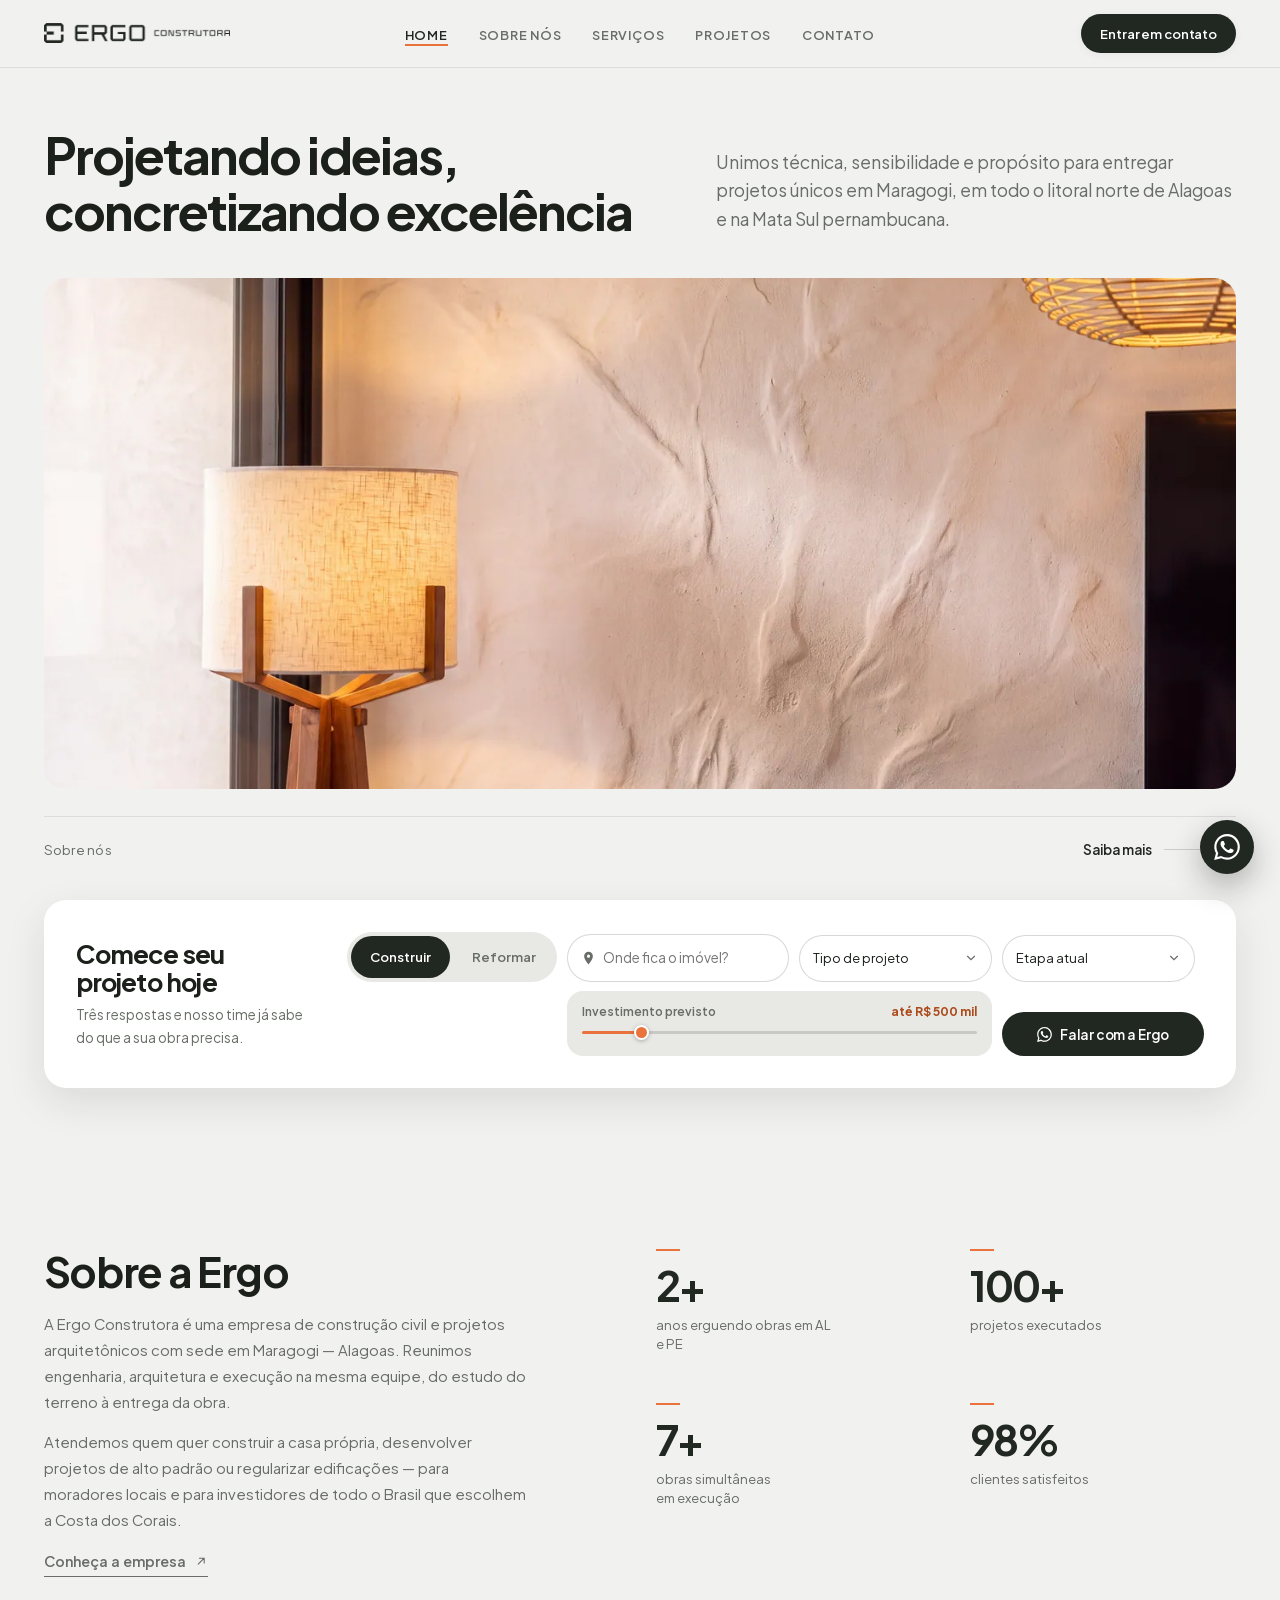
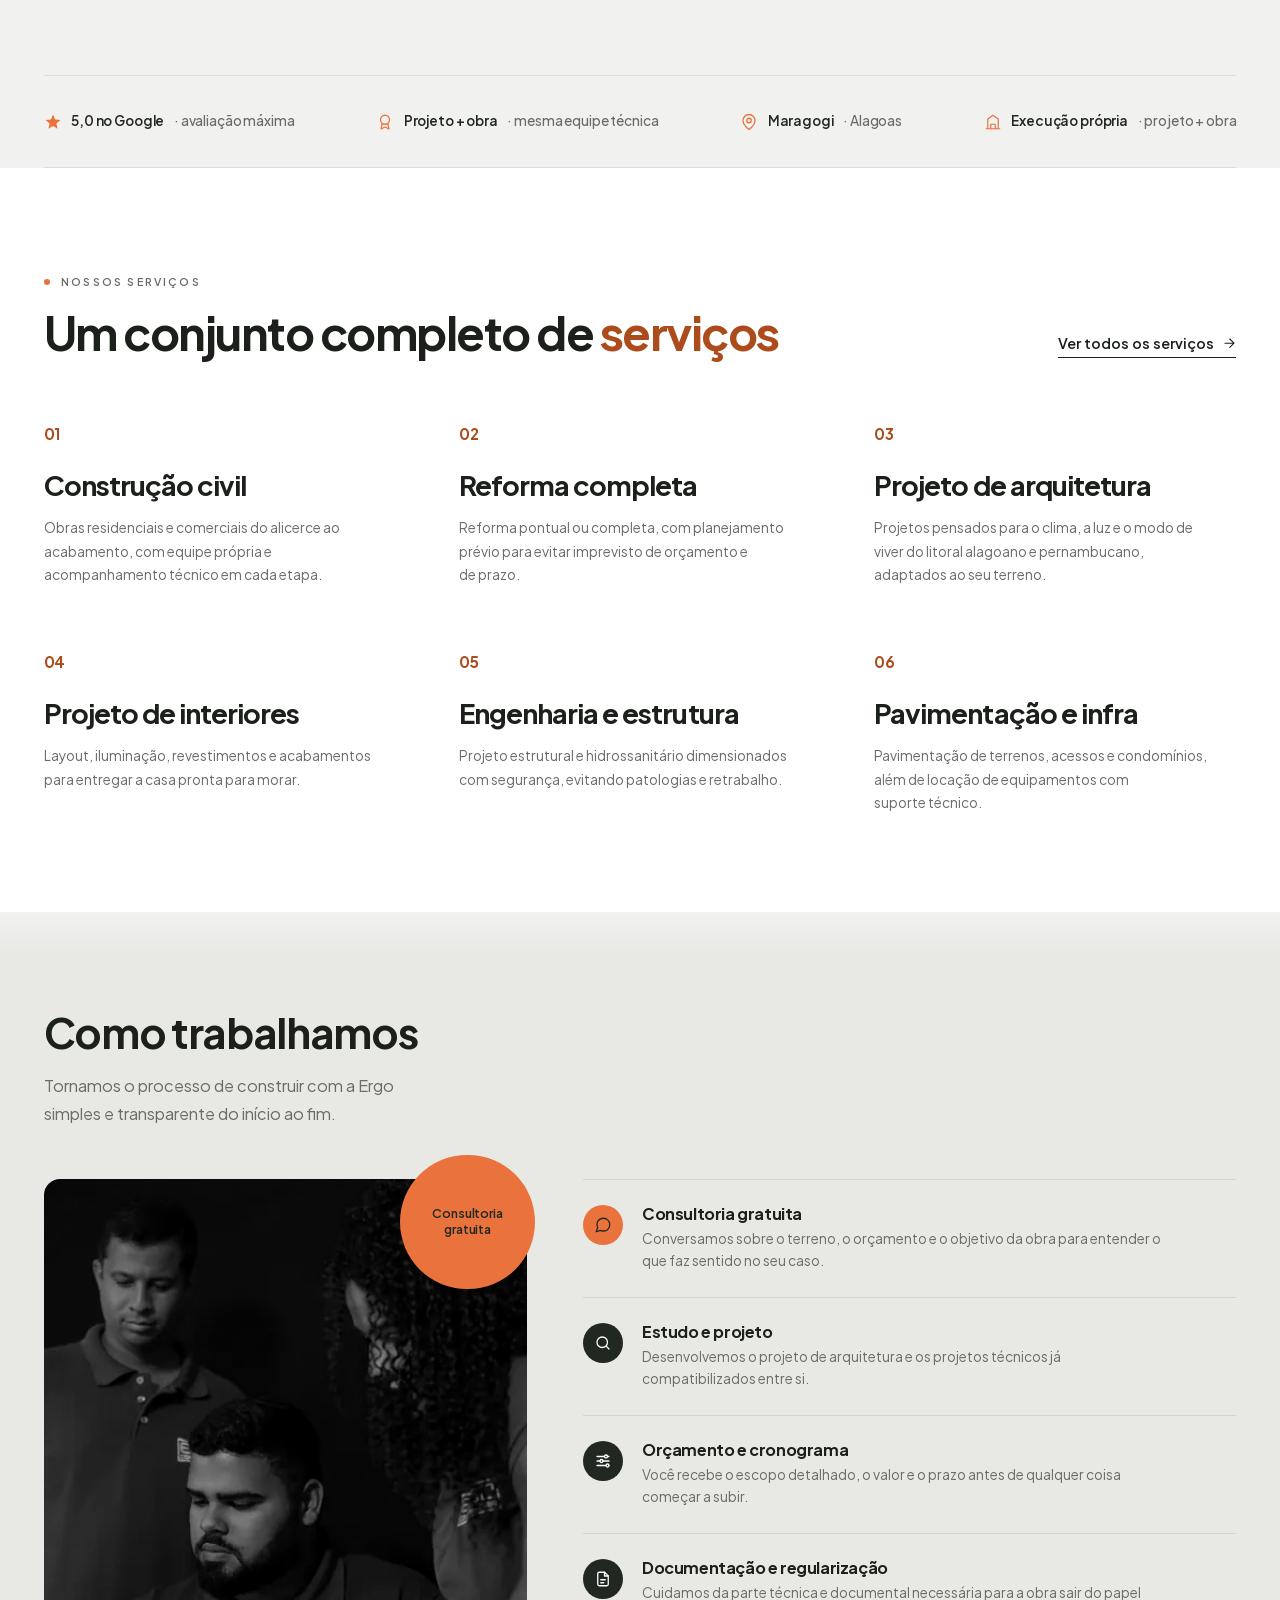
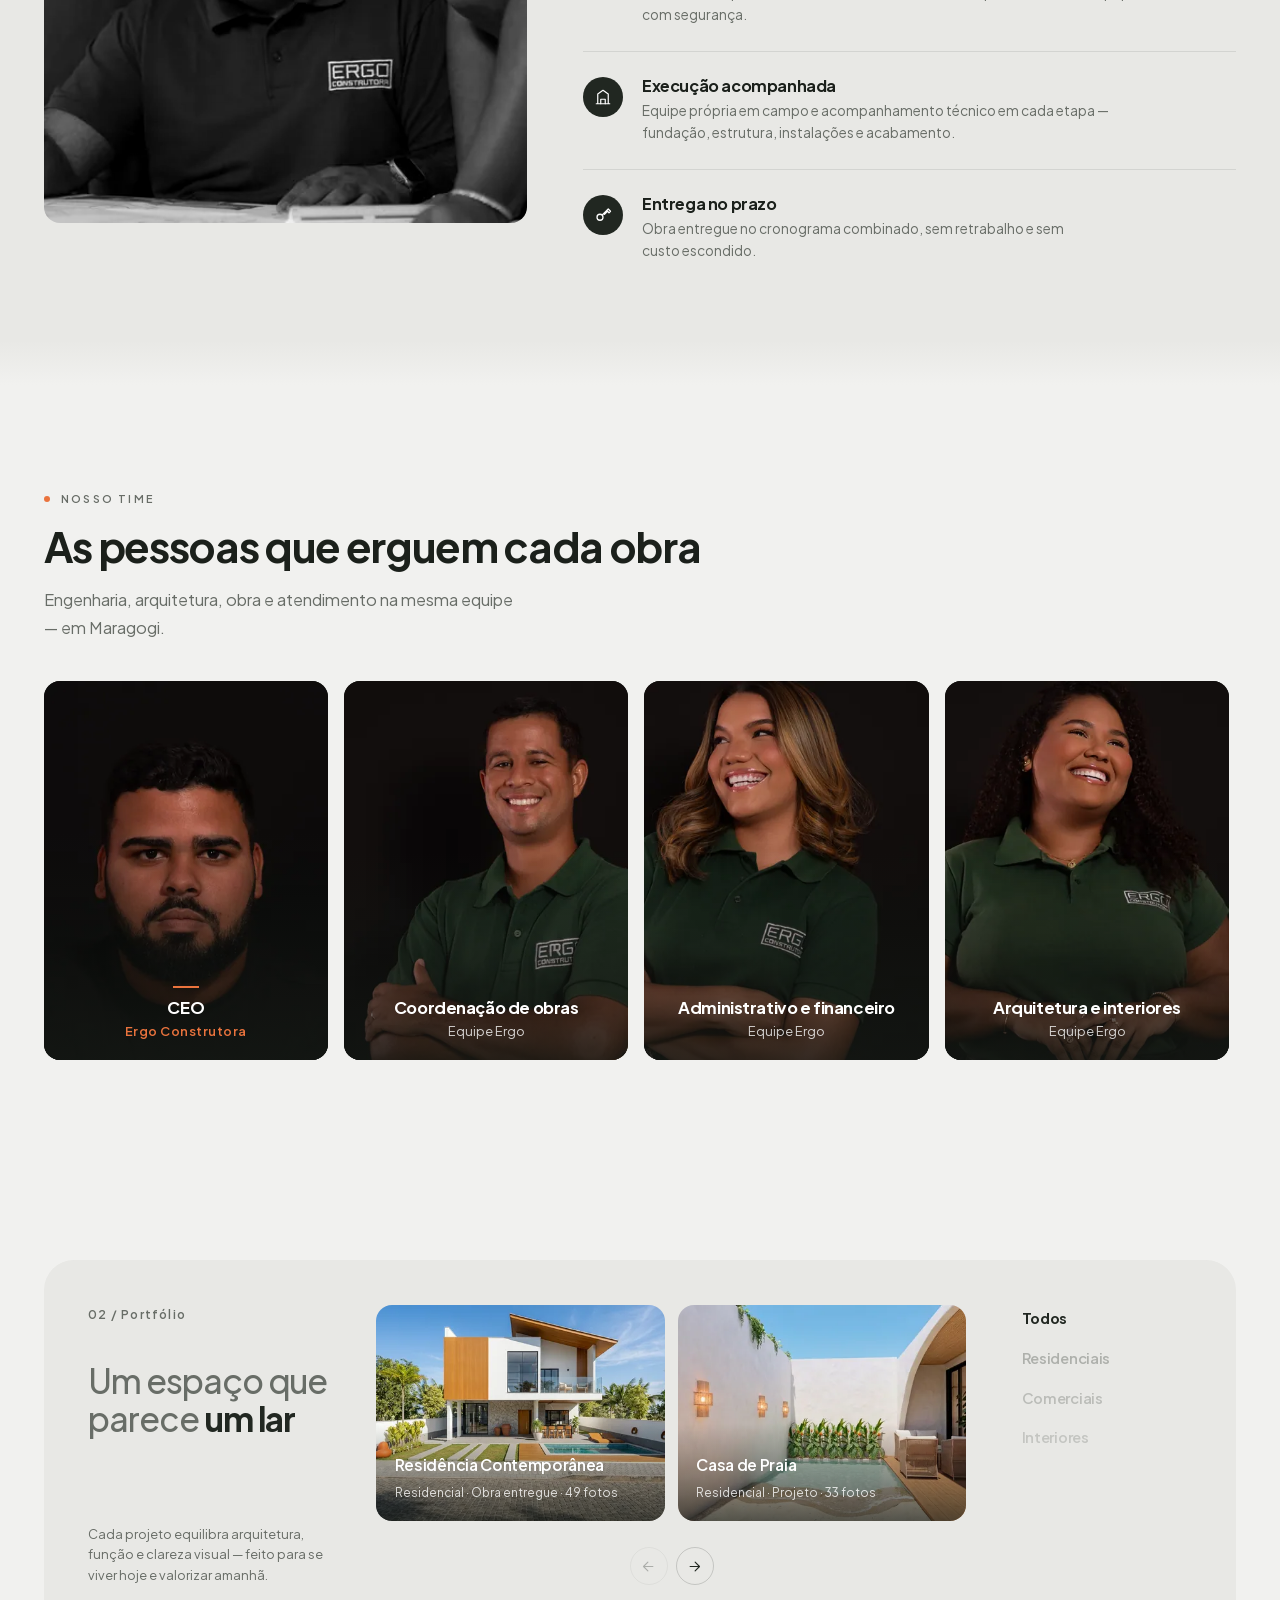
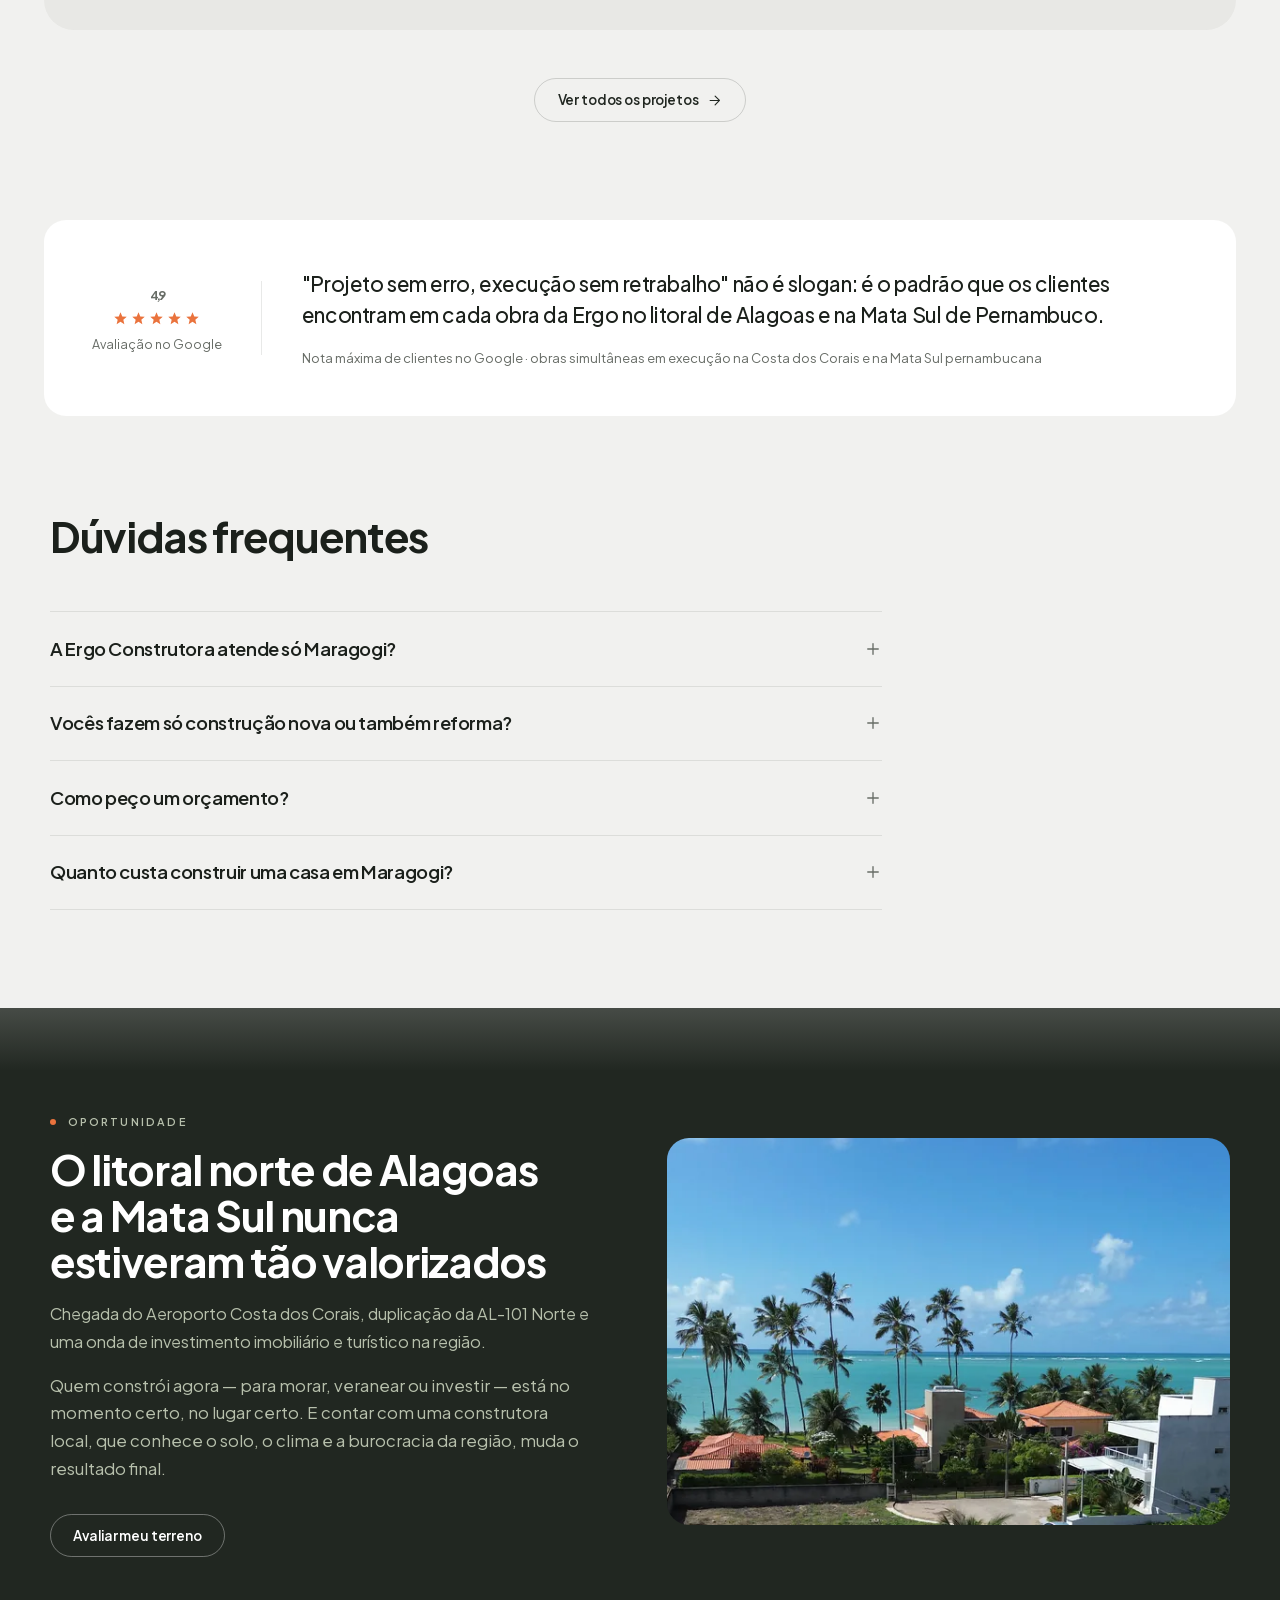
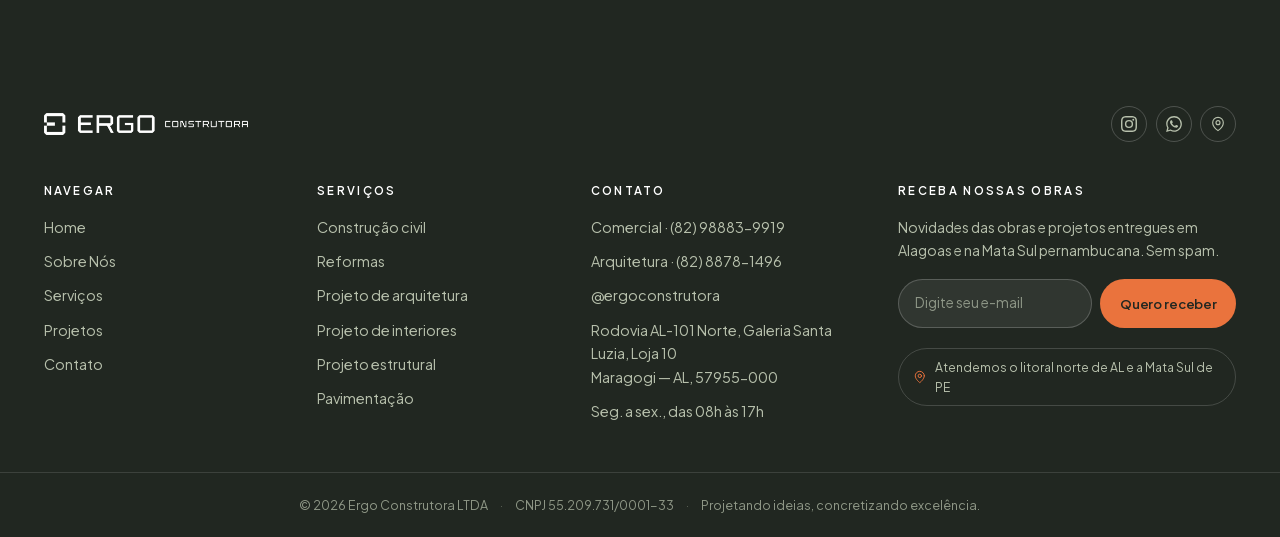
<file: site/index.html>
<!DOCTYPE html>
<html lang="pt-BR">
<head>
  <meta charset="utf-8">
  <meta name="viewport" content="width=device-width, initial-scale=1">
  <meta name="theme-color" content="#212721">
  <meta name="author" content="Ergo Construtora LTDA">
  <meta name="robots" content="index, follow, max-image-preview:large">
  <link rel="icon" href="assets/favicon/favicon.ico" sizes="any">
  <link rel="icon" href="assets/favicon/favicon.svg" type="image/svg+xml">
  <link rel="apple-touch-icon" href="assets/favicon/icon-180.png">
  <link rel="manifest" href="site.webmanifest">
  <link rel="preload" href="assets/fonts/jakarta-latin.woff2" as="font" type="font/woff2" crossorigin>
  <link rel="stylesheet" href="assets/css/style.css">
  <title>Ergo Construtora | Construção Civil e Reformas em Maragogi - AL</title>
  <meta name="description" content="Construtora em Maragogi: construção civil, reformas e projetos arquitetônicos no litoral norte de Alagoas e na Mata Sul pernambucana. Peça seu orçamento.">
  <link rel="canonical" href="https://www.ergoconstrutora.com.br/">

  <meta property="og:type" content="website">
  <meta property="og:locale" content="pt_BR">
  <meta property="og:site_name" content="Ergo Construtora">
  <meta property="og:title" content="Ergo Construtora | Construção Civil e Reformas em Maragogi - AL">
  <meta property="og:description" content="Construção civil, reformas e projetos arquitetônicos em Maragogi, na Costa dos Corais e na Mata Sul pernambucana.">
  <meta property="og:url" content="https://www.ergoconstrutora.com.br/">
  <meta property="og:image" content="https://www.ergoconstrutora.com.br/assets/img/og-ergo-construtora.jpg">
  <meta property="og:image:width" content="1200">
  <meta property="og:image:height" content="630">
  <meta name="twitter:card" content="summary_large_image">
  <meta name="twitter:title" content="Ergo Construtora | Construção Civil e Reformas em Maragogi - AL">
  <meta name="twitter:description" content="Construção civil, reformas e projetos em Maragogi, no litoral norte de Alagoas e na Mata Sul pernambucana.">
  <meta name="twitter:image" content="https://www.ergoconstrutora.com.br/assets/img/og-ergo-construtora.jpg">

  <link rel="preload" as="image" fetchpriority="high"
        href="assets/img/hero/hero-principal-2000.webp"
        imagesrcset="assets/img/hero/hero-principal-2000.webp 2000w, assets/img/hero/hero-principal-1400.webp 1400w, assets/img/hero/hero-principal-900.webp 900w"
        imagesizes="100vw">

  <script type="application/ld+json">
  {
    "@context": "https://schema.org",
    "@graph": [
      {
        "@type": "GeneralContractor",
        "@id": "https://www.ergoconstrutora.com.br/#organizacao",
        "name": "Ergo Construtora",
        "legalName": "Ergo Construtora LTDA",
        "alternateName": "Ergo Construtora Maragogi",
        "description": "Construtora em Maragogi/AL especializada em construção civil, reformas, pavimentação e projetos de arquitetura, interiores, estrutural e hidrossanitário no litoral norte de Alagoas e na Mata Sul pernambucana.",
        "url": "https://www.ergoconstrutora.com.br/",
        "logo": "https://www.ergoconstrutora.com.br/assets/img/logo-ergo-verde.png",
        "image": "https://www.ergoconstrutora.com.br/assets/img/og-ergo-construtora.jpg",
        "telephone": "+5582988839919",
        "slogan": "Projetando ideias, concretizando excelência.",
        "priceRange": "$$",
        "currenciesAccepted": "BRL",
        "address": {
          "@type": "PostalAddress",
          "streetAddress": "Rodovia AL-101 Norte, Galeria Santa Luzia, Loja 10",
          "addressLocality": "Maragogi",
          "addressRegion": "AL",
          "postalCode": "57955-000",
          "addressCountry": "BR"
        },
        "hasMap": "https://www.google.com/maps/search/?api=1&query=Galeria+Santa+Luzia%2C+Rodovia+AL-101+Norte%2C+Maragogi+-+AL",
        "openingHoursSpecification": [{
          "@type": "OpeningHoursSpecification",
          "dayOfWeek": ["Monday", "Tuesday", "Wednesday", "Thursday", "Friday"],
          "opens": "08:00", "closes": "17:00"
        }],
        "sameAs": ["https://www.instagram.com/ergoconstrutora/"],
        "areaServed": [
          { "@type": "City", "name": "Maragogi" },
          { "@type": "City", "name": "São Miguel dos Milagres" },
          { "@type": "City", "name": "Japaratinga" },
          { "@type": "City", "name": "Barreiros" },
          { "@type": "City", "name": "São José da Coroa Grande" },
          { "@type": "City", "name": "Tamandaré" },
          { "@type": "AdministrativeArea", "name": "Litoral Norte de Alagoas — Costa dos Corais" },
          { "@type": "AdministrativeArea", "name": "Mata Sul de Pernambuco" }
        ],
        "aggregateRating": { "@type": "AggregateRating", "ratingValue": "5", "reviewCount": "1", "bestRating": "5" },
        "hasOfferCatalog": {
          "@type": "OfferCatalog",
          "name": "Serviços da Ergo Construtora",
          "itemListElement": [
            { "@type": "Offer", "itemOffered": { "@type": "Service", "name": "Construção civil em Maragogi" } },
            { "@type": "Offer", "itemOffered": { "@type": "Service", "name": "Reforma residencial e comercial" } },
            { "@type": "Offer", "itemOffered": { "@type": "Service", "name": "Projeto de arquitetura" } },
            { "@type": "Offer", "itemOffered": { "@type": "Service", "name": "Projeto de interiores" } },
            { "@type": "Offer", "itemOffered": { "@type": "Service", "name": "Projeto estrutural" } },
            { "@type": "Offer", "itemOffered": { "@type": "Service", "name": "Projeto hidrossanitário" } },
            { "@type": "Offer", "itemOffered": { "@type": "Service", "name": "Pavimentação" } },
            { "@type": "Offer", "itemOffered": { "@type": "Service", "name": "Locação de equipamentos" } }
          ]
        }
      },
      {
        "@type": "WebSite",
        "@id": "https://www.ergoconstrutora.com.br/#site",
        "url": "https://www.ergoconstrutora.com.br/",
        "name": "Ergo Construtora",
        "inLanguage": "pt-BR",
        "publisher": { "@id": "https://www.ergoconstrutora.com.br/#organizacao" }
      },
      {
        "@type": "FAQPage",
        "mainEntity": [
          {
            "@type": "Question",
            "name": "A Ergo Construtora atende só Maragogi?",
            "acceptedAnswer": { "@type": "Answer", "text": "Nossa sede fica em Maragogi - AL, na Rodovia AL-101 Norte, e atuamos em toda a região do litoral norte de Alagoas e da Mata Sul pernambucana / Costa dos Corais, atendendo moradores locais e investidores de fora do estado." }
          },
          {
            "@type": "Question",
            "name": "Vocês fazem só construção nova ou também reforma?",
            "acceptedAnswer": { "@type": "Answer", "text": "Fazemos os dois: construção civil do zero e reforma (pontual ou completa), além de projetos de arquitetura, interiores, estrutural e hidrossanitário." }
          },
          {
            "@type": "Question",
            "name": "Como peço um orçamento para construir em Maragogi?",
            "acceptedAnswer": { "@type": "Answer", "text": "É só chamar no WhatsApp pelo botão do site ou no Instagram @ergoconstrutora que nosso time comercial atende diretamente, sem intermediários." }
          }
        ]
      }
    ]
  }
  </script>
</head>

<body>
  <svg xmlns="http://www.w3.org/2000/svg" style="display:none" aria-hidden="true" focusable="false">
  <symbol id="i-wa" viewBox="0 0 24 24"><path fill="currentColor" d="M17.47 14.38c-.3-.15-1.75-.86-2.02-.96-.27-.1-.47-.15-.67.15-.2.3-.77.96-.94 1.16-.17.2-.35.22-.64.07-.3-.15-1.25-.46-2.39-1.47-.88-.79-1.48-1.76-1.65-2.06-.17-.3-.02-.46.13-.61.13-.13.3-.35.45-.52.15-.17.2-.3.3-.5.1-.2.05-.37-.02-.52-.08-.15-.67-1.6-.92-2.2-.24-.58-.49-.5-.67-.51h-.57c-.2 0-.52.07-.79.37-.27.3-1.04 1.01-1.04 2.47s1.06 2.86 1.21 3.06c.15.2 2.1 3.2 5.08 4.49.71.3 1.26.49 1.69.63.71.22 1.36.19 1.87.12.57-.09 1.75-.72 2-1.41.25-.69.25-1.28.17-1.41-.07-.13-.27-.2-.57-.35M12.05 21.8h-.02a9.8 9.8 0 0 1-4.99-1.37l-.36-.21-3.71.97.99-3.62-.23-.37a9.79 9.79 0 0 1-1.5-5.22c0-5.4 4.4-9.8 9.82-9.8 2.62 0 5.08 1.03 6.93 2.88a9.74 9.74 0 0 1 2.87 6.93c0 5.41-4.4 9.81-9.8 9.81M20.52 3.45A11.68 11.68 0 0 0 12.05 0C5.55 0 .27 5.28.26 11.77c0 2.07.54 4.1 1.57 5.88L.16 24l6.5-1.7a11.74 11.74 0 0 0 5.39 1.37h.01c6.5 0 11.78-5.28 11.79-11.77 0-3.15-1.22-6.1-3.44-8.33"/></symbol>
  <symbol id="i-ig" viewBox="0 0 24 24"><path fill="currentColor" d="M12 2.16c3.2 0 3.58.01 4.85.07 1.17.05 1.8.25 2.23.41.56.22.96.48 1.38.9.42.42.68.82.9 1.38.16.42.36 1.06.41 2.23.06 1.27.07 1.65.07 4.85s-.01 3.58-.07 4.85c-.05 1.17-.25 1.8-.41 2.23-.22.56-.48.96-.9 1.38-.42.42-.82.68-1.38.9-.42.16-1.06.36-2.23.41-1.27.06-1.65.07-4.85.07s-3.58-.01-4.85-.07c-1.17-.05-1.8-.25-2.23-.41-.56-.22-.96-.48-1.38-.9-.42-.42-.68-.82-.9-1.38-.16-.42-.36-1.06-.41-2.23-.06-1.27-.07-1.65-.07-4.85s.01-3.58.07-4.85c.05-1.17.25-1.8.41-2.23.22-.56.48-.96.9-1.38.42-.42.82-.68 1.38-.9.42-.16 1.06-.36 2.23-.41 1.27-.06 1.65-.07 4.85-.07M12 0C8.74 0 8.33.01 7.05.07c-1.28.06-2.15.26-2.91.56-.79.3-1.46.72-2.13 1.38A5.9 5.9 0 0 0 .63 4.14c-.3.76-.5 1.63-.56 2.91C.01 8.33 0 8.74 0 12s.01 3.67.07 4.95c.06 1.28.26 2.15.56 2.91.3.79.72 1.46 1.38 2.13a5.9 5.9 0 0 0 2.13 1.38c.76.3 1.63.5 2.91.56C8.33 23.99 8.74 24 12 24s3.67-.01 4.95-.07c1.28-.06 2.15-.26 2.91-.56.79-.3 1.46-.72 2.13-1.38a5.9 5.9 0 0 0 1.38-2.13c.3-.76.5-1.63.56-2.91.06-1.28.07-1.69.07-4.95s-.01-3.67-.07-4.95c-.06-1.28-.26-2.15-.56-2.91a5.9 5.9 0 0 0-1.38-2.13A5.9 5.9 0 0 0 19.86.63c-.76-.3-1.63-.5-2.91-.56C15.67.01 15.26 0 12 0m0 5.84a6.16 6.16 0 1 0 0 12.32 6.16 6.16 0 0 0 0-12.32m0 10.16a4 4 0 1 1 0-8 4 4 0 0 1 0 8m7.85-10.4a1.44 1.44 0 1 1-2.88 0 1.44 1.44 0 0 1 2.88 0"/></symbol>
  <symbol id="i-pin" viewBox="0 0 24 24" fill="none" stroke="currentColor" stroke-width="1.7" stroke-linecap="round" stroke-linejoin="round"><path d="M20 10c0 6-8 12-8 12s-8-6-8-12a8 8 0 0 1 16 0Z"/><circle cx="12" cy="10" r="3"/></symbol>
  <symbol id="i-fone" viewBox="0 0 24 24" fill="none" stroke="currentColor" stroke-width="1.7" stroke-linecap="round" stroke-linejoin="round"><path d="M22 16.9v3a2 2 0 0 1-2.2 2 19.8 19.8 0 0 1-8.6-3.1 19.5 19.5 0 0 1-6-6A19.8 19.8 0 0 1 2.1 4.2 2 2 0 0 1 4.1 2h3a2 2 0 0 1 2 1.7c.1 1 .4 1.9.7 2.8a2 2 0 0 1-.5 2.1L8.1 9.9a16 16 0 0 0 6 6l1.3-1.3a2 2 0 0 1 2.1-.4c.9.3 1.8.6 2.8.7a2 2 0 0 1 1.7 2Z"/></symbol>
  <symbol id="i-clock" viewBox="0 0 24 24" fill="none" stroke="currentColor" stroke-width="1.7" stroke-linecap="round" stroke-linejoin="round"><circle cx="12" cy="12" r="9"/><path d="M12 7v5l3 2"/></symbol>
  <symbol id="i-star" viewBox="0 0 24 24"><path fill="currentColor" d="m12 17.3-6.16 3.7 1.64-7L2 9.24l7.19-.61L12 2l2.81 6.63 7.19.61-5.48 4.76 1.64 7z"/></symbol>
  <symbol id="i-check" viewBox="0 0 24 24" fill="none" stroke="currentColor" stroke-width="2" stroke-linecap="round" stroke-linejoin="round"><path d="M20 6 9 17l-5-5"/></symbol>
  <symbol id="i-arrow" viewBox="0 0 24 24" fill="none" stroke="currentColor" stroke-width="1.8" stroke-linecap="round" stroke-linejoin="round"><path d="M5 12h14m-6-7 7 7-7 7"/></symbol>
  <symbol id="i-arrow-up" viewBox="0 0 24 24" fill="none" stroke="currentColor" stroke-width="1.8" stroke-linecap="round" stroke-linejoin="round"><path d="M7 17 17 7M9 7h8v8"/></symbol>
  <symbol id="i-left" viewBox="0 0 24 24" fill="none" stroke="currentColor" stroke-width="1.8" stroke-linecap="round" stroke-linejoin="round"><path d="M19 12H5m6-7-7 7 7 7"/></symbol>
  <symbol id="i-right" viewBox="0 0 24 24" fill="none" stroke="currentColor" stroke-width="1.8" stroke-linecap="round" stroke-linejoin="round"><path d="M5 12h14m-6-7 7 7-7 7"/></symbol>
  <symbol id="i-close" viewBox="0 0 24 24" fill="none" stroke="currentColor" stroke-width="1.8" stroke-linecap="round"><path d="M18 6 6 18M6 6l12 12"/></symbol>
  <symbol id="i-plus" viewBox="0 0 24 24" fill="none" stroke="currentColor" stroke-width="1.8" stroke-linecap="round"><path d="M12 5v14M5 12h14"/></symbol>
  <symbol id="i-obra" viewBox="0 0 24 24" fill="none" stroke="currentColor" stroke-width="1.6" stroke-linecap="round" stroke-linejoin="round"><path d="M3 21h18M5 21V8l7-5 7 5v13"/><path d="M9 21v-6h6v6"/></symbol>
  <symbol id="i-reforma" viewBox="0 0 24 24" fill="none" stroke="currentColor" stroke-width="1.6" stroke-linecap="round" stroke-linejoin="round"><path d="M14.7 6.3a4 4 0 0 1 5.3 5.3l-8.4 8.4-4-4Z"/><path d="m3 21 3-1-2-2Z"/><path d="m15 9 1.5 1.5"/></symbol>
  <symbol id="i-arq" viewBox="0 0 24 24" fill="none" stroke="currentColor" stroke-width="1.6" stroke-linecap="round" stroke-linejoin="round"><path d="M3 20h18M6 20V9l6-5 6 5v11"/><path d="M10 20v-5h4v5M9 12h6"/></symbol>
  <symbol id="i-interior" viewBox="0 0 24 24" fill="none" stroke="currentColor" stroke-width="1.6" stroke-linecap="round" stroke-linejoin="round"><path d="M4 18v-6a2 2 0 0 1 2-2h12a2 2 0 0 1 2 2v6"/><path d="M2 18h20M6 10V7a2 2 0 0 1 2-2h8a2 2 0 0 1 2 2v3M6 18v2M18 18v2"/></symbol>
  <symbol id="i-estrutura" viewBox="0 0 24 24" fill="none" stroke="currentColor" stroke-width="1.6" stroke-linecap="round" stroke-linejoin="round"><path d="M4 21V6l8-3 8 3v15"/><path d="M4 11h16M4 16h16M12 3v18"/></symbol>
  <symbol id="i-agua" viewBox="0 0 24 24" fill="none" stroke="currentColor" stroke-width="1.6" stroke-linecap="round" stroke-linejoin="round"><path d="M12 2.7s6 6.3 6 10.3a6 6 0 0 1-12 0c0-4 6-10.3 6-10.3Z"/></symbol>
  <symbol id="i-pav" viewBox="0 0 24 24" fill="none" stroke="currentColor" stroke-width="1.6" stroke-linecap="round" stroke-linejoin="round"><path d="M3 8h18M3 16h18M3 4v16M21 4v16M9 8v8M15 8v8"/></symbol>
  <symbol id="i-maq" viewBox="0 0 24 24" fill="none" stroke="currentColor" stroke-width="1.6" stroke-linecap="round" stroke-linejoin="round"><circle cx="6" cy="18" r="2.5"/><circle cx="17" cy="18" r="2.5"/><path d="M4 15V9h6l3 6M10 9l4-5 4 3-3 4"/></symbol>
  <symbol id="i-mail" viewBox="0 0 24 24" fill="none" stroke="currentColor" stroke-width="1.7" stroke-linecap="round" stroke-linejoin="round"><rect x="3" y="5" width="18" height="14" rx="2"/><path d="m3 7 9 6 9-6"/></symbol>
  <symbol id="i-award" viewBox="0 0 24 24" fill="none" stroke="currentColor" stroke-width="1.7" stroke-linecap="round" stroke-linejoin="round"><circle cx="12" cy="9" r="6"/><path d="m8.2 14.3-1.4 7 5.2-2.6 5.2 2.6-1.4-7"/></symbol>
  <symbol id="i-pin-solid" viewBox="0 0 24 24"><path fill="currentColor" d="M12 2a7 7 0 0 0-7 7c0 5.25 7 13 7 13s7-7.75 7-13a7 7 0 0 0-7-7Zm0 9.5A2.5 2.5 0 1 1 12 6.5a2.5 2.5 0 0 1 0 5Z"/></symbol>
  <symbol id="i-chat" viewBox="0 0 24 24" fill="none" stroke="currentColor" stroke-width="1.7" stroke-linecap="round" stroke-linejoin="round"><path d="M21 11.5a8.4 8.4 0 0 1-.9 3.8 8.5 8.5 0 0 1-7.6 4.7 8.4 8.4 0 0 1-3.8-.9L3 21l1.9-5.7a8.4 8.4 0 0 1-.9-3.8 8.5 8.5 0 0 1 4.7-7.6 8.4 8.4 0 0 1 3.8-.9h.5a8.5 8.5 0 0 1 8 8v.5Z"/></symbol>
  <symbol id="i-search" viewBox="0 0 24 24" fill="none" stroke="currentColor" stroke-width="1.7" stroke-linecap="round"><circle cx="11" cy="11" r="7"/><path d="m20 20-3.5-3.5"/></symbol>
  <symbol id="i-sliders" viewBox="0 0 24 24" fill="none" stroke="currentColor" stroke-width="1.7" stroke-linecap="round"><path d="M4 6h10M18 6h2M4 12h4M12 12h8M4 18h12M20 18h0"/><circle cx="16" cy="6" r="2"/><circle cx="10" cy="12" r="2"/><circle cx="18" cy="18" r="2"/></symbol>
  <symbol id="i-doc" viewBox="0 0 24 24" fill="none" stroke="currentColor" stroke-width="1.7" stroke-linecap="round" stroke-linejoin="round"><path d="M14 3H7a2 2 0 0 0-2 2v14a2 2 0 0 0 2 2h10a2 2 0 0 0 2-2V8Z"/><path d="M14 3v5h5M9 13h6M9 17h4"/></symbol>
  <symbol id="i-key" viewBox="0 0 24 24" fill="none" stroke="currentColor" stroke-width="1.7" stroke-linecap="round" stroke-linejoin="round"><circle cx="8" cy="15" r="4"/><path d="m11 12 8-8 3 3-2 2-2-2-4 4"/></symbol>
  <symbol id="i-tools" viewBox="0 0 24 24" fill="none" stroke="currentColor" stroke-width="1.7" stroke-linecap="round" stroke-linejoin="round"><path d="M14.7 6.3a4 4 0 1 0 5 5L21 9l-2-6-3 3Z"/><path d="m13 10-8 8a2 2 0 1 0 3 3l8-8"/></symbol>
</svg>
  <a class="skip" href="#conteudo">Ir para o conteúdo</a>

  <div class="shell">
    <header class="header">
    <div class="wrap-wide header__inner">
      <a class="header__logo" href="index.html" aria-label="Ergo Construtora — página inicial">
        <img class="logo-dark" src="assets/img/logo-ergo-verde.webp" alt="Ergo Construtora" width="800" height="86">
        <img class="logo-light" src="assets/img/logo-ergo-branco.webp" alt="" aria-hidden="true" width="800" height="86">
      </a>
      <nav class="nav" aria-label="Navegação principal">
        <ul style="display:contents">
          <li><a href="index.html" aria-current="page">Home</a></li>
          <li><a href="sobre-nos.html">Sobre Nós</a></li>
          <li><a href="servicos.html">Serviços</a></li>
          <li><a href="projetos.html">Projetos</a></li>
          <li><a href="contato.html">Contato</a></li>
        </ul>
      </nav>
      <div class="header__actions">
        <a class="btn btn--light btn--sm" href="https://wa.me/5582988839919?text=Ol%C3%A1!%20Vim%20pelo%20site%20da%20Ergo%20Construtora%20e%20quero%20falar%20sobre%20um%20projeto." target="_blank" rel="noopener">Entrar em contato</a>
        <button class="burger" type="button" aria-expanded="false" aria-controls="menu-mobile" aria-label="Abrir menu">
          <span></span><span></span><span></span>
        </button>
      </div>
    </div>
  </header>

  <div class="mobile-menu" id="menu-mobile">
    <button class="mobile-menu__close" type="button" aria-label="Fechar menu"><svg aria-hidden="true"><use href="#i-close"></use></svg></button>
    <nav aria-label="Navegação mobile">
      <ul>
        <li><a href="index.html" aria-current="page">Home</a></li>
        <li><a href="sobre-nos.html">Sobre Nós</a></li>
        <li><a href="servicos.html">Serviços</a></li>
        <li><a href="projetos.html">Projetos</a></li>
        <li><a href="contato.html">Contato</a></li>
        <li><a class="btn btn--light" href="https://wa.me/5582988839919" target="_blank" rel="noopener"><svg aria-hidden="true"><use href="#i-wa"></use></svg> Falar no WhatsApp</a></li>
      </ul>
    </nav>
    <div class="mobile-menu__meta">
      <a href="tel:+5582988839919">(82) 98883-9919</a>
      <span>Rod. AL-101 Norte, Galeria Santa Luzia, Loja 10 — Maragogi/AL</span>
      <span>Seg. a sex., 08h às 17h</span>
    </div>
  </div>

    <main id="conteudo">

      <!-- ============ HERO (formato do mockup) ============ -->
      <section class="hero4">
        <div class="wrap-wide">
          <div class="hero4__top">
            <h1>Projetando ideias,<br>concretizando excelência</h1>
            <p>Unimos técnica, sensibilidade e propósito para entregar projetos únicos em Maragogi, em todo o litoral norte de Alagoas e na Mata Sul pernambucana.</p>
          </div>

          <div class="hero4__media">
            <img src="assets/img/hero/hero-principal-2000.webp" srcset="assets/img/hero/hero-principal-2000.webp 2000w, assets/img/hero/hero-principal-1400.webp 1400w, assets/img/hero/hero-principal-900.webp 900w" sizes="100vw" width="2000" height="1116" alt="Ambiente de alto padrão executado pela Ergo Construtora em Maragogi, litoral norte de Alagoas" fetchpriority="high" decoding="async">
          </div>

          <div class="hero4__foot">
            <span>Sobre nós</span>
            <a class="hero4__more" href="sobre-nos.html">Saiba mais <i aria-hidden="true"></i></a>
          </div>
        </div>
      </section>

      <!-- ============ BRIEFING RÁPIDO ============ -->
      <section class="section--sm" style="padding-top:0">
        <div class="wrap-wide">
          <div class="brief" data-reveal>
            <div class="brief__head">
              <h2>Comece seu projeto hoje</h2>
              <p>Três respostas e nosso time já sabe do que a sua obra precisa.</p>
            </div>

            <form class="brief__form" id="briefing">
              <div class="brief__tabs" role="group" aria-label="Tipo de obra">
                <button type="button" data-tab="Construir" aria-pressed="true">Construir</button>
                <button type="button" data-tab="Reformar" aria-pressed="false">Reformar</button>
              </div>

              <div class="sfield sfield--pin">
                <svg aria-hidden="true"><use href="#i-pin-solid"></use></svg>
                <label class="sr-only" for="b-local">Onde fica o imóvel</label>
                <input type="text" id="b-local" name="local" placeholder="Onde fica o imóvel?" autocomplete="off">
              </div>

              <div class="sfield">
                <label class="sr-only" for="b-tipo">Tipo de projeto</label>
                <select id="b-tipo" name="tipo">
                  <option value="">Tipo de projeto</option>
                  <option>Casa residencial</option>
                  <option>Casa de praia / veraneio</option>
                  <option>Imóvel para investimento</option>
                  <option>Projeto comercial</option>
                  <option>Projeto de interiores</option>
                  <option>Pavimentação / infra</option>
                </select>
              </div>

              <div class="sfield">
                <label class="sr-only" for="b-etapa">Etapa atual</label>
                <select id="b-etapa" name="etapa">
                  <option value="">Etapa atual</option>
                  <option>Só tenho o terreno</option>
                  <option>Projeto pronto</option>
                  <option>Obra em andamento</option>
                  <option>Ainda estou avaliando</option>
                </select>
              </div>

              <div class="range">
                <div class="range__labels">
                  <span>Investimento previsto</span>
                  <b id="b-valor-label">até R$ 500 mil</b>
                </div>
                <input type="range" id="b-valor" name="valor" min="100" max="3000" step="100" value="500"
                       aria-label="Investimento previsto, em milhares de reais">
              </div>

              <button class="btn btn--dark" type="submit">
                <svg aria-hidden="true"><use href="#i-wa"></use></svg> Falar com a Ergo
              </button>
            </form>
          </div>
        </div>
      </section>

      <!-- ============ SOBRE NÓS + NÚMEROS ============ -->
      <section class="section">
        <div class="wrap-wide">
          <div class="about">
            <div class="about__text" data-reveal>
              <h2>Sobre a Ergo</h2>
              <p class="mt-1">A Ergo Construtora é uma empresa de construção civil e projetos arquitetônicos com sede em Maragogi — Alagoas. Reunimos engenharia, arquitetura e execução na mesma equipe, do estudo do terreno à entrega da obra.</p>
              <p>Atendemos quem quer construir a casa própria, desenvolver projetos de alto padrão ou regularizar edificações — para moradores locais e para investidores de todo o Brasil que escolhem a Costa dos Corais.</p>
              <p class="mt-1"><a class="link-u" href="sobre-nos.html">Conheça a empresa <svg aria-hidden="true"><use href="#i-arrow-up"></use></svg></a></p>
            </div>

            <div class="numbers" data-stagger>
              <div>
                <p class="numbers__n"><span data-count="2" data-suffix="+">2+</span></p>
                <p class="numbers__l">anos erguendo obras em AL e PE</p>
              </div>
              <div>
                <p class="numbers__n"><span data-count="100" data-suffix="+">100+</span></p>
                <p class="numbers__l">projetos executados</p>
              </div>
              <div>
                <p class="numbers__n"><span data-count="7" data-suffix="+">7+</span></p>
                <p class="numbers__l">obras simultâneas em execução</p>
              </div>
              <div>
                <p class="numbers__n"><span data-count="98" data-suffix="%">98%</span></p>
                <p class="numbers__l">clientes satisfeitos</p>
              </div>
            </div>
          </div>
        </div>
      </section>

      <!-- ============ CREDENCIAIS ============ -->
      <section class="section--sm" style="padding-block:0">
        <div class="wrap-wide">
          <div class="creds" data-stagger>
            <p class="cred"><svg aria-hidden="true"><use href="#i-star"></use></svg> 5,0 no Google <span>· avaliação máxima</span></p>
            <p class="cred"><svg aria-hidden="true"><use href="#i-award"></use></svg> Projeto + obra <span>· mesma equipe técnica</span></p>
            <p class="cred"><svg aria-hidden="true"><use href="#i-pin"></use></svg> Maragogi <span>· Alagoas</span></p>
            <p class="cred"><svg aria-hidden="true"><use href="#i-obra"></use></svg> Execução própria <span>· projeto + obra</span></p>
          </div>
        </div>
      </section>

      <!-- ============ SERVIÇOS (GRADE NUMERADA) ============ -->
      <section class="section section--white">
        <div class="wrap-wide">
          <div class="svc-head" data-reveal>
            <div>
              <p class="eyebrow">Nossos serviços</p>
              <h2>Um conjunto completo de <em>serviços</em></h2>
            </div>
            <a class="link-u" href="servicos.html">Ver todos os serviços <svg aria-hidden="true"><use href="#i-arrow"></use></svg></a>
          </div>

          <div class="svc-grid" data-stagger>
            <a class="svc-item" href="servicos.html#construcao-civil">
              <span class="svc-item__num">01</span>
              <h3>Construção civil</h3>
              <p>Obras residenciais e comerciais do alicerce ao acabamento, com equipe própria e acompanhamento técnico em cada etapa.</p>
            </a>
            <a class="svc-item" href="servicos.html#reforma">
              <span class="svc-item__num">02</span>
              <h3>Reforma completa</h3>
              <p>Reforma pontual ou completa, com planejamento prévio para evitar imprevisto de orçamento e de prazo.</p>
            </a>
            <a class="svc-item" href="servicos.html#projeto-arquitetura">
              <span class="svc-item__num">03</span>
              <h3>Projeto de arquitetura</h3>
              <p>Projetos pensados para o clima, a luz e o modo de viver do litoral alagoano e pernambucano, adaptados ao seu terreno.</p>
            </a>
            <a class="svc-item" href="servicos.html#projeto-interiores">
              <span class="svc-item__num">04</span>
              <h3>Projeto de interiores</h3>
              <p>Layout, iluminação, revestimentos e acabamentos para entregar a casa pronta para morar.</p>
            </a>
            <a class="svc-item" href="servicos.html#projeto-estrutural">
              <span class="svc-item__num">05</span>
              <h3>Engenharia e estrutura</h3>
              <p>Projeto estrutural e hidrossanitário dimensionados com segurança, evitando patologias e retrabalho.</p>
            </a>
            <a class="svc-item" href="servicos.html#pavimentacao">
              <span class="svc-item__num">06</span>
              <h3>Pavimentação e infra</h3>
              <p>Pavimentação de terrenos, acessos e condomínios, além de locação de equipamentos com suporte técnico.</p>
            </a>
          </div>
        </div>
      </section>

      <!-- ============ COMO TRABALHAMOS ============ -->
      <section class="section section--soft">
        <div class="wrap-wide">
          <div class="sec-head" data-reveal>
            <h2>Como trabalhamos</h2>
            <p class="lead mt-1" style="max-width:34ch">Tornamos o processo de construir com a Ergo simples e transparente do início ao fim.</p>
          </div>

          <div class="how">
            <div class="how__figure bw" data-reveal>
              <div class="how__media">
                <img src="assets/img/equipe/equipe-processo-1000.webp" srcset="assets/img/equipe/equipe-processo-1000.webp 1000w, assets/img/equipe/equipe-processo-700.webp 700w, assets/img/equipe/equipe-processo-450.webp 450w" sizes="(min-width: 64rem) 32vw, 92vw" width="1000" height="1333" alt="Equipe da Ergo Construtora analisando o projeto de uma obra em Maragogi" loading="lazy" decoding="async">
              </div>
              <p class="how__seal">Consultoria<br>gratuita</p>
            </div>

            <ul class="steps-list" data-stagger>
              <li>
                <span class="steps-list__ic"><svg aria-hidden="true"><use href="#i-chat"></use></svg></span>
                <div>
                  <h3>Consultoria gratuita</h3>
                  <p>Conversamos sobre o terreno, o orçamento e o objetivo da obra para entender o que faz sentido no seu caso.</p>
                </div>
              </li>
              <li>
                <span class="steps-list__ic"><svg aria-hidden="true"><use href="#i-search"></use></svg></span>
                <div>
                  <h3>Estudo e projeto</h3>
                  <p>Desenvolvemos o projeto de arquitetura e os projetos técnicos já compatibilizados entre si.</p>
                </div>
              </li>
              <li>
                <span class="steps-list__ic"><svg aria-hidden="true"><use href="#i-sliders"></use></svg></span>
                <div>
                  <h3>Orçamento e cronograma</h3>
                  <p>Você recebe o escopo detalhado, o valor e o prazo antes de qualquer coisa começar a subir.</p>
                </div>
              </li>
              <li>
                <span class="steps-list__ic"><svg aria-hidden="true"><use href="#i-doc"></use></svg></span>
                <div>
                  <h3>Documentação e regularização</h3>
                  <p>Cuidamos da parte técnica e documental necessária para a obra sair do papel com segurança.</p>
                </div>
              </li>
              <li>
                <span class="steps-list__ic"><svg aria-hidden="true"><use href="#i-obra"></use></svg></span>
                <div>
                  <h3>Execução acompanhada</h3>
                  <p>Equipe própria em campo e acompanhamento técnico em cada etapa — fundação, estrutura, instalações e acabamento.</p>
                </div>
              </li>
              <li style="border-bottom:0">
                <span class="steps-list__ic"><svg aria-hidden="true"><use href="#i-key"></use></svg></span>
                <div>
                  <h3>Entrega no prazo</h3>
                  <p>Obra entregue no cronograma combinado, sem retrabalho e sem custo escondido.</p>
                </div>
              </li>
            </ul>
          </div>
        </div>
      </section>


      <!-- ============ EQUIPE ============ -->
      <section class="section">
        <div class="wrap-wide">
          <div class="team">
            <div class="team__head" data-reveal>
              <div>
                <p class="eyebrow">Nosso time</p>
                <h2 class="mw-46">As pessoas que erguem cada obra</h2>
                <p class="lead mt-1" style="max-width:44ch">Engenharia, arquitetura, obra e atendimento na mesma equipe — em Maragogi.</p>
              </div>
              <div class="cat__nav" style="margin-top:0">
                <button type="button" data-carousel-prev aria-label="Ver integrantes anteriores"><svg aria-hidden="true"><use href="#i-left"></use></svg></button>
                <button type="button" class="is-primary" data-carousel-next aria-label="Ver próximos integrantes"><svg aria-hidden="true"><use href="#i-right"></use></svg></button>
              </div>
            </div>

            <div class="team__track" data-carousel data-stagger>
              <article class="team-card team-card--ceo">
            <img src="assets/img/equipe/equipe-ceo-900.webp" srcset="assets/img/equipe/equipe-ceo-900.webp 900w, assets/img/equipe/equipe-ceo-600.webp 600w, assets/img/equipe/equipe-ceo-400.webp 400w" sizes="(min-width: 64rem) 24vw, (min-width: 48rem) 45vw, 74vw" width="900" height="1200" alt="CEO — CEO da Ergo Construtora em Maragogi, Alagoas" loading="lazy" decoding="async">
            <div class="team-card__body">
              <h3>CEO</h3>
              <p>Ergo Construtora</p>
            </div>
          </article>
          <article class="team-card">
            <img src="assets/img/equipe/equipe-membro-01-900.webp" srcset="assets/img/equipe/equipe-membro-01-900.webp 900w, assets/img/equipe/equipe-membro-01-600.webp 600w, assets/img/equipe/equipe-membro-01-400.webp 400w" sizes="(min-width: 64rem) 24vw, (min-width: 48rem) 45vw, 74vw" width="900" height="1200" alt="Coordenação de obras — Coordenação de obras da Ergo Construtora em Maragogi, Alagoas" loading="lazy" decoding="async">
            <div class="team-card__body">
              <h3>Coordenação de obras</h3>
              <p>Equipe Ergo</p>
            </div>
          </article>
          <article class="team-card">
            <img src="assets/img/equipe/equipe-membro-03-900.webp" srcset="assets/img/equipe/equipe-membro-03-900.webp 900w, assets/img/equipe/equipe-membro-03-600.webp 600w, assets/img/equipe/equipe-membro-03-400.webp 400w" sizes="(min-width: 64rem) 24vw, (min-width: 48rem) 45vw, 74vw" width="900" height="1200" alt="Administrativo e financeiro — Administrativo e financeiro da Ergo Construtora em Maragogi, Alagoas" loading="lazy" decoding="async">
            <div class="team-card__body">
              <h3>Administrativo e financeiro</h3>
              <p>Equipe Ergo</p>
            </div>
          </article>
          <article class="team-card">
            <img src="assets/img/equipe/equipe-membro-04-900.webp" srcset="assets/img/equipe/equipe-membro-04-900.webp 900w, assets/img/equipe/equipe-membro-04-600.webp 600w, assets/img/equipe/equipe-membro-04-400.webp 400w" sizes="(min-width: 64rem) 24vw, (min-width: 48rem) 45vw, 74vw" width="900" height="1200" alt="Arquitetura e interiores — Arquitetura e interiores da Ergo Construtora em Maragogi, Alagoas" loading="lazy" decoding="async">
            <div class="team-card__body">
              <h3>Arquitetura e interiores</h3>
              <p>Equipe Ergo</p>
            </div>
          </article>
            </div>
          </div>
        </div>
      </section>

      <!-- ============ CATÁLOGO DE PROJETOS ============ -->
      <section class="section" id="projetos">
        <div class="wrap-wide">
          <div class="catalog" data-reveal>
            <div class="catalog__left">
              <span class="catalog__num">02 / Portfólio</span>
              <h2>Um espaço que parece <b>um lar</b></h2>
              <p class="catalog__desc">Cada projeto equilibra arquitetura, função e clareza visual — feito para se viver hoje e valorizar amanhã.</p>
            </div>

            <div class="catalog__slider">
              <div class="catalog__track" data-catalog-track>
                <a class="catalog__slide" href="projetos.html#residencia-contemporanea" data-cats="residencial,entregues" aria-label="Ver Residência Contemporânea — 49 imagens">
              <img src="assets/img/residencia-contemporanea/residencia-contemporanea-01-1000.webp" srcset="assets/img/residencia-contemporanea/residencia-contemporanea-01-1600.webp 1376w, assets/img/residencia-contemporanea/residencia-contemporanea-01-1000.webp 1000w, assets/img/residencia-contemporanea/residencia-contemporanea-01-600.webp 600w" sizes="(min-width: 64rem) 28vw, (min-width: 44rem) 44vw, 84vw" width="1376" height="768" alt="Residência Contemporânea — projeto da Ergo Construtora em Maragogi, Alagoas" loading="lazy" decoding="async">
              <span class="catalog__cap"><b>Residência Contemporânea</b><span>Residencial · Obra entregue · 49 fotos</span></span>
            </a>
                <a class="catalog__slide" href="projetos.html#casa-de-praia" data-cats="residencial,praia" aria-label="Ver Casa de Praia — 33 imagens">
              <img src="assets/img/casa-de-praia/casa-de-praia-18-1000.webp" srcset="assets/img/casa-de-praia/casa-de-praia-18-1600.webp 1376w, assets/img/casa-de-praia/casa-de-praia-18-1000.webp 1000w, assets/img/casa-de-praia/casa-de-praia-18-600.webp 600w" sizes="(min-width: 64rem) 28vw, (min-width: 44rem) 44vw, 84vw" width="1376" height="768" alt="Casa de Praia — projeto da Ergo Construtora em Maragogi, Alagoas" loading="lazy" decoding="async">
              <span class="catalog__cap"><b>Casa de Praia</b><span>Residencial · Projeto · 33 fotos</span></span>
            </a>
                <a class="catalog__slide" href="projetos.html#delicatessen" data-cats="comercial" aria-label="Ver Delicatessen — 16 imagens">
              <img src="assets/img/delicatessen/delicatessen-05-1000.webp" srcset="assets/img/delicatessen/delicatessen-05-1600.webp 1600w, assets/img/delicatessen/delicatessen-05-1000.webp 1000w, assets/img/delicatessen/delicatessen-05-600.webp 600w" sizes="(min-width: 64rem) 28vw, (min-width: 44rem) 44vw, 84vw" width="1600" height="899" alt="Delicatessen — projeto da Ergo Construtora em Maragogi, Alagoas" loading="lazy" decoding="async">
              <span class="catalog__cap"><b>Delicatessen</b><span>Comercial · Projeto · 16 fotos</span></span>
            </a>
                <a class="catalog__slide" href="projetos.html#dolce-by-dulce" data-cats="comercial,interiores" aria-label="Ver Dolce by Dulce — 6 imagens">
              <img src="assets/img/dolce-by-dulce/dolce-by-dulce-01-1000.webp" srcset="assets/img/dolce-by-dulce/dolce-by-dulce-01-1600.webp 1600w, assets/img/dolce-by-dulce/dolce-by-dulce-01-1000.webp 1000w, assets/img/dolce-by-dulce/dolce-by-dulce-01-600.webp 600w" sizes="(min-width: 64rem) 28vw, (min-width: 44rem) 44vw, 84vw" width="1600" height="1073" alt="Dolce by Dulce — projeto da Ergo Construtora em Maragogi, Alagoas" loading="lazy" decoding="async">
              <span class="catalog__cap"><b>Dolce by Dulce</b><span>Comercial · Interiores · 6 fotos</span></span>
            </a>
                <a class="catalog__slide" href="projetos.html#escritorio-ergo" data-cats="interiores,entregues" aria-label="Ver Escritório Ergo — 6 imagens">
              <img src="assets/img/escritorio-ergo/escritorio-ergo-01-1000.webp" srcset="assets/img/escritorio-ergo/escritorio-ergo-01-1600.webp 1600w, assets/img/escritorio-ergo/escritorio-ergo-01-1000.webp 1000w, assets/img/escritorio-ergo/escritorio-ergo-01-600.webp 600w" sizes="(min-width: 64rem) 28vw, (min-width: 44rem) 44vw, 84vw" width="1600" height="1073" alt="Escritório Ergo — projeto da Ergo Construtora em Maragogi, Alagoas" loading="lazy" decoding="async">
              <span class="catalog__cap"><b>Escritório Ergo</b><span>Sede da Ergo · Interiores · 6 fotos</span></span>
            </a>
              </div>
              <div class="catalog__nav">
                <button type="button" data-catalog-prev aria-label="Projetos anteriores"><svg aria-hidden="true"><use href="#i-left"></use></svg></button>
                <button type="button" data-catalog-next aria-label="Próximos projetos"><svg aria-hidden="true"><use href="#i-right"></use></svg></button>
              </div>
            </div>

            <div class="catalog__cats" role="group" aria-label="Filtrar projetos por tipo">
              <button type="button" data-cat="todos" aria-pressed="true">Todos</button>
              <button type="button" data-cat="residencial" aria-pressed="false">Residenciais</button>
              <button type="button" data-cat="comercial" aria-pressed="false">Comerciais</button>
              <button type="button" data-cat="interiores" aria-pressed="false">Interiores</button>
            </div>
          </div>

          <p class="mt-3 center" data-reveal><a class="btn btn--outline" href="projetos.html">Ver todos os projetos <svg aria-hidden="true"><use href="#i-arrow"></use></svg></a></p>
        </div>
      </section>

      <!-- ============ AVALIAÇÃO ============ -->
      <section class="section" style="padding-top:0">
        <div class="wrap-wide">
          <div class="review" data-reveal>
            <div class="review__score">
              <b><span data-count="5.0">5,0</span></b>
              <div class="review__stars" aria-hidden="true">
                <svg><use href="#i-star"></use></svg><svg><use href="#i-star"></use></svg><svg><use href="#i-star"></use></svg><svg><use href="#i-star"></use></svg><svg><use href="#i-star"></use></svg>
              </div>
              <span>Avaliação no Google</span>
            </div>
            <div>
              <p class="review__text">"Projeto sem erro, execução sem retrabalho" não é slogan: é o padrão que os clientes encontram em cada obra da Ergo no litoral de Alagoas e na Mata Sul de Pernambuco.</p>
              <p class="review__meta">Nota máxima de clientes no Google · obras simultâneas em execução na Costa dos Corais e na Mata Sul pernambucana</p>
            </div>
          </div>
        </div>
      </section>

      <!-- ============ FAQ ============ -->
      <section class="section" style="padding-top:0">
        <div class="wrap">
          <div class="sec-head" data-reveal>
            <h2>Dúvidas frequentes</h2>
          </div>
          <div class="faq" data-reveal data-reveal-delay="1">
            <div class="faq__item">
              <button class="faq__q" type="button" aria-expanded="false" aria-controls="faq-1" id="faq-b1">
                A Ergo Construtora atende só Maragogi?
                <svg aria-hidden="true"><use href="#i-plus"></use></svg>
              </button>
              <div class="faq__a" id="faq-1" role="region" aria-labelledby="faq-b1">
                <div><p>Nossa sede fica em Maragogi - AL, na Rodovia AL-101 Norte, e atuamos em toda a região do litoral norte de Alagoas e da Mata Sul pernambucana / Costa dos Corais, atendendo moradores locais e investidores de fora do estado.</p></div>
              </div>
            </div>
            <div class="faq__item">
              <button class="faq__q" type="button" aria-expanded="false" aria-controls="faq-2" id="faq-b2">
                Vocês fazem só construção nova ou também reforma?
                <svg aria-hidden="true"><use href="#i-plus"></use></svg>
              </button>
              <div class="faq__a" id="faq-2" role="region" aria-labelledby="faq-b2">
                <div><p>Fazemos os dois: construção civil do zero e reforma (pontual ou completa), além de projetos de arquitetura, interiores, estrutural e hidrossanitário.</p></div>
              </div>
            </div>
            <div class="faq__item">
              <button class="faq__q" type="button" aria-expanded="false" aria-controls="faq-3" id="faq-b3">
                Como peço um orçamento?
                <svg aria-hidden="true"><use href="#i-plus"></use></svg>
              </button>
              <div class="faq__a" id="faq-3" role="region" aria-labelledby="faq-b3">
                <div><p>É só chamar no WhatsApp pelo botão do site ou no Instagram <a href="https://www.instagram.com/ergoconstrutora/" target="_blank" rel="noopener" style="text-decoration:underline">@ergoconstrutora</a> que nosso time comercial te atende diretamente.</p></div>
              </div>
            </div>
            <div class="faq__item">
              <button class="faq__q" type="button" aria-expanded="false" aria-controls="faq-4" id="faq-b4">
                Quanto custa construir uma casa em Maragogi?
                <svg aria-hidden="true"><use href="#i-plus"></use></svg>
              </button>
              <div class="faq__a" id="faq-4" role="region" aria-labelledby="faq-b4">
                <div><p>O valor depende do tamanho do terreno, do padrão de acabamento e da complexidade do projeto. Por isso trabalhamos com orçamento personalizado: você conta o que pretende construir e enviamos uma proposta com escopo, prazo e valores.</p></div>
              </div>
            </div>
          </div>
        </div>
      </section>

      <!-- ============ POR QUE MARAGOGI ============ -->
      <section class="section section--dark section--to-footer">
        <div class="wrap">
          <div class="split split--flip">
            <div class="media media--wide" data-reveal>
              <img src="assets/img/hero/praia-costa-dos-corais-1600.webp" srcset="assets/img/hero/praia-costa-dos-corais-1600.webp 1600w, assets/img/hero/praia-costa-dos-corais-1000.webp 1000w, assets/img/hero/praia-costa-dos-corais-600.webp 600w" sizes="(min-width: 62rem) 46vw, 92vw" width="1600" height="1100" alt="Praia da Costa dos Corais em Maragogi, litoral norte de Alagoas, onde a Ergo Construtora atua" loading="lazy" decoding="async">
            </div>
            <div data-reveal data-reveal-delay="1">
              <p class="eyebrow">Oportunidade</p>
              <h2>O litoral norte de Alagoas e a Mata Sul nunca estiveram tão valorizados</h2>
              <p class="lead mt-1">Chegada do Aeroporto Costa dos Corais, duplicação da AL-101 Norte e uma onda de investimento imobiliário e turístico na região.</p>
              <p class="mt-1" style="color:#b7c0ac">Quem constrói agora — para morar, veranear ou investir — está no momento certo, no lugar certo. E contar com uma construtora local, que conhece o solo, o clima e a burocracia da região, muda o resultado final.</p>
              <p class="mt-2"><a class="btn btn--ghost-light" href="https://wa.me/5582988839919?text=Ol%C3%A1!%20Tenho%20um%20terreno%20e%20quero%20avaliar%20uma%20constru%C3%A7%C3%A3o%20em%20Maragogi." target="_blank" rel="noopener">Avaliar meu terreno</a></p>
            </div>
          </div>
        </div>
      </section>

    </main>

    <footer class="footer">
    <div class="footer__top">
      <div class="wrap-wide">
        <div class="footer__bar">
          <a class="footer__logo" href="index.html" aria-label="Ergo Construtora — página inicial">
            <img src="assets/img/logo-ergo-branco.webp" alt="Ergo Construtora" width="800" height="86" loading="lazy">
          </a>
          <div class="footer__social">
            <a href="https://www.instagram.com/ergoconstrutora/" target="_blank" rel="noopener" aria-label="Instagram da Ergo Construtora"><svg aria-hidden="true"><use href="#i-ig"></use></svg></a>
            <a href="https://wa.me/5582988839919" target="_blank" rel="noopener" aria-label="WhatsApp da Ergo Construtora"><svg aria-hidden="true"><use href="#i-wa"></use></svg></a>
            <a href="https://www.google.com/maps/search/?api=1&amp;query=Galeria+Santa+Luzia%2C+Rodovia+AL-101+Norte%2C+Maragogi+-+AL" target="_blank" rel="noopener" aria-label="Ergo Construtora no Google Maps"><svg aria-hidden="true"><use href="#i-pin"></use></svg></a>
          </div>
        </div>

        <div class="footer__grid">
          <div>
            <h4>Navegar</h4>
            <ul>
              <li><a href="index.html">Home</a></li>
              <li><a href="sobre-nos.html">Sobre Nós</a></li>
              <li><a href="servicos.html">Serviços</a></li>
              <li><a href="projetos.html">Projetos</a></li>
              <li><a href="contato.html">Contato</a></li>
            </ul>
          </div>
          <div>
            <h4>Serviços</h4>
            <ul>
              <li><a href="servicos.html#construcao-civil">Construção civil</a></li>
              <li><a href="servicos.html#reforma">Reformas</a></li>
              <li><a href="servicos.html#projeto-arquitetura">Projeto de arquitetura</a></li>
              <li><a href="servicos.html#projeto-interiores">Projeto de interiores</a></li>
              <li><a href="servicos.html#projeto-estrutural">Projeto estrutural</a></li>
              <li><a href="servicos.html#pavimentacao">Pavimentação</a></li>
            </ul>
          </div>
          <div>
            <h4>Contato</h4>
            <ul>
              <li><a href="https://wa.me/5582988839919" target="_blank" rel="noopener">Comercial · (82) 98883-9919</a></li>
              <li><a href="https://wa.me/558288781496" target="_blank" rel="noopener">Arquitetura · (82) 8878-1496</a></li>
              <li><a href="https://www.instagram.com/ergoconstrutora/" target="_blank" rel="noopener">@ergoconstrutora</a></li>
              <li><a href="https://www.google.com/maps/search/?api=1&amp;query=Galeria+Santa+Luzia%2C+Rodovia+AL-101+Norte%2C+Maragogi+-+AL" target="_blank" rel="noopener">Rodovia AL-101 Norte, Galeria Santa Luzia, Loja 10<br>Maragogi — AL, 57955-000</a></li>
              <li>Seg. a sex., das 08h às 17h</li>
            </ul>
          </div>

          <div class="footer__news">
            <h4>Receba nossas obras</h4>
            <p>Novidades das obras e projetos entregues em Alagoas e na Mata Sul pernambucana. Sem spam.</p>
            <form class="news" id="newsletter">
              <label class="sr-only" for="news-email">Seu e-mail</label>
              <input type="email" id="news-email" name="email" placeholder="Digite seu e-mail" required>
              <button class="btn btn--sm" type="submit">Quero receber</button>
            </form>
            <span class="footer__badge"><svg aria-hidden="true"><use href="#i-pin"></use></svg> Atendemos o litoral norte de AL e a Mata Sul de PE</span>
          </div>
        </div>
      </div>
    </div>

    <div class="footer__bottom">
      <div class="wrap-wide footer__bottom-inner">
        <span>© <span id="ano-atual">2026</span> Ergo Construtora LTDA</span>
        <span class="footer__dot">·</span>
        <span>CNPJ 55.209.731/0001-33</span>
        <span class="footer__dot">·</span>
        <span>Projetando ideias, concretizando excelência.</span>
      </div>
    </div>
  </footer>
  </div>

  <a class="wa" href="https://wa.me/5582988839919?text=Ol%C3%A1!%20Vim%20pelo%20site%20da%20Ergo%20Construtora%20e%20quero%20um%20or%C3%A7amento." target="_blank" rel="noopener" aria-label="Falar com a Ergo Construtora no WhatsApp">
    <span>Fale com a Ergo</span>
    <svg aria-hidden="true"><use href="#i-wa"></use></svg>
  </a>
  <script src="assets/js/dados.js"></script>
  <script src="assets/js/main.js" defer></script>
</body>
</html>
</file>
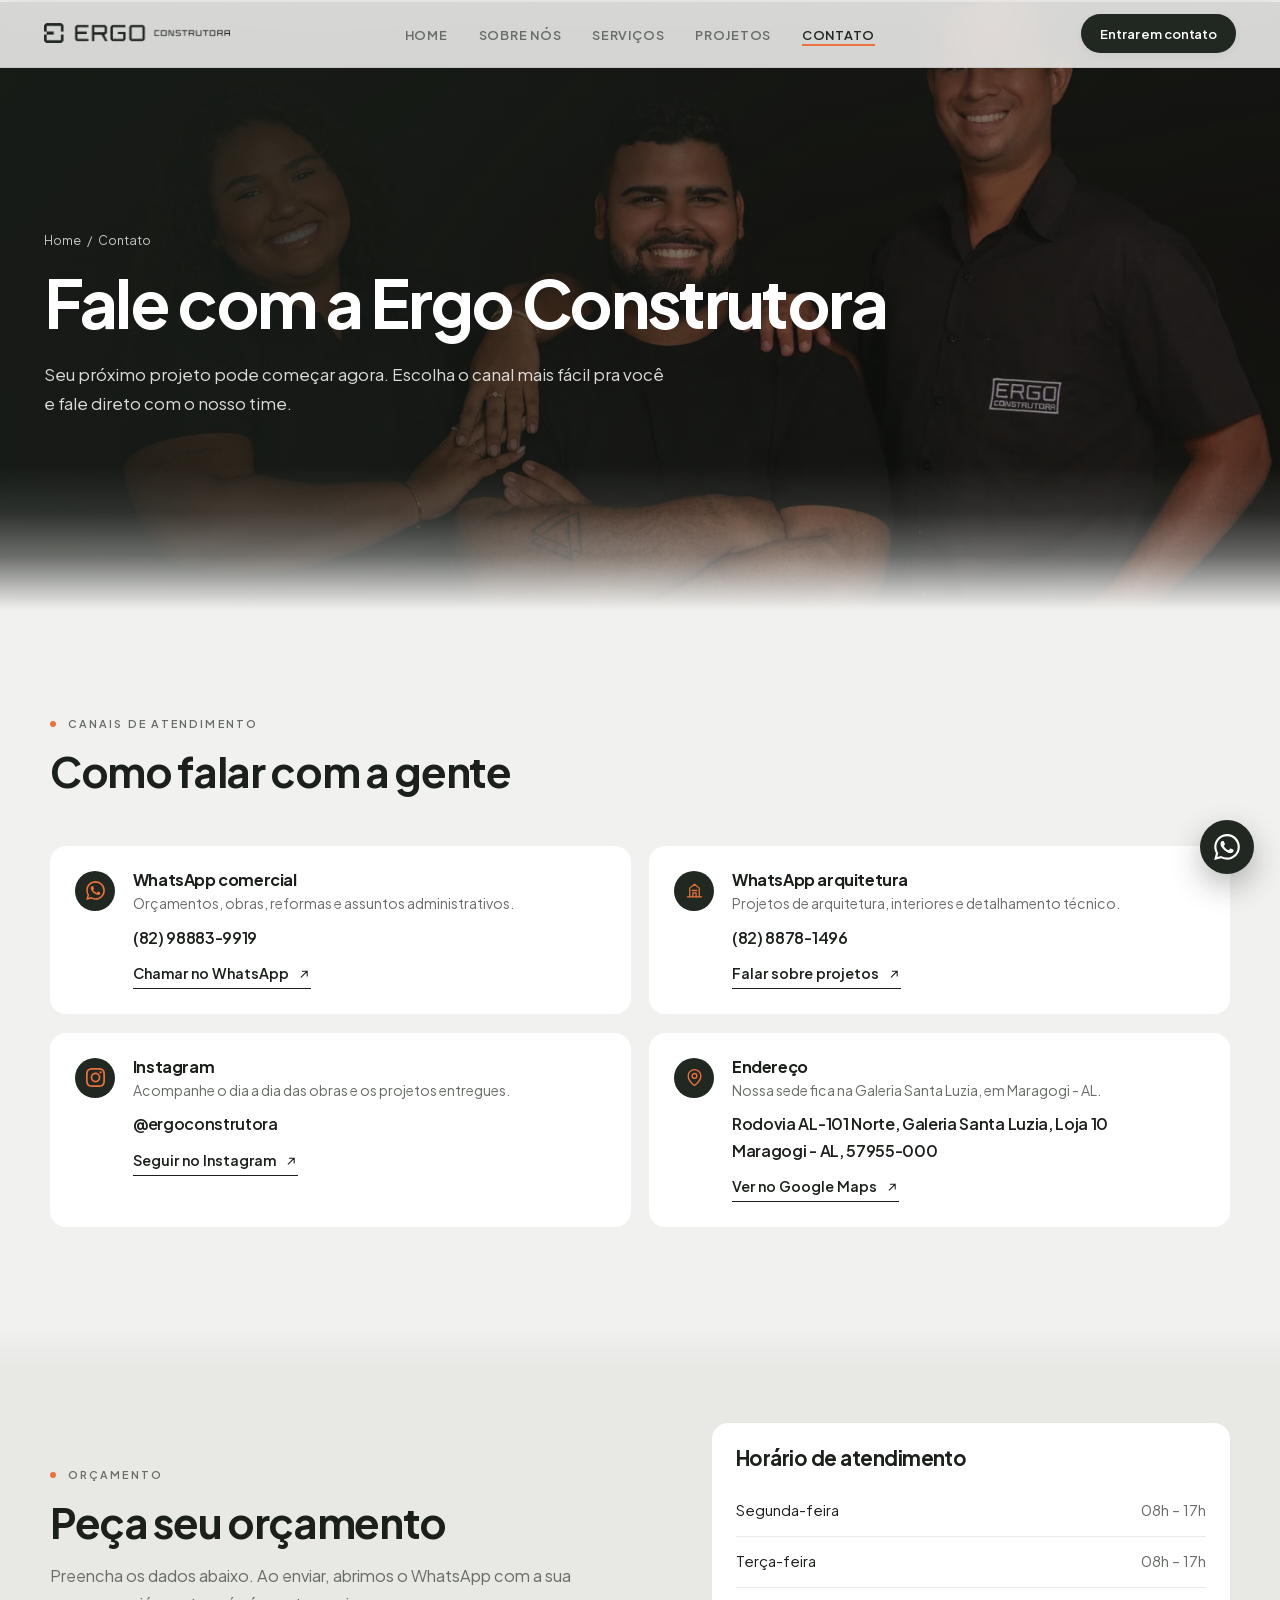
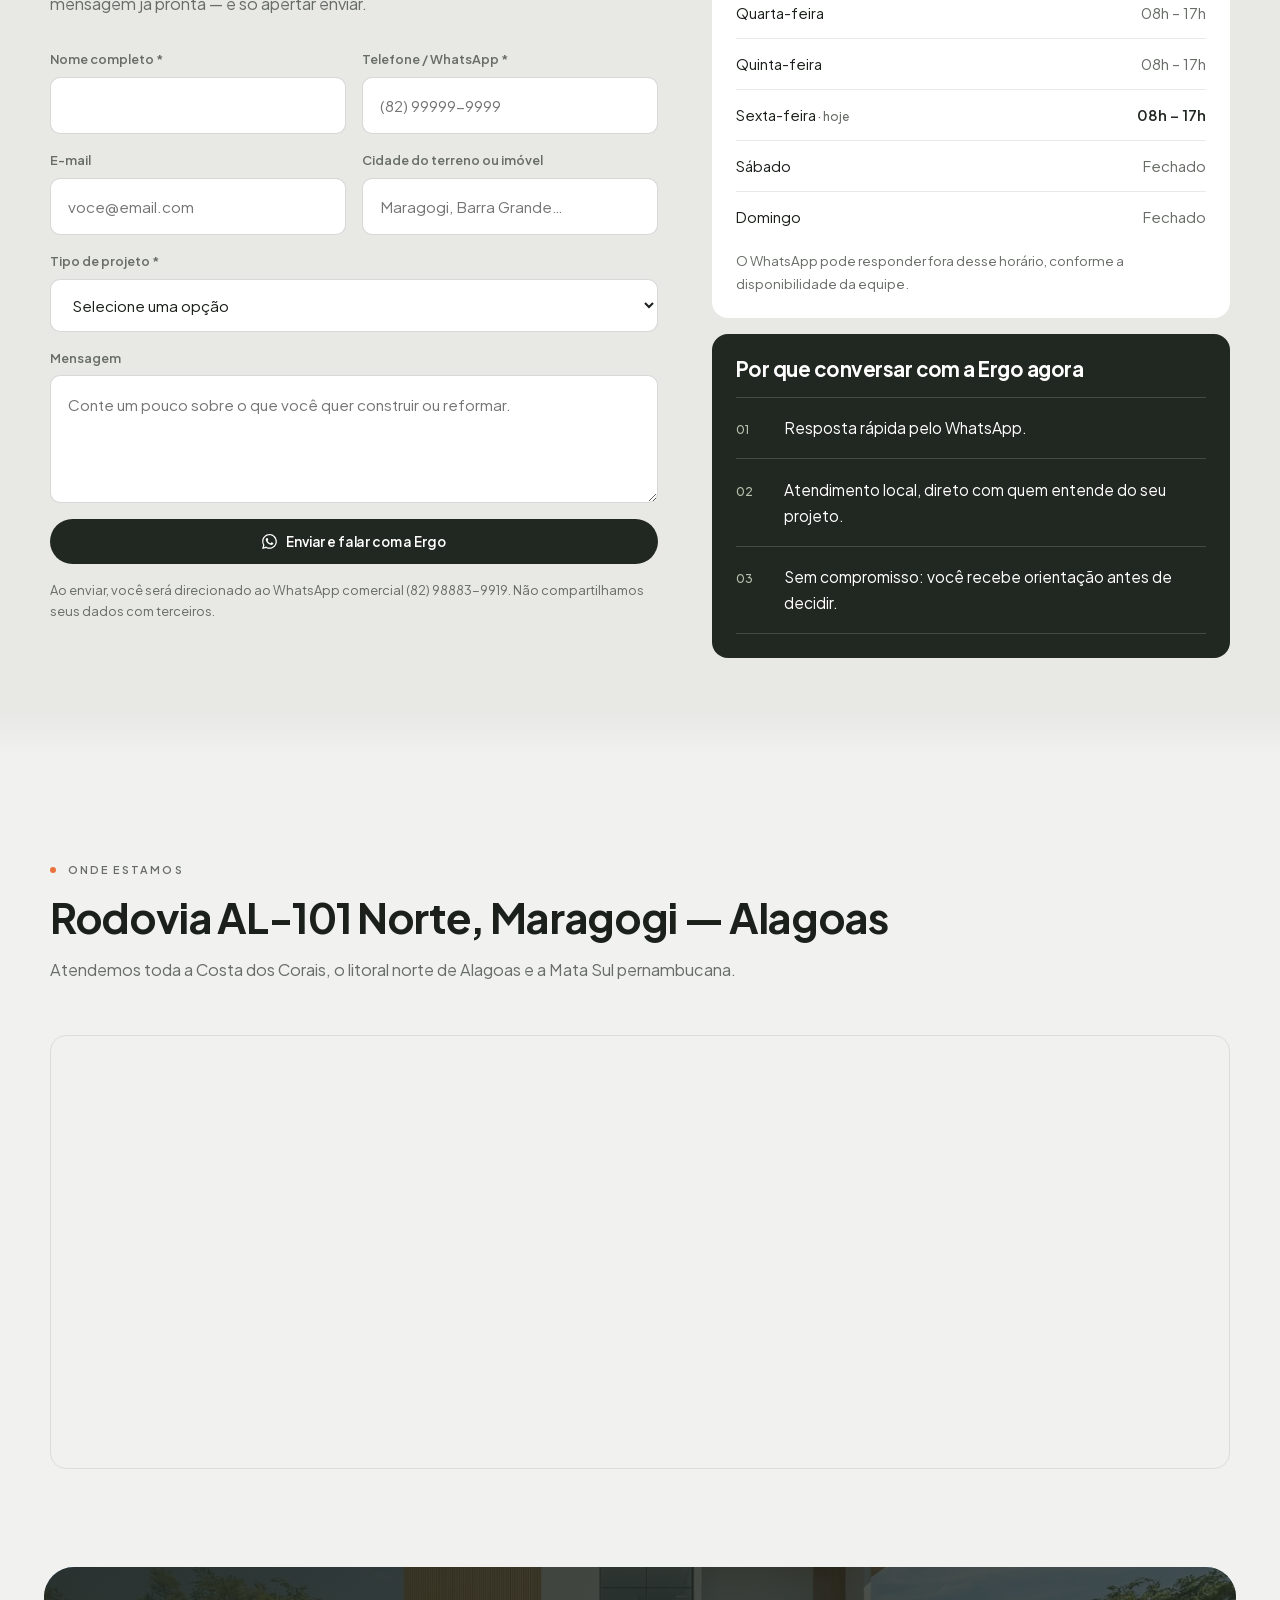
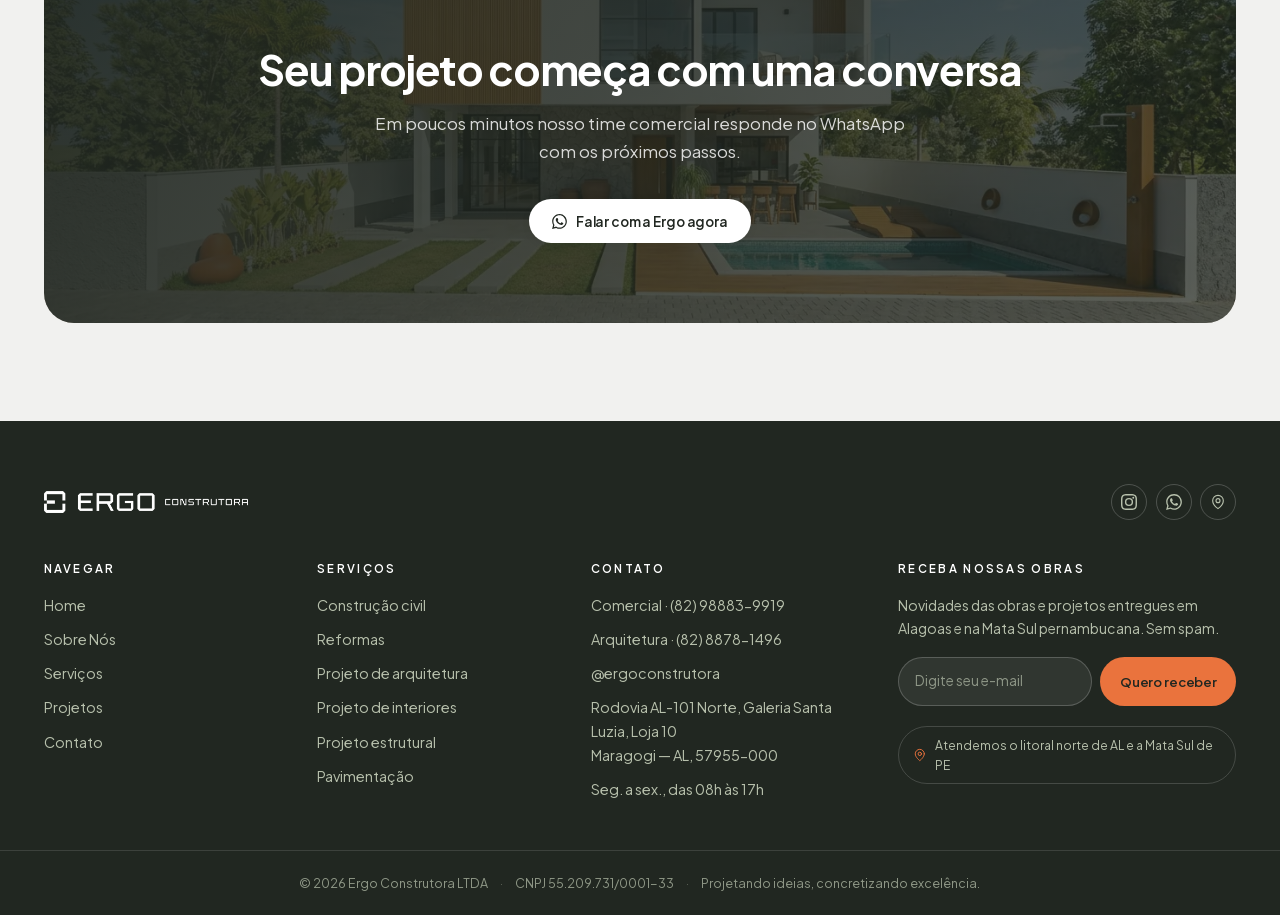
<file: site/contato.html>
<!DOCTYPE html>
<html lang="pt-BR">
<head>
  <meta charset="utf-8">
  <meta name="viewport" content="width=device-width, initial-scale=1">
  <meta name="theme-color" content="#212721">
  <meta name="author" content="Ergo Construtora LTDA">
  <meta name="robots" content="index, follow, max-image-preview:large">
  <link rel="icon" href="assets/favicon/favicon.ico" sizes="any">
  <link rel="icon" href="assets/favicon/favicon.svg" type="image/svg+xml">
  <link rel="apple-touch-icon" href="assets/favicon/icon-180.png">
  <link rel="manifest" href="site.webmanifest">
  <link rel="preload" href="assets/fonts/jakarta-latin.woff2" as="font" type="font/woff2" crossorigin>
  <link rel="stylesheet" href="assets/css/style.css">
  <title>Contato | Ergo Construtora em Maragogi - AL</title>
  <meta name="description" content="Fale com a Ergo Construtora em Maragogi - AL. WhatsApp, Instagram e endereço para orçamento de construção civil, reforma e projetos.">
  <link rel="canonical" href="https://www.ergoconstrutora.com.br/contato.html">

  <meta property="og:type" content="website">
  <meta property="og:locale" content="pt_BR">
  <meta property="og:site_name" content="Ergo Construtora">
  <meta property="og:title" content="Contato | Ergo Construtora em Maragogi - AL">
  <meta property="og:description" content="WhatsApp, Instagram e endereço da Ergo Construtora em Maragogi - Alagoas.">
  <meta property="og:url" content="https://www.ergoconstrutora.com.br/contato.html">
  <meta property="og:image" content="https://www.ergoconstrutora.com.br/assets/img/og-ergo-construtora.jpg">
  <meta name="twitter:card" content="summary_large_image">
  <meta name="twitter:image" content="https://www.ergoconstrutora.com.br/assets/img/og-ergo-construtora.jpg">

  <script type="application/ld+json">
  {
    "@context": "https://schema.org",
    "@type": "ContactPage",
    "name": "Contato — Ergo Construtora",
    "url": "https://www.ergoconstrutora.com.br/contato.html",
    "mainEntity": { "@type": "GeneralContractor", "@id": "https://www.ergoconstrutora.com.br/#organizacao" },
    "breadcrumb": {
      "@type": "BreadcrumbList",
      "itemListElement": [
        { "@type": "ListItem", "position": 1, "name": "Home", "item": "https://www.ergoconstrutora.com.br/" },
        { "@type": "ListItem", "position": 2, "name": "Contato", "item": "https://www.ergoconstrutora.com.br/contato.html" }
      ]
    }
  }
  </script>
</head>

<body>
  <svg xmlns="http://www.w3.org/2000/svg" style="display:none" aria-hidden="true" focusable="false">
  <symbol id="i-wa" viewBox="0 0 24 24"><path fill="currentColor" d="M17.47 14.38c-.3-.15-1.75-.86-2.02-.96-.27-.1-.47-.15-.67.15-.2.3-.77.96-.94 1.16-.17.2-.35.22-.64.07-.3-.15-1.25-.46-2.39-1.47-.88-.79-1.48-1.76-1.65-2.06-.17-.3-.02-.46.13-.61.13-.13.3-.35.45-.52.15-.17.2-.3.3-.5.1-.2.05-.37-.02-.52-.08-.15-.67-1.6-.92-2.2-.24-.58-.49-.5-.67-.51h-.57c-.2 0-.52.07-.79.37-.27.3-1.04 1.01-1.04 2.47s1.06 2.86 1.21 3.06c.15.2 2.1 3.2 5.08 4.49.71.3 1.26.49 1.69.63.71.22 1.36.19 1.87.12.57-.09 1.75-.72 2-1.41.25-.69.25-1.28.17-1.41-.07-.13-.27-.2-.57-.35M12.05 21.8h-.02a9.8 9.8 0 0 1-4.99-1.37l-.36-.21-3.71.97.99-3.62-.23-.37a9.79 9.79 0 0 1-1.5-5.22c0-5.4 4.4-9.8 9.82-9.8 2.62 0 5.08 1.03 6.93 2.88a9.74 9.74 0 0 1 2.87 6.93c0 5.41-4.4 9.81-9.8 9.81M20.52 3.45A11.68 11.68 0 0 0 12.05 0C5.55 0 .27 5.28.26 11.77c0 2.07.54 4.1 1.57 5.88L.16 24l6.5-1.7a11.74 11.74 0 0 0 5.39 1.37h.01c6.5 0 11.78-5.28 11.79-11.77 0-3.15-1.22-6.1-3.44-8.33"/></symbol>
  <symbol id="i-ig" viewBox="0 0 24 24"><path fill="currentColor" d="M12 2.16c3.2 0 3.58.01 4.85.07 1.17.05 1.8.25 2.23.41.56.22.96.48 1.38.9.42.42.68.82.9 1.38.16.42.36 1.06.41 2.23.06 1.27.07 1.65.07 4.85s-.01 3.58-.07 4.85c-.05 1.17-.25 1.8-.41 2.23-.22.56-.48.96-.9 1.38-.42.42-.82.68-1.38.9-.42.16-1.06.36-2.23.41-1.27.06-1.65.07-4.85.07s-3.58-.01-4.85-.07c-1.17-.05-1.8-.25-2.23-.41-.56-.22-.96-.48-1.38-.9-.42-.42-.68-.82-.9-1.38-.16-.42-.36-1.06-.41-2.23-.06-1.27-.07-1.65-.07-4.85s.01-3.58.07-4.85c.05-1.17.25-1.8.41-2.23.22-.56.48-.96.9-1.38.42-.42.82-.68 1.38-.9.42-.16 1.06-.36 2.23-.41 1.27-.06 1.65-.07 4.85-.07M12 0C8.74 0 8.33.01 7.05.07c-1.28.06-2.15.26-2.91.56-.79.3-1.46.72-2.13 1.38A5.9 5.9 0 0 0 .63 4.14c-.3.76-.5 1.63-.56 2.91C.01 8.33 0 8.74 0 12s.01 3.67.07 4.95c.06 1.28.26 2.15.56 2.91.3.79.72 1.46 1.38 2.13a5.9 5.9 0 0 0 2.13 1.38c.76.3 1.63.5 2.91.56C8.33 23.99 8.74 24 12 24s3.67-.01 4.95-.07c1.28-.06 2.15-.26 2.91-.56.79-.3 1.46-.72 2.13-1.38a5.9 5.9 0 0 0 1.38-2.13c.3-.76.5-1.63.56-2.91.06-1.28.07-1.69.07-4.95s-.01-3.67-.07-4.95c-.06-1.28-.26-2.15-.56-2.91a5.9 5.9 0 0 0-1.38-2.13A5.9 5.9 0 0 0 19.86.63c-.76-.3-1.63-.5-2.91-.56C15.67.01 15.26 0 12 0m0 5.84a6.16 6.16 0 1 0 0 12.32 6.16 6.16 0 0 0 0-12.32m0 10.16a4 4 0 1 1 0-8 4 4 0 0 1 0 8m7.85-10.4a1.44 1.44 0 1 1-2.88 0 1.44 1.44 0 0 1 2.88 0"/></symbol>
  <symbol id="i-pin" viewBox="0 0 24 24" fill="none" stroke="currentColor" stroke-width="1.7" stroke-linecap="round" stroke-linejoin="round"><path d="M20 10c0 6-8 12-8 12s-8-6-8-12a8 8 0 0 1 16 0Z"/><circle cx="12" cy="10" r="3"/></symbol>
  <symbol id="i-fone" viewBox="0 0 24 24" fill="none" stroke="currentColor" stroke-width="1.7" stroke-linecap="round" stroke-linejoin="round"><path d="M22 16.9v3a2 2 0 0 1-2.2 2 19.8 19.8 0 0 1-8.6-3.1 19.5 19.5 0 0 1-6-6A19.8 19.8 0 0 1 2.1 4.2 2 2 0 0 1 4.1 2h3a2 2 0 0 1 2 1.7c.1 1 .4 1.9.7 2.8a2 2 0 0 1-.5 2.1L8.1 9.9a16 16 0 0 0 6 6l1.3-1.3a2 2 0 0 1 2.1-.4c.9.3 1.8.6 2.8.7a2 2 0 0 1 1.7 2Z"/></symbol>
  <symbol id="i-clock" viewBox="0 0 24 24" fill="none" stroke="currentColor" stroke-width="1.7" stroke-linecap="round" stroke-linejoin="round"><circle cx="12" cy="12" r="9"/><path d="M12 7v5l3 2"/></symbol>
  <symbol id="i-star" viewBox="0 0 24 24"><path fill="currentColor" d="m12 17.3-6.16 3.7 1.64-7L2 9.24l7.19-.61L12 2l2.81 6.63 7.19.61-5.48 4.76 1.64 7z"/></symbol>
  <symbol id="i-check" viewBox="0 0 24 24" fill="none" stroke="currentColor" stroke-width="2" stroke-linecap="round" stroke-linejoin="round"><path d="M20 6 9 17l-5-5"/></symbol>
  <symbol id="i-arrow" viewBox="0 0 24 24" fill="none" stroke="currentColor" stroke-width="1.8" stroke-linecap="round" stroke-linejoin="round"><path d="M5 12h14m-6-7 7 7-7 7"/></symbol>
  <symbol id="i-arrow-up" viewBox="0 0 24 24" fill="none" stroke="currentColor" stroke-width="1.8" stroke-linecap="round" stroke-linejoin="round"><path d="M7 17 17 7M9 7h8v8"/></symbol>
  <symbol id="i-left" viewBox="0 0 24 24" fill="none" stroke="currentColor" stroke-width="1.8" stroke-linecap="round" stroke-linejoin="round"><path d="M19 12H5m6-7-7 7 7 7"/></symbol>
  <symbol id="i-right" viewBox="0 0 24 24" fill="none" stroke="currentColor" stroke-width="1.8" stroke-linecap="round" stroke-linejoin="round"><path d="M5 12h14m-6-7 7 7-7 7"/></symbol>
  <symbol id="i-close" viewBox="0 0 24 24" fill="none" stroke="currentColor" stroke-width="1.8" stroke-linecap="round"><path d="M18 6 6 18M6 6l12 12"/></symbol>
  <symbol id="i-plus" viewBox="0 0 24 24" fill="none" stroke="currentColor" stroke-width="1.8" stroke-linecap="round"><path d="M12 5v14M5 12h14"/></symbol>
  <symbol id="i-obra" viewBox="0 0 24 24" fill="none" stroke="currentColor" stroke-width="1.6" stroke-linecap="round" stroke-linejoin="round"><path d="M3 21h18M5 21V8l7-5 7 5v13"/><path d="M9 21v-6h6v6"/></symbol>
  <symbol id="i-reforma" viewBox="0 0 24 24" fill="none" stroke="currentColor" stroke-width="1.6" stroke-linecap="round" stroke-linejoin="round"><path d="M14.7 6.3a4 4 0 0 1 5.3 5.3l-8.4 8.4-4-4Z"/><path d="m3 21 3-1-2-2Z"/><path d="m15 9 1.5 1.5"/></symbol>
  <symbol id="i-arq" viewBox="0 0 24 24" fill="none" stroke="currentColor" stroke-width="1.6" stroke-linecap="round" stroke-linejoin="round"><path d="M3 20h18M6 20V9l6-5 6 5v11"/><path d="M10 20v-5h4v5M9 12h6"/></symbol>
  <symbol id="i-interior" viewBox="0 0 24 24" fill="none" stroke="currentColor" stroke-width="1.6" stroke-linecap="round" stroke-linejoin="round"><path d="M4 18v-6a2 2 0 0 1 2-2h12a2 2 0 0 1 2 2v6"/><path d="M2 18h20M6 10V7a2 2 0 0 1 2-2h8a2 2 0 0 1 2 2v3M6 18v2M18 18v2"/></symbol>
  <symbol id="i-estrutura" viewBox="0 0 24 24" fill="none" stroke="currentColor" stroke-width="1.6" stroke-linecap="round" stroke-linejoin="round"><path d="M4 21V6l8-3 8 3v15"/><path d="M4 11h16M4 16h16M12 3v18"/></symbol>
  <symbol id="i-agua" viewBox="0 0 24 24" fill="none" stroke="currentColor" stroke-width="1.6" stroke-linecap="round" stroke-linejoin="round"><path d="M12 2.7s6 6.3 6 10.3a6 6 0 0 1-12 0c0-4 6-10.3 6-10.3Z"/></symbol>
  <symbol id="i-pav" viewBox="0 0 24 24" fill="none" stroke="currentColor" stroke-width="1.6" stroke-linecap="round" stroke-linejoin="round"><path d="M3 8h18M3 16h18M3 4v16M21 4v16M9 8v8M15 8v8"/></symbol>
  <symbol id="i-maq" viewBox="0 0 24 24" fill="none" stroke="currentColor" stroke-width="1.6" stroke-linecap="round" stroke-linejoin="round"><circle cx="6" cy="18" r="2.5"/><circle cx="17" cy="18" r="2.5"/><path d="M4 15V9h6l3 6M10 9l4-5 4 3-3 4"/></symbol>
  <symbol id="i-mail" viewBox="0 0 24 24" fill="none" stroke="currentColor" stroke-width="1.7" stroke-linecap="round" stroke-linejoin="round"><rect x="3" y="5" width="18" height="14" rx="2"/><path d="m3 7 9 6 9-6"/></symbol>
  <symbol id="i-award" viewBox="0 0 24 24" fill="none" stroke="currentColor" stroke-width="1.7" stroke-linecap="round" stroke-linejoin="round"><circle cx="12" cy="9" r="6"/><path d="m8.2 14.3-1.4 7 5.2-2.6 5.2 2.6-1.4-7"/></symbol>
  <symbol id="i-pin-solid" viewBox="0 0 24 24"><path fill="currentColor" d="M12 2a7 7 0 0 0-7 7c0 5.25 7 13 7 13s7-7.75 7-13a7 7 0 0 0-7-7Zm0 9.5A2.5 2.5 0 1 1 12 6.5a2.5 2.5 0 0 1 0 5Z"/></symbol>
  <symbol id="i-chat" viewBox="0 0 24 24" fill="none" stroke="currentColor" stroke-width="1.7" stroke-linecap="round" stroke-linejoin="round"><path d="M21 11.5a8.4 8.4 0 0 1-.9 3.8 8.5 8.5 0 0 1-7.6 4.7 8.4 8.4 0 0 1-3.8-.9L3 21l1.9-5.7a8.4 8.4 0 0 1-.9-3.8 8.5 8.5 0 0 1 4.7-7.6 8.4 8.4 0 0 1 3.8-.9h.5a8.5 8.5 0 0 1 8 8v.5Z"/></symbol>
  <symbol id="i-search" viewBox="0 0 24 24" fill="none" stroke="currentColor" stroke-width="1.7" stroke-linecap="round"><circle cx="11" cy="11" r="7"/><path d="m20 20-3.5-3.5"/></symbol>
  <symbol id="i-sliders" viewBox="0 0 24 24" fill="none" stroke="currentColor" stroke-width="1.7" stroke-linecap="round"><path d="M4 6h10M18 6h2M4 12h4M12 12h8M4 18h12M20 18h0"/><circle cx="16" cy="6" r="2"/><circle cx="10" cy="12" r="2"/><circle cx="18" cy="18" r="2"/></symbol>
  <symbol id="i-doc" viewBox="0 0 24 24" fill="none" stroke="currentColor" stroke-width="1.7" stroke-linecap="round" stroke-linejoin="round"><path d="M14 3H7a2 2 0 0 0-2 2v14a2 2 0 0 0 2 2h10a2 2 0 0 0 2-2V8Z"/><path d="M14 3v5h5M9 13h6M9 17h4"/></symbol>
  <symbol id="i-key" viewBox="0 0 24 24" fill="none" stroke="currentColor" stroke-width="1.7" stroke-linecap="round" stroke-linejoin="round"><circle cx="8" cy="15" r="4"/><path d="m11 12 8-8 3 3-2 2-2-2-4 4"/></symbol>
  <symbol id="i-tools" viewBox="0 0 24 24" fill="none" stroke="currentColor" stroke-width="1.7" stroke-linecap="round" stroke-linejoin="round"><path d="M14.7 6.3a4 4 0 1 0 5 5L21 9l-2-6-3 3Z"/><path d="m13 10-8 8a2 2 0 1 0 3 3l8-8"/></symbol>
</svg>
  <a class="skip" href="#conteudo">Ir para o conteúdo</a>

  <div class="shell">
    <header class="header">
    <div class="wrap-wide header__inner">
      <a class="header__logo" href="index.html" aria-label="Ergo Construtora — página inicial">
        <img class="logo-dark" src="assets/img/logo-ergo-verde.webp" alt="Ergo Construtora" width="800" height="86">
        <img class="logo-light" src="assets/img/logo-ergo-branco.webp" alt="" aria-hidden="true" width="800" height="86">
      </a>
      <nav class="nav" aria-label="Navegação principal">
        <ul style="display:contents">
          <li><a href="index.html">Home</a></li>
          <li><a href="sobre-nos.html">Sobre Nós</a></li>
          <li><a href="servicos.html">Serviços</a></li>
          <li><a href="projetos.html">Projetos</a></li>
          <li><a href="contato.html" aria-current="page">Contato</a></li>
        </ul>
      </nav>
      <div class="header__actions">
        <a class="btn btn--light btn--sm" href="https://wa.me/5582988839919?text=Ol%C3%A1!%20Vim%20pelo%20site%20da%20Ergo%20Construtora%20e%20quero%20falar%20sobre%20um%20projeto." target="_blank" rel="noopener">Entrar em contato</a>
        <button class="burger" type="button" aria-expanded="false" aria-controls="menu-mobile" aria-label="Abrir menu">
          <span></span><span></span><span></span>
        </button>
      </div>
    </div>
  </header>

  <div class="mobile-menu" id="menu-mobile">
    <button class="mobile-menu__close" type="button" aria-label="Fechar menu"><svg aria-hidden="true"><use href="#i-close"></use></svg></button>
    <nav aria-label="Navegação mobile">
      <ul>
        <li><a href="index.html">Home</a></li>
        <li><a href="sobre-nos.html">Sobre Nós</a></li>
        <li><a href="servicos.html">Serviços</a></li>
        <li><a href="projetos.html">Projetos</a></li>
        <li><a href="contato.html" aria-current="page">Contato</a></li>
        <li><a class="btn btn--light" href="https://wa.me/5582988839919" target="_blank" rel="noopener"><svg aria-hidden="true"><use href="#i-wa"></use></svg> Falar no WhatsApp</a></li>
      </ul>
    </nav>
    <div class="mobile-menu__meta">
      <a href="tel:+5582988839919">(82) 98883-9919</a>
      <span>Rod. AL-101 Norte, Galeria Santa Luzia, Loja 10 — Maragogi/AL</span>
      <span>Seg. a sex., 08h às 17h</span>
    </div>
  </div>

    <main id="conteudo">

      <section class="hero3 hero3--inner hero3--pessoas">
          <img src="assets/img/equipe/equipe-contato-1600.webp" srcset="assets/img/equipe/equipe-contato-1600.webp 1600w, assets/img/equipe/equipe-contato-1000.webp 1000w, assets/img/equipe/equipe-contato-600.webp 600w" sizes="100vw" width="1600" height="1067" alt="Time comercial da Ergo Construtora pronto para atender em Maragogi, Alagoas" fetchpriority="high" decoding="async" class="hero3__bg">

          <div class="wrap-wide">
            <nav class="crumbs" aria-label="Você está aqui">
              <a href="index.html">Home</a> <span>/</span> <span>Contato</span>
            </nav>
            <h1>Fale com a Ergo Construtora</h1>
            <p class="hero3__sub">Seu próximo projeto pode começar agora. Escolha o canal mais fácil pra você e fale direto com o nosso time.</p>
          </div>
        </section>

      <!-- ============ CANAIS ============ -->
      <section class="section">
        <div class="wrap">
          <div class="sec-head" data-reveal>
            <p class="eyebrow">Canais de atendimento</p>
            <h2 class="mw-46">Como falar com a gente</h2>
          </div>

          <div class="cards cards--2" data-stagger>
            <article class="ccard">
              <span class="ccard__ic"><svg aria-hidden="true"><use href="#i-wa"></use></svg></span>
              <div>
                <h3>WhatsApp comercial</h3>
                <p>Orçamentos, obras, reformas e assuntos administrativos.</p>
                <strong>(82) 98883-9919</strong>
                <a class="link-u" href="https://wa.me/5582988839919?text=Ol%C3%A1!%20Vim%20pelo%20site%20e%20quero%20um%20or%C3%A7amento." target="_blank" rel="noopener">Chamar no WhatsApp <svg aria-hidden="true"><use href="#i-arrow-up"></use></svg></a>
              </div>
            </article>

            <article class="ccard">
              <span class="ccard__ic"><svg aria-hidden="true"><use href="#i-arq"></use></svg></span>
              <div>
                <h3>WhatsApp arquitetura</h3>
                <p>Projetos de arquitetura, interiores e detalhamento técnico.</p>
                <strong>(82) 8878-1496</strong>
                <a class="link-u" href="https://wa.me/558288781496?text=Ol%C3%A1!%20Quero%20falar%20sobre%20projetos%20de%20arquitetura." target="_blank" rel="noopener">Falar sobre projetos <svg aria-hidden="true"><use href="#i-arrow-up"></use></svg></a>
              </div>
            </article>

            <article class="ccard">
              <span class="ccard__ic"><svg aria-hidden="true"><use href="#i-ig"></use></svg></span>
              <div>
                <h3>Instagram</h3>
                <p>Acompanhe o dia a dia das obras e os projetos entregues.</p>
                <strong>@ergoconstrutora</strong>
                <a class="link-u" href="https://www.instagram.com/ergoconstrutora/" target="_blank" rel="noopener">Seguir no Instagram <svg aria-hidden="true"><use href="#i-arrow-up"></use></svg></a>
              </div>
            </article>

            <article class="ccard">
              <span class="ccard__ic"><svg aria-hidden="true"><use href="#i-pin"></use></svg></span>
              <div>
                <h3>Endereço</h3>
                <p>Nossa sede fica na Galeria Santa Luzia, em Maragogi - AL.</p>
                <strong>Rodovia AL-101 Norte, Galeria Santa Luzia, Loja 10<br>Maragogi - AL, 57955-000</strong>
                <a class="link-u" href="https://www.google.com/maps/search/?api=1&amp;query=Galeria+Santa+Luzia%2C+Rodovia+AL-101+Norte%2C+Maragogi+-+AL" target="_blank" rel="noopener">Ver no Google Maps <svg aria-hidden="true"><use href="#i-arrow-up"></use></svg></a>
              </div>
            </article>
          </div>
        </div>
      </section>

      <!-- ============ FORMULÁRIO ============ -->
      <section class="section section--soft">
        <div class="wrap">
          <div class="split split--wide">
            <div data-reveal>
              <p class="eyebrow">Orçamento</p>
              <h2>Peça seu orçamento</h2>
              <p class="lead mt-1">Preencha os dados abaixo. Ao enviar, abrimos o WhatsApp com a sua mensagem já pronta — é só apertar enviar.</p>

              <form class="form mt-2" id="form-orcamento" novalidate>
                <div class="form__row">
                  <div class="field">
                    <label for="nome">Nome completo *</label>
                    <input type="text" id="nome" name="nome" autocomplete="name" required>
                    <span class="error">Informe o seu nome.</span>
                  </div>
                  <div class="field">
                    <label for="telefone">Telefone / WhatsApp *</label>
                    <input type="tel" id="telefone" name="telefone" inputmode="tel" autocomplete="tel" placeholder="(82) 99999-9999" required>
                    <span class="error">Informe um telefone válido com DDD.</span>
                  </div>
                </div>

                <div class="form__row">
                  <div class="field">
                    <label for="email">E-mail</label>
                    <input type="email" id="email" name="email" autocomplete="email" placeholder="voce@email.com">
                    <span class="error">Informe um e-mail válido.</span>
                  </div>
                  <div class="field">
                    <label for="cidade">Cidade do terreno ou imóvel</label>
                    <input type="text" id="cidade" name="cidade" placeholder="Maragogi, Barra Grande…">
                  </div>
                </div>

                <div class="field">
                  <label for="tipo">Tipo de projeto *</label>
                  <select id="tipo" name="tipo" required>
                    <option value="">Selecione uma opção</option>
                    <option>Construção nova</option>
                    <option>Reforma</option>
                    <option>Projeto de arquitetura</option>
                    <option>Projeto de interiores</option>
                    <option>Projeto estrutural / hidrossanitário</option>
                    <option>Pavimentação</option>
                    <option>Locação de equipamentos</option>
                    <option>Outro</option>
                  </select>
                  <span class="error">Escolha o tipo de projeto.</span>
                </div>

                <div class="field">
                  <label for="mensagem">Mensagem</label>
                  <textarea id="mensagem" name="mensagem" placeholder="Conte um pouco sobre o que você quer construir ou reformar."></textarea>
                </div>

                <div class="form__ok">
                  <svg aria-hidden="true"><use href="#i-check"></use></svg>
                  <span>Tudo certo! Abrimos o WhatsApp com a sua mensagem. Se a janela não abrir, verifique o bloqueador de pop-ups.</span>
                </div>

                <button class="btn btn--dark btn--block" type="submit">
                  <svg aria-hidden="true"><use href="#i-wa"></use></svg> Enviar e falar com a Ergo
                </button>
                <p class="form__note">Ao enviar, você será direcionado ao WhatsApp comercial (82) 98883-9919. Não compartilhamos seus dados com terceiros.</p>
              </form>
            </div>

            <div data-reveal data-reveal-delay="1">
              <div class="mcard" style="background:#fff">
                <div class="mcard__body">
                  <h3>Horário de atendimento</h3>
                  <ul class="hours mt-1">
                    <li data-dia="1"><span>Segunda-feira</span><span>08h – 17h</span></li>
                    <li data-dia="2"><span>Terça-feira</span><span>08h – 17h</span></li>
                    <li data-dia="3"><span>Quarta-feira</span><span>08h – 17h</span></li>
                    <li data-dia="4"><span>Quinta-feira</span><span>08h – 17h</span></li>
                    <li data-dia="5"><span>Sexta-feira</span><span>08h – 17h</span></li>
                    <li data-dia="6"><span>Sábado</span><span>Fechado</span></li>
                    <li data-dia="0"><span>Domingo</span><span>Fechado</span></li>
                  </ul>
                  <p class="muted mt-1" style="font-size:.84rem">O WhatsApp pode responder fora desse horário, conforme a disponibilidade da equipe.</p>
                </div>
              </div>

              <div class="mcard mt-1" style="background:var(--ink);color:#fff">
                <div class="mcard__body">
                  <h3 style="color:#fff">Por que conversar com a Ergo agora</h3>
                  <ul class="facts mt-1" style="border-top-color:rgba(255,255,255,.16)">
                    <li style="border-bottom-color:rgba(255,255,255,.16)"><span class="facts__i" style="color:#b7c0ac">01</span><span>Resposta rápida pelo WhatsApp.</span></li>
                    <li style="border-bottom-color:rgba(255,255,255,.16)"><span class="facts__i" style="color:#b7c0ac">02</span><span>Atendimento local, direto com quem entende do seu projeto.</span></li>
                    <li style="border-bottom-color:rgba(255,255,255,.16)"><span class="facts__i" style="color:#b7c0ac">03</span><span>Sem compromisso: você recebe orientação antes de decidir.</span></li>
                  </ul>
                </div>
              </div>
            </div>
          </div>
        </div>
      </section>

      <!-- ============ MAPA ============ -->
      <section class="section">
        <div class="wrap">
          <div class="sec-head" data-reveal>
            <p class="eyebrow">Onde estamos</p>
            <h2 class="mw-46">Rodovia AL-101 Norte, Maragogi — Alagoas</h2>
            <p class="lead mt-1">Atendemos toda a Costa dos Corais, o litoral norte de Alagoas e a Mata Sul pernambucana.</p>
          </div>
          <div class="map" data-reveal data-reveal-delay="1">
            <iframe
              src="https://www.google.com/maps?q=Galeria%20Santa%20Luzia%2C%20Rodovia%20AL-101%20Norte%2C%20Maragogi%20AL&amp;output=embed"
              loading="lazy" referrerpolicy="no-referrer-when-downgrade"
              title="Mapa com a localização da Ergo Construtora na Rodovia AL-101 Norte, Maragogi - AL"></iframe>
          </div>
        </div>
      </section>

      <!-- ============ CTA ============ -->
      <section class="section" style="padding-top:0">
        <div class="wrap-wide">
          <div class="cta" data-reveal>
            <img src="assets/img/residencia-contemporanea/residencia-contemporanea-01-1600.webp" srcset="assets/img/residencia-contemporanea/residencia-contemporanea-01-1600.webp 1376w, assets/img/residencia-contemporanea/residencia-contemporanea-01-1000.webp 1000w, assets/img/residencia-contemporanea/residencia-contemporanea-01-600.webp 600w" sizes="100vw" width="1376" height="768" alt="Obra de alto padrão entregue pela Ergo Construtora em Maragogi" loading="lazy" decoding="async">
            <h2 class="mw-46 mx-auto">Seu projeto começa com uma conversa</h2>
            <p>Em poucos minutos nosso time comercial responde no WhatsApp com os próximos passos.</p>
            <a class="btn btn--light" href="https://wa.me/5582988839919?text=Ol%C3%A1!%20Quero%20falar%20com%20a%20Ergo%20Construtora." target="_blank" rel="noopener">
              <svg aria-hidden="true"><use href="#i-wa"></use></svg> Falar com a Ergo agora
            </a>
          </div>
        </div>
      </section>

    </main>

    <footer class="footer">
    <div class="footer__top">
      <div class="wrap-wide">
        <div class="footer__bar">
          <a class="footer__logo" href="index.html" aria-label="Ergo Construtora — página inicial">
            <img src="assets/img/logo-ergo-branco.webp" alt="Ergo Construtora" width="800" height="86" loading="lazy">
          </a>
          <div class="footer__social">
            <a href="https://www.instagram.com/ergoconstrutora/" target="_blank" rel="noopener" aria-label="Instagram da Ergo Construtora"><svg aria-hidden="true"><use href="#i-ig"></use></svg></a>
            <a href="https://wa.me/5582988839919" target="_blank" rel="noopener" aria-label="WhatsApp da Ergo Construtora"><svg aria-hidden="true"><use href="#i-wa"></use></svg></a>
            <a href="https://www.google.com/maps/search/?api=1&amp;query=Galeria+Santa+Luzia%2C+Rodovia+AL-101+Norte%2C+Maragogi+-+AL" target="_blank" rel="noopener" aria-label="Ergo Construtora no Google Maps"><svg aria-hidden="true"><use href="#i-pin"></use></svg></a>
          </div>
        </div>

        <div class="footer__grid">
          <div>
            <h4>Navegar</h4>
            <ul>
              <li><a href="index.html">Home</a></li>
              <li><a href="sobre-nos.html">Sobre Nós</a></li>
              <li><a href="servicos.html">Serviços</a></li>
              <li><a href="projetos.html">Projetos</a></li>
              <li><a href="contato.html">Contato</a></li>
            </ul>
          </div>
          <div>
            <h4>Serviços</h4>
            <ul>
              <li><a href="servicos.html#construcao-civil">Construção civil</a></li>
              <li><a href="servicos.html#reforma">Reformas</a></li>
              <li><a href="servicos.html#projeto-arquitetura">Projeto de arquitetura</a></li>
              <li><a href="servicos.html#projeto-interiores">Projeto de interiores</a></li>
              <li><a href="servicos.html#projeto-estrutural">Projeto estrutural</a></li>
              <li><a href="servicos.html#pavimentacao">Pavimentação</a></li>
            </ul>
          </div>
          <div>
            <h4>Contato</h4>
            <ul>
              <li><a href="https://wa.me/5582988839919" target="_blank" rel="noopener">Comercial · (82) 98883-9919</a></li>
              <li><a href="https://wa.me/558288781496" target="_blank" rel="noopener">Arquitetura · (82) 8878-1496</a></li>
              <li><a href="https://www.instagram.com/ergoconstrutora/" target="_blank" rel="noopener">@ergoconstrutora</a></li>
              <li><a href="https://www.google.com/maps/search/?api=1&amp;query=Galeria+Santa+Luzia%2C+Rodovia+AL-101+Norte%2C+Maragogi+-+AL" target="_blank" rel="noopener">Rodovia AL-101 Norte, Galeria Santa Luzia, Loja 10<br>Maragogi — AL, 57955-000</a></li>
              <li>Seg. a sex., das 08h às 17h</li>
            </ul>
          </div>

          <div class="footer__news">
            <h4>Receba nossas obras</h4>
            <p>Novidades das obras e projetos entregues em Alagoas e na Mata Sul pernambucana. Sem spam.</p>
            <form class="news" id="newsletter">
              <label class="sr-only" for="news-email">Seu e-mail</label>
              <input type="email" id="news-email" name="email" placeholder="Digite seu e-mail" required>
              <button class="btn btn--sm" type="submit">Quero receber</button>
            </form>
            <span class="footer__badge"><svg aria-hidden="true"><use href="#i-pin"></use></svg> Atendemos o litoral norte de AL e a Mata Sul de PE</span>
          </div>
        </div>
      </div>
    </div>

    <div class="footer__bottom">
      <div class="wrap-wide footer__bottom-inner">
        <span>© <span id="ano-atual">2026</span> Ergo Construtora LTDA</span>
        <span class="footer__dot">·</span>
        <span>CNPJ 55.209.731/0001-33</span>
        <span class="footer__dot">·</span>
        <span>Projetando ideias, concretizando excelência.</span>
      </div>
    </div>
  </footer>
  </div>

  <a class="wa" href="https://wa.me/5582988839919?text=Ol%C3%A1!%20Vim%20pelo%20site%20da%20Ergo%20Construtora%20e%20quero%20um%20or%C3%A7amento." target="_blank" rel="noopener" aria-label="Falar com a Ergo Construtora no WhatsApp">
    <span>Fale com a Ergo</span>
    <svg aria-hidden="true"><use href="#i-wa"></use></svg>
  </a>
  <script src="assets/js/dados.js"></script>
  <script src="assets/js/main.js" defer></script>
</body>
</html>
</file>
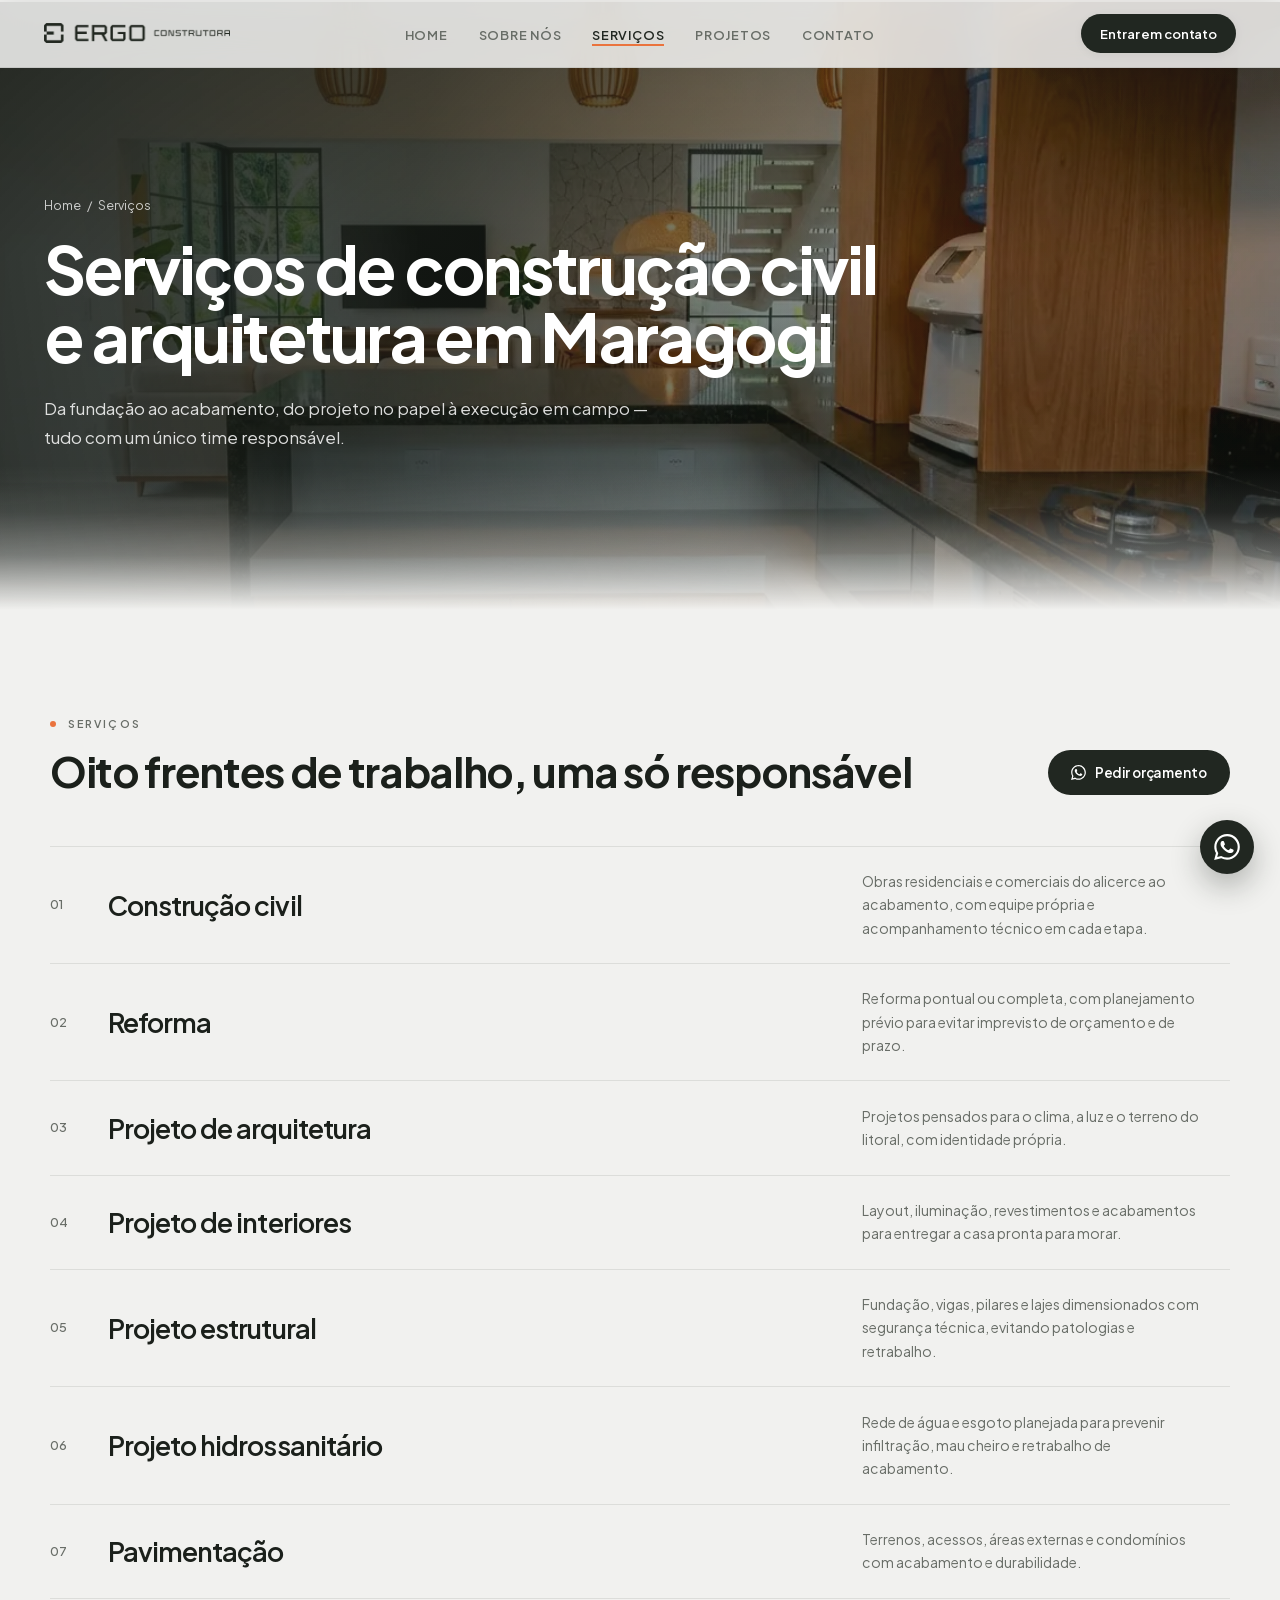
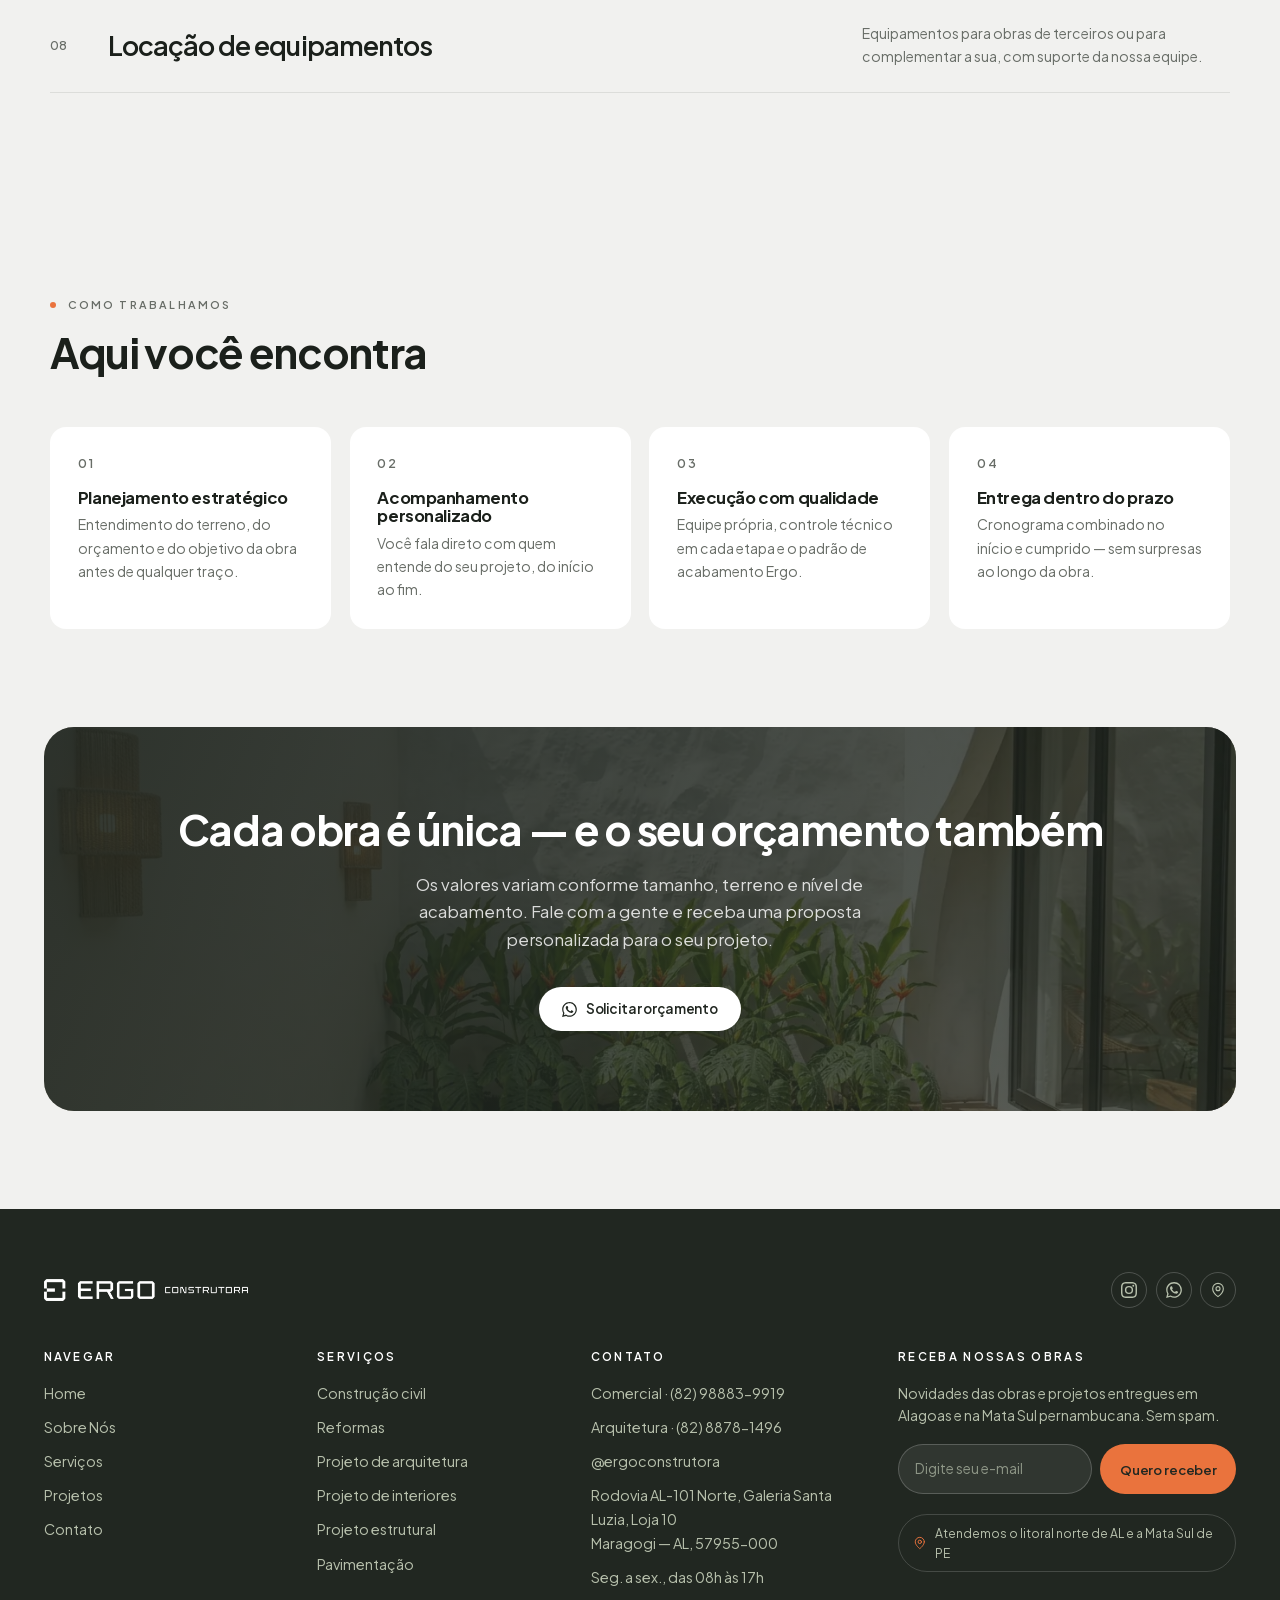
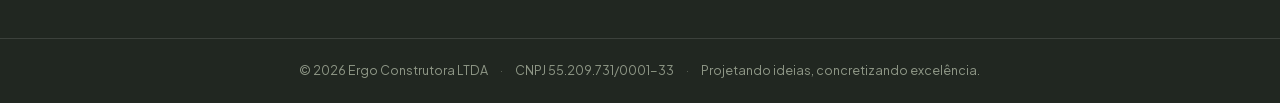
<file: site/servicos.html>
<!DOCTYPE html>
<html lang="pt-BR">
<head>
  <meta charset="utf-8">
  <meta name="viewport" content="width=device-width, initial-scale=1">
  <meta name="theme-color" content="#212721">
  <meta name="author" content="Ergo Construtora LTDA">
  <meta name="robots" content="index, follow, max-image-preview:large">
  <link rel="icon" href="assets/favicon/favicon.ico" sizes="any">
  <link rel="icon" href="assets/favicon/favicon.svg" type="image/svg+xml">
  <link rel="apple-touch-icon" href="assets/favicon/icon-180.png">
  <link rel="manifest" href="site.webmanifest">
  <link rel="preload" href="assets/fonts/jakarta-latin.woff2" as="font" type="font/woff2" crossorigin>
  <link rel="stylesheet" href="assets/css/style.css">
  <title>Serviços de Construção Civil e Reforma em Maragogi | Ergo</title>
  <meta name="description" content="Construção civil, reforma, pavimentação e projetos de arquitetura em Maragogi, litoral norte de Alagoas e Mata Sul pernambucana.">
  <link rel="canonical" href="https://www.ergoconstrutora.com.br/servicos.html">

  <meta property="og:type" content="website">
  <meta property="og:locale" content="pt_BR">
  <meta property="og:site_name" content="Ergo Construtora">
  <meta property="og:title" content="Serviços de Construção Civil e Reforma em Maragogi | Ergo Construtora">
  <meta property="og:description" content="Da fundação ao acabamento: construção, reforma, pavimentação e projetos técnicos em Maragogi, no litoral norte de Alagoas e na Mata Sul pernambucana.">
  <meta property="og:url" content="https://www.ergoconstrutora.com.br/servicos.html">
  <meta property="og:image" content="https://www.ergoconstrutora.com.br/assets/img/og-ergo-construtora.jpg">
  <meta name="twitter:card" content="summary_large_image">
  <meta name="twitter:image" content="https://www.ergoconstrutora.com.br/assets/img/og-ergo-construtora.jpg">

  <script type="application/ld+json">
  {
    "@context": "https://schema.org",
    "@graph": [
      {
        "@type": "BreadcrumbList",
        "itemListElement": [
          { "@type": "ListItem", "position": 1, "name": "Home", "item": "https://www.ergoconstrutora.com.br/" },
          { "@type": "ListItem", "position": 2, "name": "Serviços", "item": "https://www.ergoconstrutora.com.br/servicos.html" }
        ]
      },
      {
        "@type": "Service",
        "name": "Construção civil em Maragogi",
        "serviceType": "Construção civil residencial e comercial",
        "provider": { "@type": "GeneralContractor", "@id": "https://www.ergoconstrutora.com.br/#organizacao" },
        "areaServed": { "@type": "AdministrativeArea", "name": "Maragogi, litoral norte de Alagoas e Mata Sul pernambucana" },
        "url": "https://www.ergoconstrutora.com.br/servicos.html#construcao-civil"
      }
    ]
  }
  </script>
</head>

<body>
  <svg xmlns="http://www.w3.org/2000/svg" style="display:none" aria-hidden="true" focusable="false">
  <symbol id="i-wa" viewBox="0 0 24 24"><path fill="currentColor" d="M17.47 14.38c-.3-.15-1.75-.86-2.02-.96-.27-.1-.47-.15-.67.15-.2.3-.77.96-.94 1.16-.17.2-.35.22-.64.07-.3-.15-1.25-.46-2.39-1.47-.88-.79-1.48-1.76-1.65-2.06-.17-.3-.02-.46.13-.61.13-.13.3-.35.45-.52.15-.17.2-.3.3-.5.1-.2.05-.37-.02-.52-.08-.15-.67-1.6-.92-2.2-.24-.58-.49-.5-.67-.51h-.57c-.2 0-.52.07-.79.37-.27.3-1.04 1.01-1.04 2.47s1.06 2.86 1.21 3.06c.15.2 2.1 3.2 5.08 4.49.71.3 1.26.49 1.69.63.71.22 1.36.19 1.87.12.57-.09 1.75-.72 2-1.41.25-.69.25-1.28.17-1.41-.07-.13-.27-.2-.57-.35M12.05 21.8h-.02a9.8 9.8 0 0 1-4.99-1.37l-.36-.21-3.71.97.99-3.62-.23-.37a9.79 9.79 0 0 1-1.5-5.22c0-5.4 4.4-9.8 9.82-9.8 2.62 0 5.08 1.03 6.93 2.88a9.74 9.74 0 0 1 2.87 6.93c0 5.41-4.4 9.81-9.8 9.81M20.52 3.45A11.68 11.68 0 0 0 12.05 0C5.55 0 .27 5.28.26 11.77c0 2.07.54 4.1 1.57 5.88L.16 24l6.5-1.7a11.74 11.74 0 0 0 5.39 1.37h.01c6.5 0 11.78-5.28 11.79-11.77 0-3.15-1.22-6.1-3.44-8.33"/></symbol>
  <symbol id="i-ig" viewBox="0 0 24 24"><path fill="currentColor" d="M12 2.16c3.2 0 3.58.01 4.85.07 1.17.05 1.8.25 2.23.41.56.22.96.48 1.38.9.42.42.68.82.9 1.38.16.42.36 1.06.41 2.23.06 1.27.07 1.65.07 4.85s-.01 3.58-.07 4.85c-.05 1.17-.25 1.8-.41 2.23-.22.56-.48.96-.9 1.38-.42.42-.82.68-1.38.9-.42.16-1.06.36-2.23.41-1.27.06-1.65.07-4.85.07s-3.58-.01-4.85-.07c-1.17-.05-1.8-.25-2.23-.41-.56-.22-.96-.48-1.38-.9-.42-.42-.68-.82-.9-1.38-.16-.42-.36-1.06-.41-2.23-.06-1.27-.07-1.65-.07-4.85s.01-3.58.07-4.85c.05-1.17.25-1.8.41-2.23.22-.56.48-.96.9-1.38.42-.42.82-.68 1.38-.9.42-.16 1.06-.36 2.23-.41 1.27-.06 1.65-.07 4.85-.07M12 0C8.74 0 8.33.01 7.05.07c-1.28.06-2.15.26-2.91.56-.79.3-1.46.72-2.13 1.38A5.9 5.9 0 0 0 .63 4.14c-.3.76-.5 1.63-.56 2.91C.01 8.33 0 8.74 0 12s.01 3.67.07 4.95c.06 1.28.26 2.15.56 2.91.3.79.72 1.46 1.38 2.13a5.9 5.9 0 0 0 2.13 1.38c.76.3 1.63.5 2.91.56C8.33 23.99 8.74 24 12 24s3.67-.01 4.95-.07c1.28-.06 2.15-.26 2.91-.56.79-.3 1.46-.72 2.13-1.38a5.9 5.9 0 0 0 1.38-2.13c.3-.76.5-1.63.56-2.91.06-1.28.07-1.69.07-4.95s-.01-3.67-.07-4.95c-.06-1.28-.26-2.15-.56-2.91a5.9 5.9 0 0 0-1.38-2.13A5.9 5.9 0 0 0 19.86.63c-.76-.3-1.63-.5-2.91-.56C15.67.01 15.26 0 12 0m0 5.84a6.16 6.16 0 1 0 0 12.32 6.16 6.16 0 0 0 0-12.32m0 10.16a4 4 0 1 1 0-8 4 4 0 0 1 0 8m7.85-10.4a1.44 1.44 0 1 1-2.88 0 1.44 1.44 0 0 1 2.88 0"/></symbol>
  <symbol id="i-pin" viewBox="0 0 24 24" fill="none" stroke="currentColor" stroke-width="1.7" stroke-linecap="round" stroke-linejoin="round"><path d="M20 10c0 6-8 12-8 12s-8-6-8-12a8 8 0 0 1 16 0Z"/><circle cx="12" cy="10" r="3"/></symbol>
  <symbol id="i-fone" viewBox="0 0 24 24" fill="none" stroke="currentColor" stroke-width="1.7" stroke-linecap="round" stroke-linejoin="round"><path d="M22 16.9v3a2 2 0 0 1-2.2 2 19.8 19.8 0 0 1-8.6-3.1 19.5 19.5 0 0 1-6-6A19.8 19.8 0 0 1 2.1 4.2 2 2 0 0 1 4.1 2h3a2 2 0 0 1 2 1.7c.1 1 .4 1.9.7 2.8a2 2 0 0 1-.5 2.1L8.1 9.9a16 16 0 0 0 6 6l1.3-1.3a2 2 0 0 1 2.1-.4c.9.3 1.8.6 2.8.7a2 2 0 0 1 1.7 2Z"/></symbol>
  <symbol id="i-clock" viewBox="0 0 24 24" fill="none" stroke="currentColor" stroke-width="1.7" stroke-linecap="round" stroke-linejoin="round"><circle cx="12" cy="12" r="9"/><path d="M12 7v5l3 2"/></symbol>
  <symbol id="i-star" viewBox="0 0 24 24"><path fill="currentColor" d="m12 17.3-6.16 3.7 1.64-7L2 9.24l7.19-.61L12 2l2.81 6.63 7.19.61-5.48 4.76 1.64 7z"/></symbol>
  <symbol id="i-check" viewBox="0 0 24 24" fill="none" stroke="currentColor" stroke-width="2" stroke-linecap="round" stroke-linejoin="round"><path d="M20 6 9 17l-5-5"/></symbol>
  <symbol id="i-arrow" viewBox="0 0 24 24" fill="none" stroke="currentColor" stroke-width="1.8" stroke-linecap="round" stroke-linejoin="round"><path d="M5 12h14m-6-7 7 7-7 7"/></symbol>
  <symbol id="i-arrow-up" viewBox="0 0 24 24" fill="none" stroke="currentColor" stroke-width="1.8" stroke-linecap="round" stroke-linejoin="round"><path d="M7 17 17 7M9 7h8v8"/></symbol>
  <symbol id="i-left" viewBox="0 0 24 24" fill="none" stroke="currentColor" stroke-width="1.8" stroke-linecap="round" stroke-linejoin="round"><path d="M19 12H5m6-7-7 7 7 7"/></symbol>
  <symbol id="i-right" viewBox="0 0 24 24" fill="none" stroke="currentColor" stroke-width="1.8" stroke-linecap="round" stroke-linejoin="round"><path d="M5 12h14m-6-7 7 7-7 7"/></symbol>
  <symbol id="i-close" viewBox="0 0 24 24" fill="none" stroke="currentColor" stroke-width="1.8" stroke-linecap="round"><path d="M18 6 6 18M6 6l12 12"/></symbol>
  <symbol id="i-plus" viewBox="0 0 24 24" fill="none" stroke="currentColor" stroke-width="1.8" stroke-linecap="round"><path d="M12 5v14M5 12h14"/></symbol>
  <symbol id="i-obra" viewBox="0 0 24 24" fill="none" stroke="currentColor" stroke-width="1.6" stroke-linecap="round" stroke-linejoin="round"><path d="M3 21h18M5 21V8l7-5 7 5v13"/><path d="M9 21v-6h6v6"/></symbol>
  <symbol id="i-reforma" viewBox="0 0 24 24" fill="none" stroke="currentColor" stroke-width="1.6" stroke-linecap="round" stroke-linejoin="round"><path d="M14.7 6.3a4 4 0 0 1 5.3 5.3l-8.4 8.4-4-4Z"/><path d="m3 21 3-1-2-2Z"/><path d="m15 9 1.5 1.5"/></symbol>
  <symbol id="i-arq" viewBox="0 0 24 24" fill="none" stroke="currentColor" stroke-width="1.6" stroke-linecap="round" stroke-linejoin="round"><path d="M3 20h18M6 20V9l6-5 6 5v11"/><path d="M10 20v-5h4v5M9 12h6"/></symbol>
  <symbol id="i-interior" viewBox="0 0 24 24" fill="none" stroke="currentColor" stroke-width="1.6" stroke-linecap="round" stroke-linejoin="round"><path d="M4 18v-6a2 2 0 0 1 2-2h12a2 2 0 0 1 2 2v6"/><path d="M2 18h20M6 10V7a2 2 0 0 1 2-2h8a2 2 0 0 1 2 2v3M6 18v2M18 18v2"/></symbol>
  <symbol id="i-estrutura" viewBox="0 0 24 24" fill="none" stroke="currentColor" stroke-width="1.6" stroke-linecap="round" stroke-linejoin="round"><path d="M4 21V6l8-3 8 3v15"/><path d="M4 11h16M4 16h16M12 3v18"/></symbol>
  <symbol id="i-agua" viewBox="0 0 24 24" fill="none" stroke="currentColor" stroke-width="1.6" stroke-linecap="round" stroke-linejoin="round"><path d="M12 2.7s6 6.3 6 10.3a6 6 0 0 1-12 0c0-4 6-10.3 6-10.3Z"/></symbol>
  <symbol id="i-pav" viewBox="0 0 24 24" fill="none" stroke="currentColor" stroke-width="1.6" stroke-linecap="round" stroke-linejoin="round"><path d="M3 8h18M3 16h18M3 4v16M21 4v16M9 8v8M15 8v8"/></symbol>
  <symbol id="i-maq" viewBox="0 0 24 24" fill="none" stroke="currentColor" stroke-width="1.6" stroke-linecap="round" stroke-linejoin="round"><circle cx="6" cy="18" r="2.5"/><circle cx="17" cy="18" r="2.5"/><path d="M4 15V9h6l3 6M10 9l4-5 4 3-3 4"/></symbol>
  <symbol id="i-mail" viewBox="0 0 24 24" fill="none" stroke="currentColor" stroke-width="1.7" stroke-linecap="round" stroke-linejoin="round"><rect x="3" y="5" width="18" height="14" rx="2"/><path d="m3 7 9 6 9-6"/></symbol>
  <symbol id="i-award" viewBox="0 0 24 24" fill="none" stroke="currentColor" stroke-width="1.7" stroke-linecap="round" stroke-linejoin="round"><circle cx="12" cy="9" r="6"/><path d="m8.2 14.3-1.4 7 5.2-2.6 5.2 2.6-1.4-7"/></symbol>
  <symbol id="i-pin-solid" viewBox="0 0 24 24"><path fill="currentColor" d="M12 2a7 7 0 0 0-7 7c0 5.25 7 13 7 13s7-7.75 7-13a7 7 0 0 0-7-7Zm0 9.5A2.5 2.5 0 1 1 12 6.5a2.5 2.5 0 0 1 0 5Z"/></symbol>
  <symbol id="i-chat" viewBox="0 0 24 24" fill="none" stroke="currentColor" stroke-width="1.7" stroke-linecap="round" stroke-linejoin="round"><path d="M21 11.5a8.4 8.4 0 0 1-.9 3.8 8.5 8.5 0 0 1-7.6 4.7 8.4 8.4 0 0 1-3.8-.9L3 21l1.9-5.7a8.4 8.4 0 0 1-.9-3.8 8.5 8.5 0 0 1 4.7-7.6 8.4 8.4 0 0 1 3.8-.9h.5a8.5 8.5 0 0 1 8 8v.5Z"/></symbol>
  <symbol id="i-search" viewBox="0 0 24 24" fill="none" stroke="currentColor" stroke-width="1.7" stroke-linecap="round"><circle cx="11" cy="11" r="7"/><path d="m20 20-3.5-3.5"/></symbol>
  <symbol id="i-sliders" viewBox="0 0 24 24" fill="none" stroke="currentColor" stroke-width="1.7" stroke-linecap="round"><path d="M4 6h10M18 6h2M4 12h4M12 12h8M4 18h12M20 18h0"/><circle cx="16" cy="6" r="2"/><circle cx="10" cy="12" r="2"/><circle cx="18" cy="18" r="2"/></symbol>
  <symbol id="i-doc" viewBox="0 0 24 24" fill="none" stroke="currentColor" stroke-width="1.7" stroke-linecap="round" stroke-linejoin="round"><path d="M14 3H7a2 2 0 0 0-2 2v14a2 2 0 0 0 2 2h10a2 2 0 0 0 2-2V8Z"/><path d="M14 3v5h5M9 13h6M9 17h4"/></symbol>
  <symbol id="i-key" viewBox="0 0 24 24" fill="none" stroke="currentColor" stroke-width="1.7" stroke-linecap="round" stroke-linejoin="round"><circle cx="8" cy="15" r="4"/><path d="m11 12 8-8 3 3-2 2-2-2-4 4"/></symbol>
  <symbol id="i-tools" viewBox="0 0 24 24" fill="none" stroke="currentColor" stroke-width="1.7" stroke-linecap="round" stroke-linejoin="round"><path d="M14.7 6.3a4 4 0 1 0 5 5L21 9l-2-6-3 3Z"/><path d="m13 10-8 8a2 2 0 1 0 3 3l8-8"/></symbol>
</svg>
  <a class="skip" href="#conteudo">Ir para o conteúdo</a>

  <div class="shell">
    <header class="header">
    <div class="wrap-wide header__inner">
      <a class="header__logo" href="index.html" aria-label="Ergo Construtora — página inicial">
        <img class="logo-dark" src="assets/img/logo-ergo-verde.webp" alt="Ergo Construtora" width="800" height="86">
        <img class="logo-light" src="assets/img/logo-ergo-branco.webp" alt="" aria-hidden="true" width="800" height="86">
      </a>
      <nav class="nav" aria-label="Navegação principal">
        <ul style="display:contents">
          <li><a href="index.html">Home</a></li>
          <li><a href="sobre-nos.html">Sobre Nós</a></li>
          <li><a href="servicos.html" aria-current="page">Serviços</a></li>
          <li><a href="projetos.html">Projetos</a></li>
          <li><a href="contato.html">Contato</a></li>
        </ul>
      </nav>
      <div class="header__actions">
        <a class="btn btn--light btn--sm" href="https://wa.me/5582988839919?text=Ol%C3%A1!%20Vim%20pelo%20site%20da%20Ergo%20Construtora%20e%20quero%20falar%20sobre%20um%20projeto." target="_blank" rel="noopener">Entrar em contato</a>
        <button class="burger" type="button" aria-expanded="false" aria-controls="menu-mobile" aria-label="Abrir menu">
          <span></span><span></span><span></span>
        </button>
      </div>
    </div>
  </header>

  <div class="mobile-menu" id="menu-mobile">
    <button class="mobile-menu__close" type="button" aria-label="Fechar menu"><svg aria-hidden="true"><use href="#i-close"></use></svg></button>
    <nav aria-label="Navegação mobile">
      <ul>
        <li><a href="index.html">Home</a></li>
        <li><a href="sobre-nos.html">Sobre Nós</a></li>
        <li><a href="servicos.html" aria-current="page">Serviços</a></li>
        <li><a href="projetos.html">Projetos</a></li>
        <li><a href="contato.html">Contato</a></li>
        <li><a class="btn btn--light" href="https://wa.me/5582988839919" target="_blank" rel="noopener"><svg aria-hidden="true"><use href="#i-wa"></use></svg> Falar no WhatsApp</a></li>
      </ul>
    </nav>
    <div class="mobile-menu__meta">
      <a href="tel:+5582988839919">(82) 98883-9919</a>
      <span>Rod. AL-101 Norte, Galeria Santa Luzia, Loja 10 — Maragogi/AL</span>
      <span>Seg. a sex., 08h às 17h</span>
    </div>
  </div>

    <main id="conteudo">

      <section class="hero3 hero3--inner">
          <img src="assets/img/residencia-contemporanea/residencia-contemporanea-15-1600.webp" srcset="assets/img/residencia-contemporanea/residencia-contemporanea-15-1600.webp 1196w, assets/img/residencia-contemporanea/residencia-contemporanea-15-1000.webp 1000w, assets/img/residencia-contemporanea/residencia-contemporanea-15-600.webp 600w" sizes="100vw" width="1196" height="768" alt="Acabamento de cozinha executado pela Ergo Construtora em obra de alto padrão em Maragogi" fetchpriority="high" decoding="async" class="hero3__bg">

          <div class="wrap-wide">
            <nav class="crumbs" aria-label="Você está aqui">
              <a href="index.html">Home</a> <span>/</span> <span>Serviços</span>
            </nav>
            <h1>Serviços de construção civil e arquitetura em Maragogi</h1>
            <p class="hero3__sub">Da fundação ao acabamento, do projeto no papel à execução em campo — tudo com um único time responsável.</p>
          </div>
        </section>

      <!-- ============ ÍNDICE ============ -->
      <section class="section">
        <div class="wrap">
          <div class="sec-head sec-head--split" data-reveal>
            <div>
              <p class="eyebrow">Serviços</p>
              <h2 class="mw-46">Oito frentes de trabalho, uma só responsável</h2>
            </div>
            <a class="btn btn--dark" href="https://wa.me/5582988839919?text=Ol%C3%A1!%20Quero%20um%20or%C3%A7amento." target="_blank" rel="noopener"><svg aria-hidden="true"><use href="#i-wa"></use></svg> Pedir orçamento</a>
          </div>

          <div class="svc" data-reveal data-reveal-delay="1">
            <div class="svc__row" id="construcao-civil"><span class="svc__num">01</span><span class="svc__name">Construção civil</span><span class="svc__desc">Obras residenciais e comerciais do alicerce ao acabamento, com equipe própria e acompanhamento técnico em cada etapa.</span><span></span></div>
            <div class="svc__row" id="reforma"><span class="svc__num">02</span><span class="svc__name">Reforma</span><span class="svc__desc">Reforma pontual ou completa, com planejamento prévio para evitar imprevisto de orçamento e de prazo.</span><span></span></div>
            <div class="svc__row" id="projeto-arquitetura"><span class="svc__num">03</span><span class="svc__name">Projeto de arquitetura</span><span class="svc__desc">Projetos pensados para o clima, a luz e o terreno do litoral, com identidade própria.</span><span></span></div>
            <div class="svc__row" id="projeto-interiores"><span class="svc__num">04</span><span class="svc__name">Projeto de interiores</span><span class="svc__desc">Layout, iluminação, revestimentos e acabamentos para entregar a casa pronta para morar.</span><span></span></div>
            <div class="svc__row" id="projeto-estrutural"><span class="svc__num">05</span><span class="svc__name">Projeto estrutural</span><span class="svc__desc">Fundação, vigas, pilares e lajes dimensionados com segurança técnica, evitando patologias e retrabalho.</span><span></span></div>
            <div class="svc__row" id="projeto-hidrossanitario"><span class="svc__num">06</span><span class="svc__name">Projeto hidrossanitário</span><span class="svc__desc">Rede de água e esgoto planejada para prevenir infiltração, mau cheiro e retrabalho de acabamento.</span><span></span></div>
            <div class="svc__row" id="pavimentacao"><span class="svc__num">07</span><span class="svc__name">Pavimentação</span><span class="svc__desc">Terrenos, acessos, áreas externas e condomínios com acabamento e durabilidade.</span><span></span></div>
            <div class="svc__row" id="locacao-equipamentos"><span class="svc__num">08</span><span class="svc__name">Locação de equipamentos</span><span class="svc__desc">Equipamentos para obras de terceiros ou para complementar a sua, com suporte da nossa equipe.</span><span></span></div>
          </div>
        </div>
      </section>

      <!-- ============ PROCESSO ============ -->
      <section class="section">
        <div class="wrap">
          <div class="sec-head" data-reveal>
            <p class="eyebrow">Como trabalhamos</p>
            <h2 class="mw-46">Aqui você encontra</h2>
          </div>
          <div class="steps" data-stagger>
            <article class="step" data-reveal><h3>Planejamento estratégico</h3><p>Entendimento do terreno, do orçamento e do objetivo da obra antes de qualquer traço.</p></article>
            <article class="step" data-reveal data-reveal-delay="1"><h3>Acompanhamento personalizado</h3><p>Você fala direto com quem entende do seu projeto, do início ao fim.</p></article>
            <article class="step" data-reveal data-reveal-delay="2"><h3>Execução com qualidade</h3><p>Equipe própria, controle técnico em cada etapa e o padrão de acabamento Ergo.</p></article>
            <article class="step" data-reveal data-reveal-delay="3"><h3>Entrega dentro do prazo</h3><p>Cronograma combinado no início e cumprido — sem surpresas ao longo da obra.</p></article>
          </div>
        </div>
      </section>

      <!-- ============ ORÇAMENTO ============ -->
      <section class="section" style="padding-top:0">
        <div class="wrap-wide">
          <div class="cta" data-reveal>
            <img src="assets/img/casa-de-praia/casa-de-praia-12-1600.webp" srcset="assets/img/casa-de-praia/casa-de-praia-12-1600.webp 1376w, assets/img/casa-de-praia/casa-de-praia-12-1000.webp 1000w, assets/img/casa-de-praia/casa-de-praia-12-600.webp 600w" sizes="100vw" width="1376" height="768" alt="Área de lazer com piscina em projeto residencial da Ergo Construtora em Maragogi" loading="lazy" decoding="async">
            <h2 class="mw-46 mx-auto">Cada obra é única — e o seu orçamento também</h2>
            <p>Os valores variam conforme tamanho, terreno e nível de acabamento. Fale com a gente e receba uma proposta personalizada para o seu projeto.</p>
            <a class="btn btn--light" href="https://wa.me/5582988839919?text=Ol%C3%A1!%20Quero%20solicitar%20um%20or%C3%A7amento%20personalizado." target="_blank" rel="noopener">
              <svg aria-hidden="true"><use href="#i-wa"></use></svg> Solicitar orçamento
            </a>
          </div>
        </div>
      </section>

    </main>

    <footer class="footer">
    <div class="footer__top">
      <div class="wrap-wide">
        <div class="footer__bar">
          <a class="footer__logo" href="index.html" aria-label="Ergo Construtora — página inicial">
            <img src="assets/img/logo-ergo-branco.webp" alt="Ergo Construtora" width="800" height="86" loading="lazy">
          </a>
          <div class="footer__social">
            <a href="https://www.instagram.com/ergoconstrutora/" target="_blank" rel="noopener" aria-label="Instagram da Ergo Construtora"><svg aria-hidden="true"><use href="#i-ig"></use></svg></a>
            <a href="https://wa.me/5582988839919" target="_blank" rel="noopener" aria-label="WhatsApp da Ergo Construtora"><svg aria-hidden="true"><use href="#i-wa"></use></svg></a>
            <a href="https://www.google.com/maps/search/?api=1&amp;query=Galeria+Santa+Luzia%2C+Rodovia+AL-101+Norte%2C+Maragogi+-+AL" target="_blank" rel="noopener" aria-label="Ergo Construtora no Google Maps"><svg aria-hidden="true"><use href="#i-pin"></use></svg></a>
          </div>
        </div>

        <div class="footer__grid">
          <div>
            <h4>Navegar</h4>
            <ul>
              <li><a href="index.html">Home</a></li>
              <li><a href="sobre-nos.html">Sobre Nós</a></li>
              <li><a href="servicos.html">Serviços</a></li>
              <li><a href="projetos.html">Projetos</a></li>
              <li><a href="contato.html">Contato</a></li>
            </ul>
          </div>
          <div>
            <h4>Serviços</h4>
            <ul>
              <li><a href="servicos.html#construcao-civil">Construção civil</a></li>
              <li><a href="servicos.html#reforma">Reformas</a></li>
              <li><a href="servicos.html#projeto-arquitetura">Projeto de arquitetura</a></li>
              <li><a href="servicos.html#projeto-interiores">Projeto de interiores</a></li>
              <li><a href="servicos.html#projeto-estrutural">Projeto estrutural</a></li>
              <li><a href="servicos.html#pavimentacao">Pavimentação</a></li>
            </ul>
          </div>
          <div>
            <h4>Contato</h4>
            <ul>
              <li><a href="https://wa.me/5582988839919" target="_blank" rel="noopener">Comercial · (82) 98883-9919</a></li>
              <li><a href="https://wa.me/558288781496" target="_blank" rel="noopener">Arquitetura · (82) 8878-1496</a></li>
              <li><a href="https://www.instagram.com/ergoconstrutora/" target="_blank" rel="noopener">@ergoconstrutora</a></li>
              <li><a href="https://www.google.com/maps/search/?api=1&amp;query=Galeria+Santa+Luzia%2C+Rodovia+AL-101+Norte%2C+Maragogi+-+AL" target="_blank" rel="noopener">Rodovia AL-101 Norte, Galeria Santa Luzia, Loja 10<br>Maragogi — AL, 57955-000</a></li>
              <li>Seg. a sex., das 08h às 17h</li>
            </ul>
          </div>

          <div class="footer__news">
            <h4>Receba nossas obras</h4>
            <p>Novidades das obras e projetos entregues em Alagoas e na Mata Sul pernambucana. Sem spam.</p>
            <form class="news" id="newsletter">
              <label class="sr-only" for="news-email">Seu e-mail</label>
              <input type="email" id="news-email" name="email" placeholder="Digite seu e-mail" required>
              <button class="btn btn--sm" type="submit">Quero receber</button>
            </form>
            <span class="footer__badge"><svg aria-hidden="true"><use href="#i-pin"></use></svg> Atendemos o litoral norte de AL e a Mata Sul de PE</span>
          </div>
        </div>
      </div>
    </div>

    <div class="footer__bottom">
      <div class="wrap-wide footer__bottom-inner">
        <span>© <span id="ano-atual">2026</span> Ergo Construtora LTDA</span>
        <span class="footer__dot">·</span>
        <span>CNPJ 55.209.731/0001-33</span>
        <span class="footer__dot">·</span>
        <span>Projetando ideias, concretizando excelência.</span>
      </div>
    </div>
  </footer>
  </div>

  <a class="wa" href="https://wa.me/5582988839919?text=Ol%C3%A1!%20Vim%20pelo%20site%20da%20Ergo%20Construtora%20e%20quero%20um%20or%C3%A7amento." target="_blank" rel="noopener" aria-label="Falar com a Ergo Construtora no WhatsApp">
    <span>Fale com a Ergo</span>
    <svg aria-hidden="true"><use href="#i-wa"></use></svg>
  </a>
  <script src="assets/js/dados.js"></script>
  <script src="assets/js/main.js" defer></script>
</body>
</html>
</file>
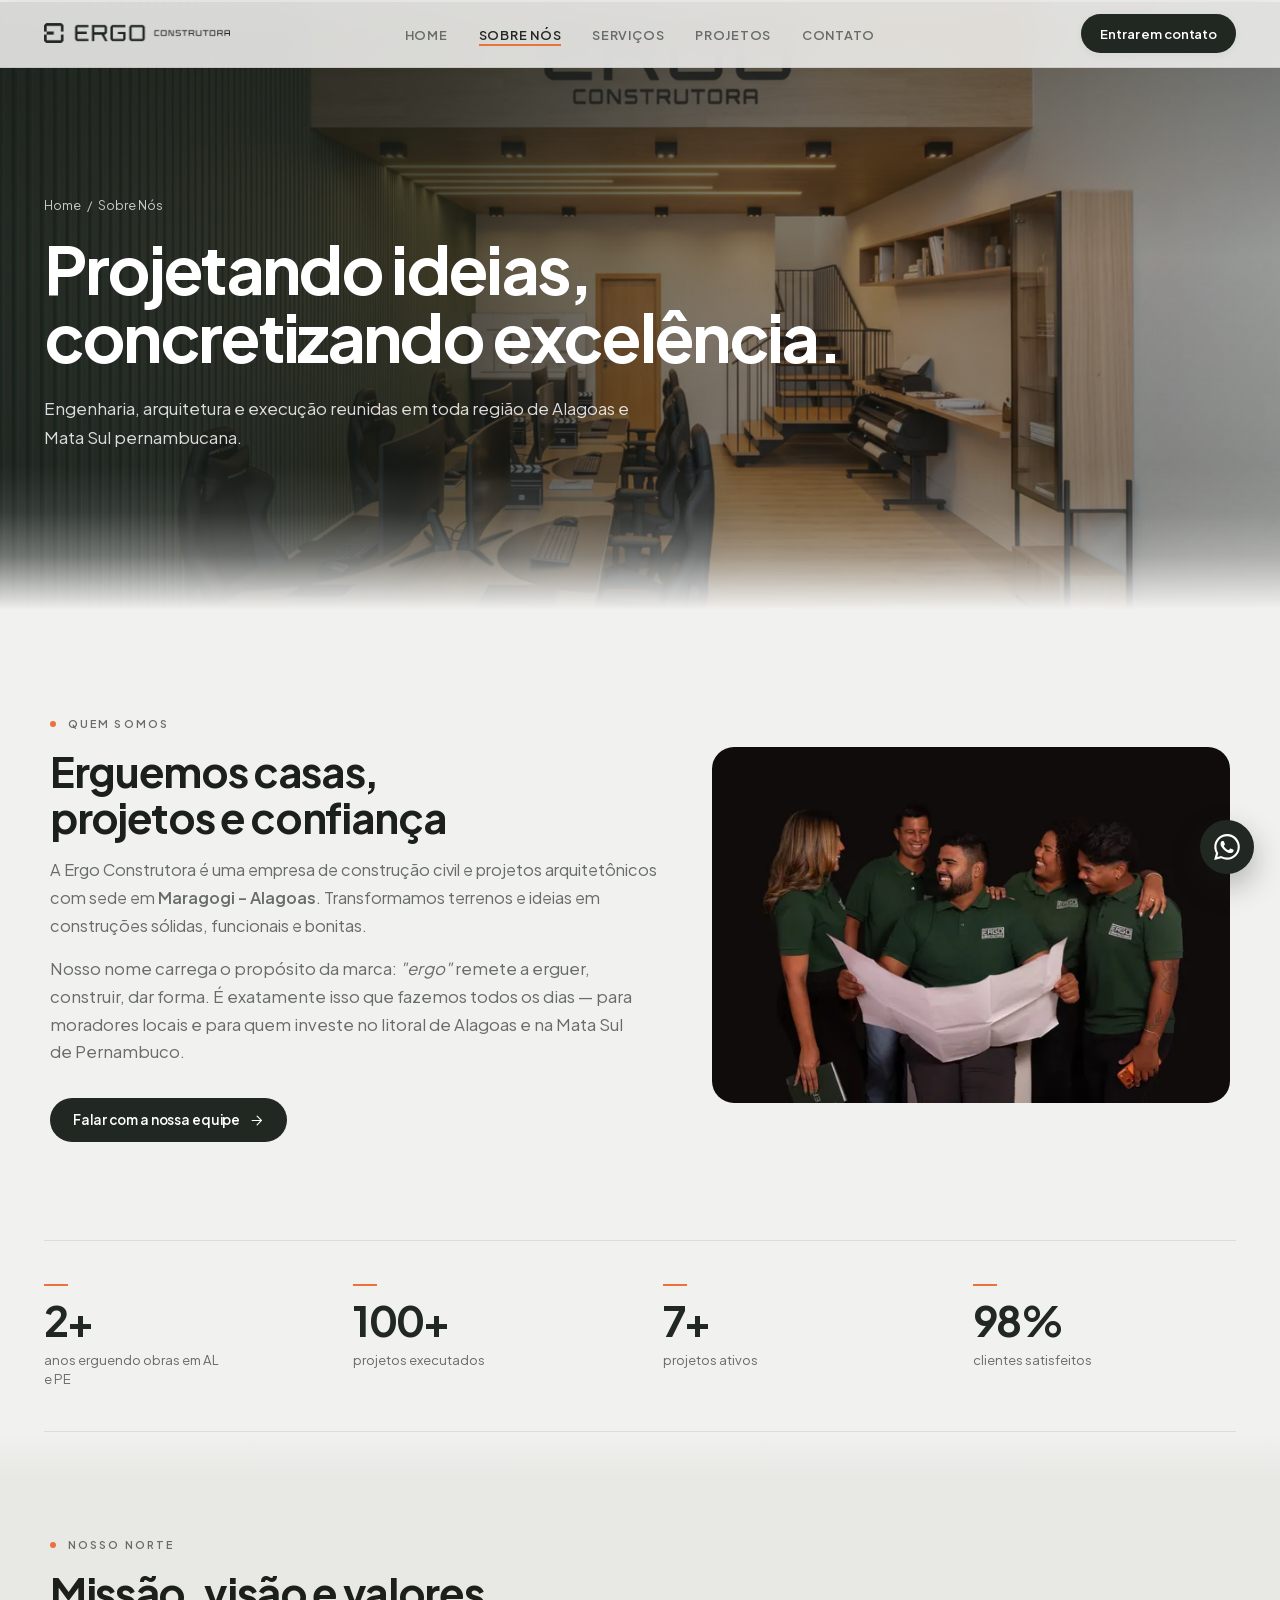
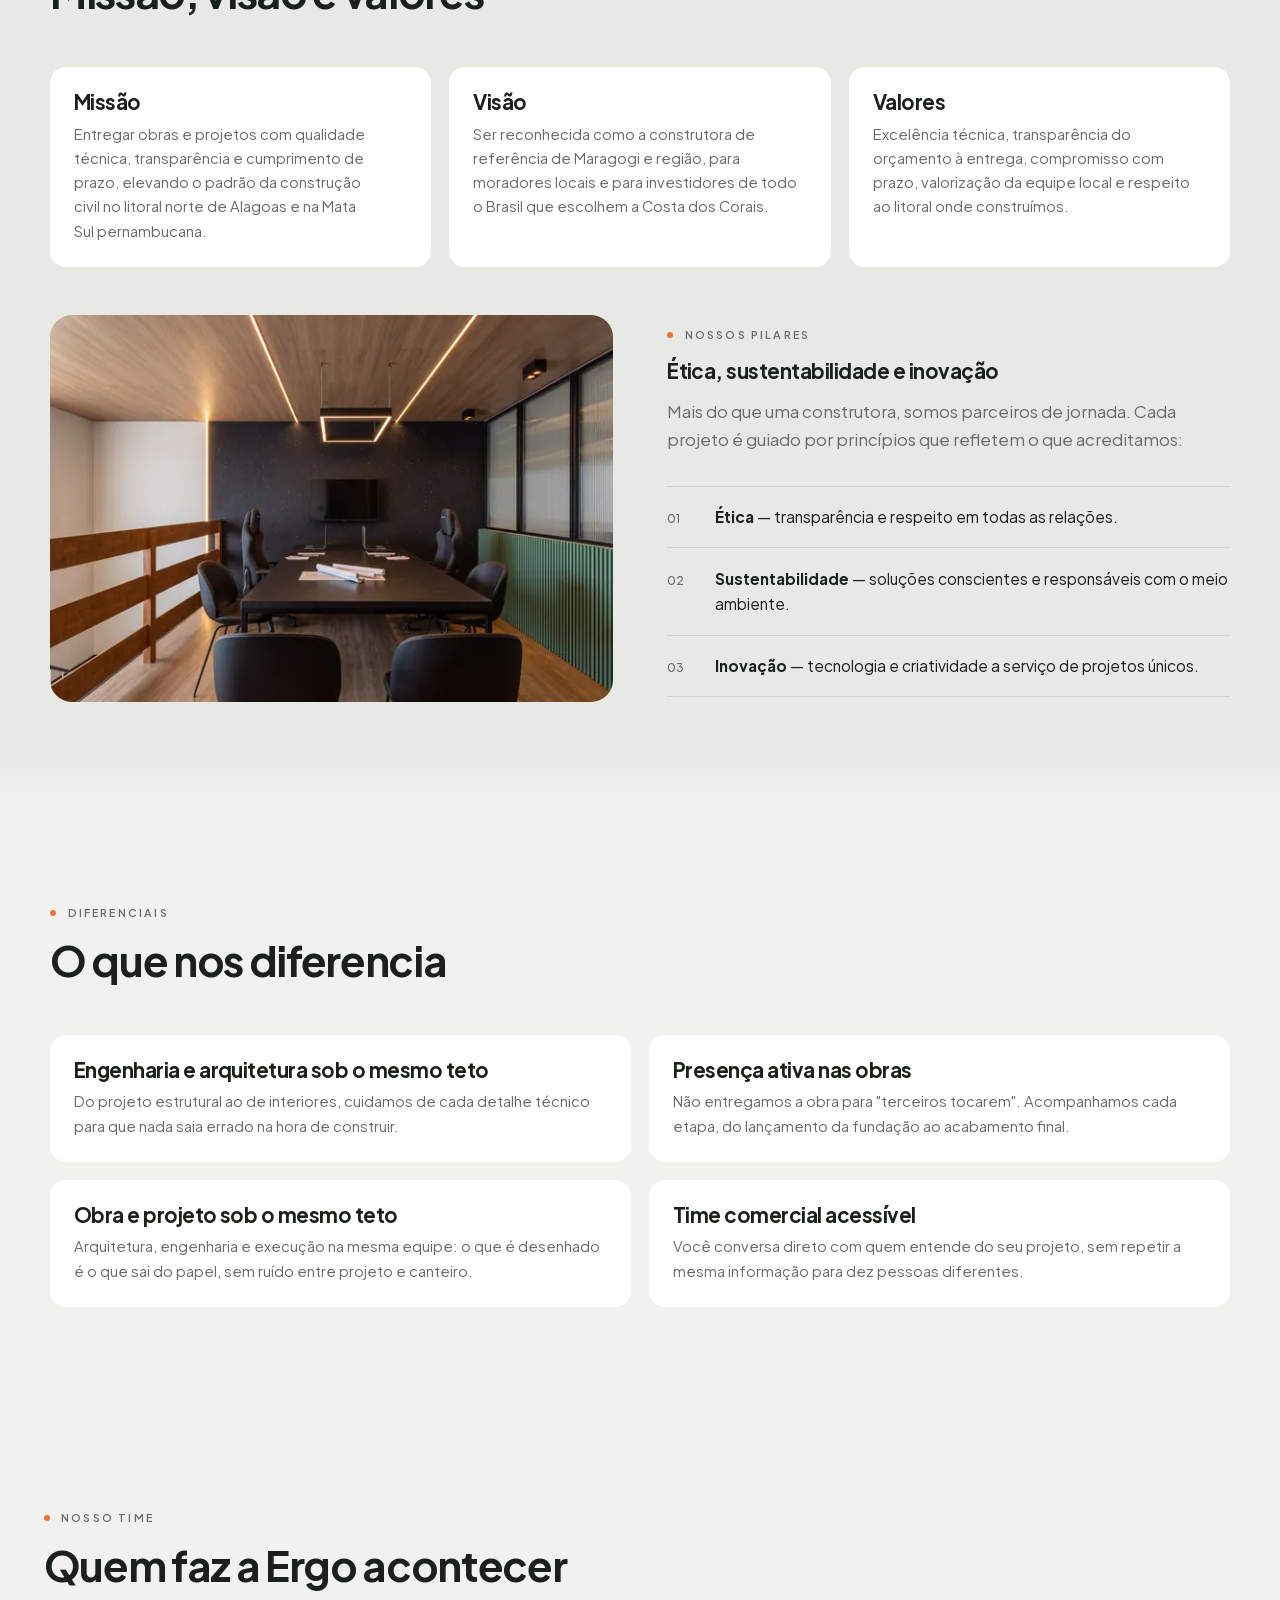
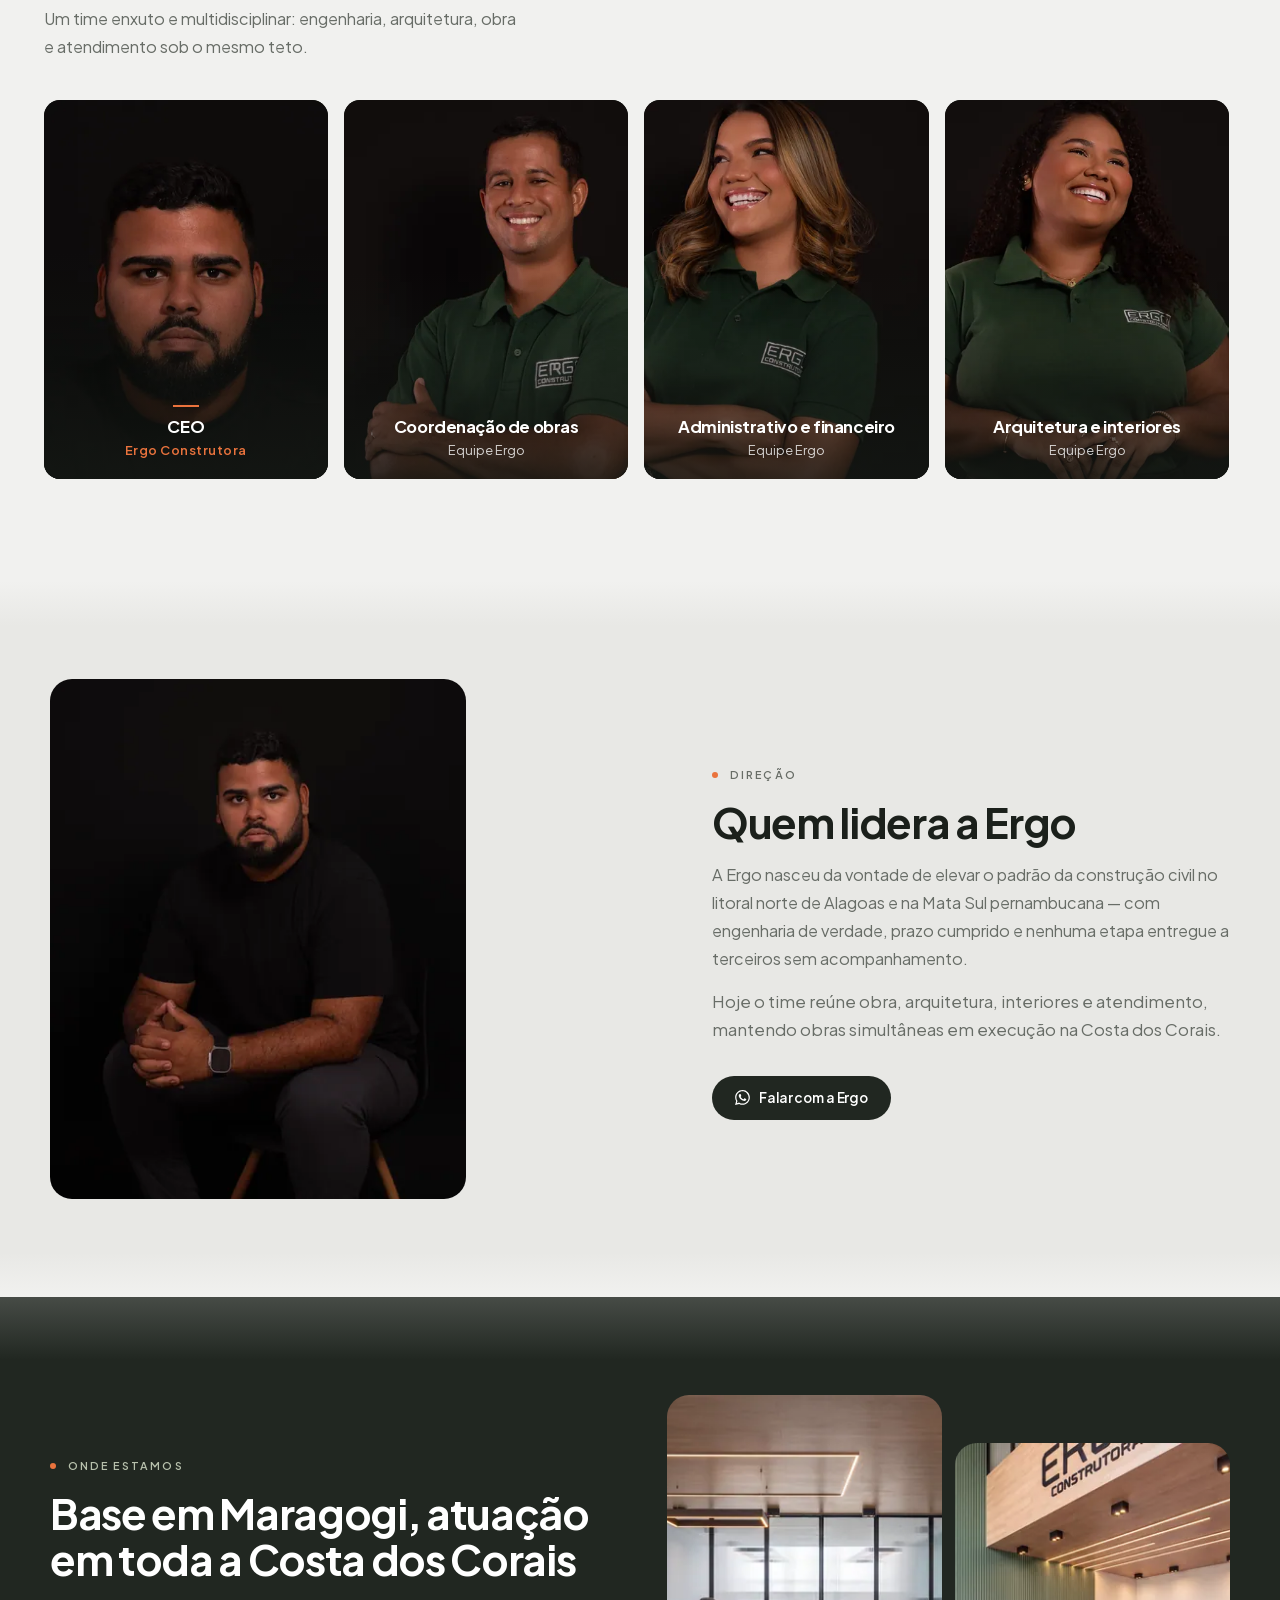
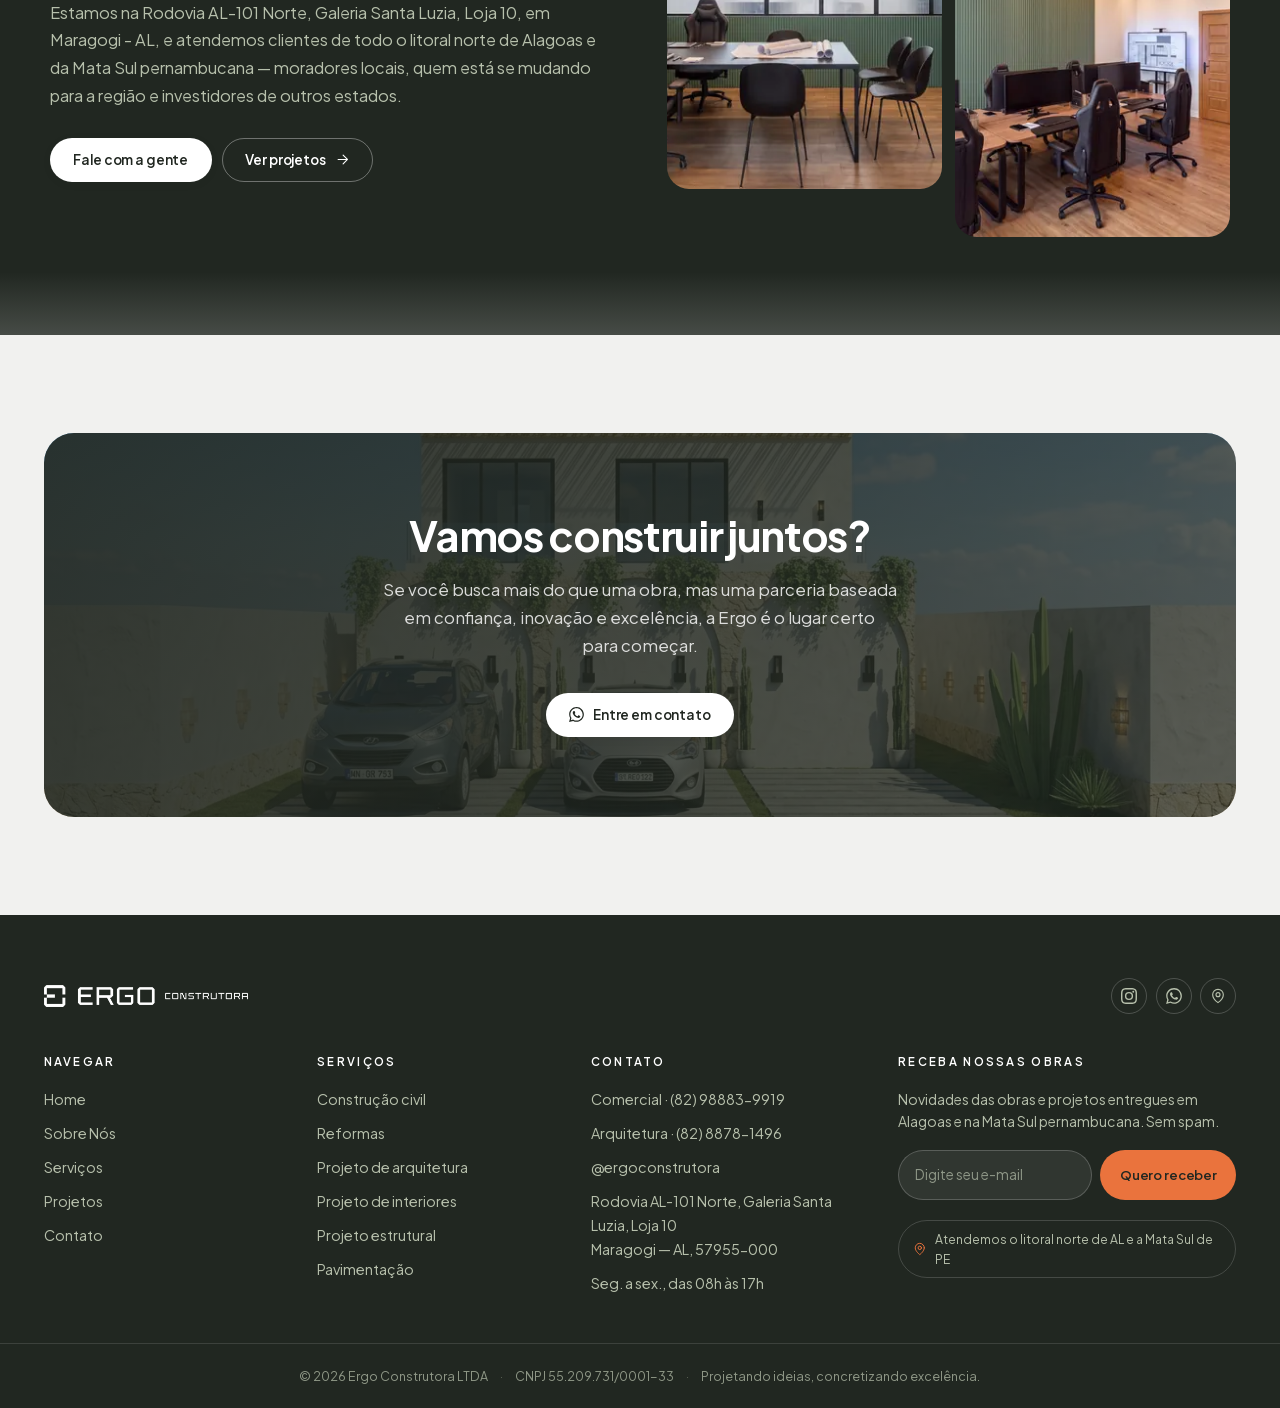
<file: site/sobre-nos.html>
<!DOCTYPE html>
<html lang="pt-BR">
<head>
  <meta charset="utf-8">
  <meta name="viewport" content="width=device-width, initial-scale=1">
  <meta name="theme-color" content="#212721">
  <meta name="author" content="Ergo Construtora LTDA">
  <meta name="robots" content="index, follow, max-image-preview:large">
  <link rel="icon" href="assets/favicon/favicon.ico" sizes="any">
  <link rel="icon" href="assets/favicon/favicon.svg" type="image/svg+xml">
  <link rel="apple-touch-icon" href="assets/favicon/icon-180.png">
  <link rel="manifest" href="site.webmanifest">
  <link rel="preload" href="assets/fonts/jakarta-latin.woff2" as="font" type="font/woff2" crossorigin>
  <link rel="stylesheet" href="assets/css/style.css">
  <title>Sobre a Ergo Construtora | Construção Civil em Maragogi - AL</title>
  <meta name="description" content="Conheça a Ergo Construtora, de construção civil e arquitetura em Maragogi/AL, com obras em Alagoas e na Mata Sul pernambucana.">
  <link rel="canonical" href="https://www.ergoconstrutora.com.br/sobre-nos.html">

  <meta property="og:type" content="website">
  <meta property="og:locale" content="pt_BR">
  <meta property="og:site_name" content="Ergo Construtora">
  <meta property="og:title" content="Sobre a Ergo Construtora | Construção Civil em Maragogi - AL">
  <meta property="og:description" content="Empresa de construção civil e projetos arquitetônicos com sede em Maragogi - Alagoas.">
  <meta property="og:url" content="https://www.ergoconstrutora.com.br/sobre-nos.html">
  <meta property="og:image" content="https://www.ergoconstrutora.com.br/assets/img/og-ergo-construtora.jpg">
  <meta name="twitter:card" content="summary_large_image">
  <meta name="twitter:image" content="https://www.ergoconstrutora.com.br/assets/img/og-ergo-construtora.jpg">

  <script type="application/ld+json">
  {
    "@context": "https://schema.org",
    "@type": "AboutPage",
    "name": "Sobre a Ergo Construtora",
    "url": "https://www.ergoconstrutora.com.br/sobre-nos.html",
    "about": { "@type": "GeneralContractor", "@id": "https://www.ergoconstrutora.com.br/#organizacao" },
    "breadcrumb": {
      "@type": "BreadcrumbList",
      "itemListElement": [
        { "@type": "ListItem", "position": 1, "name": "Home", "item": "https://www.ergoconstrutora.com.br/" },
        { "@type": "ListItem", "position": 2, "name": "Sobre Nós", "item": "https://www.ergoconstrutora.com.br/sobre-nos.html" }
      ]
    }
  }
  </script>
</head>

<body>
  <svg xmlns="http://www.w3.org/2000/svg" style="display:none" aria-hidden="true" focusable="false">
  <symbol id="i-wa" viewBox="0 0 24 24"><path fill="currentColor" d="M17.47 14.38c-.3-.15-1.75-.86-2.02-.96-.27-.1-.47-.15-.67.15-.2.3-.77.96-.94 1.16-.17.2-.35.22-.64.07-.3-.15-1.25-.46-2.39-1.47-.88-.79-1.48-1.76-1.65-2.06-.17-.3-.02-.46.13-.61.13-.13.3-.35.45-.52.15-.17.2-.3.3-.5.1-.2.05-.37-.02-.52-.08-.15-.67-1.6-.92-2.2-.24-.58-.49-.5-.67-.51h-.57c-.2 0-.52.07-.79.37-.27.3-1.04 1.01-1.04 2.47s1.06 2.86 1.21 3.06c.15.2 2.1 3.2 5.08 4.49.71.3 1.26.49 1.69.63.71.22 1.36.19 1.87.12.57-.09 1.75-.72 2-1.41.25-.69.25-1.28.17-1.41-.07-.13-.27-.2-.57-.35M12.05 21.8h-.02a9.8 9.8 0 0 1-4.99-1.37l-.36-.21-3.71.97.99-3.62-.23-.37a9.79 9.79 0 0 1-1.5-5.22c0-5.4 4.4-9.8 9.82-9.8 2.62 0 5.08 1.03 6.93 2.88a9.74 9.74 0 0 1 2.87 6.93c0 5.41-4.4 9.81-9.8 9.81M20.52 3.45A11.68 11.68 0 0 0 12.05 0C5.55 0 .27 5.28.26 11.77c0 2.07.54 4.1 1.57 5.88L.16 24l6.5-1.7a11.74 11.74 0 0 0 5.39 1.37h.01c6.5 0 11.78-5.28 11.79-11.77 0-3.15-1.22-6.1-3.44-8.33"/></symbol>
  <symbol id="i-ig" viewBox="0 0 24 24"><path fill="currentColor" d="M12 2.16c3.2 0 3.58.01 4.85.07 1.17.05 1.8.25 2.23.41.56.22.96.48 1.38.9.42.42.68.82.9 1.38.16.42.36 1.06.41 2.23.06 1.27.07 1.65.07 4.85s-.01 3.58-.07 4.85c-.05 1.17-.25 1.8-.41 2.23-.22.56-.48.96-.9 1.38-.42.42-.82.68-1.38.9-.42.16-1.06.36-2.23.41-1.27.06-1.65.07-4.85.07s-3.58-.01-4.85-.07c-1.17-.05-1.8-.25-2.23-.41-.56-.22-.96-.48-1.38-.9-.42-.42-.68-.82-.9-1.38-.16-.42-.36-1.06-.41-2.23-.06-1.27-.07-1.65-.07-4.85s.01-3.58.07-4.85c.05-1.17.25-1.8.41-2.23.22-.56.48-.96.9-1.38.42-.42.82-.68 1.38-.9.42-.16 1.06-.36 2.23-.41 1.27-.06 1.65-.07 4.85-.07M12 0C8.74 0 8.33.01 7.05.07c-1.28.06-2.15.26-2.91.56-.79.3-1.46.72-2.13 1.38A5.9 5.9 0 0 0 .63 4.14c-.3.76-.5 1.63-.56 2.91C.01 8.33 0 8.74 0 12s.01 3.67.07 4.95c.06 1.28.26 2.15.56 2.91.3.79.72 1.46 1.38 2.13a5.9 5.9 0 0 0 2.13 1.38c.76.3 1.63.5 2.91.56C8.33 23.99 8.74 24 12 24s3.67-.01 4.95-.07c1.28-.06 2.15-.26 2.91-.56.79-.3 1.46-.72 2.13-1.38a5.9 5.9 0 0 0 1.38-2.13c.3-.76.5-1.63.56-2.91.06-1.28.07-1.69.07-4.95s-.01-3.67-.07-4.95c-.06-1.28-.26-2.15-.56-2.91a5.9 5.9 0 0 0-1.38-2.13A5.9 5.9 0 0 0 19.86.63c-.76-.3-1.63-.5-2.91-.56C15.67.01 15.26 0 12 0m0 5.84a6.16 6.16 0 1 0 0 12.32 6.16 6.16 0 0 0 0-12.32m0 10.16a4 4 0 1 1 0-8 4 4 0 0 1 0 8m7.85-10.4a1.44 1.44 0 1 1-2.88 0 1.44 1.44 0 0 1 2.88 0"/></symbol>
  <symbol id="i-pin" viewBox="0 0 24 24" fill="none" stroke="currentColor" stroke-width="1.7" stroke-linecap="round" stroke-linejoin="round"><path d="M20 10c0 6-8 12-8 12s-8-6-8-12a8 8 0 0 1 16 0Z"/><circle cx="12" cy="10" r="3"/></symbol>
  <symbol id="i-fone" viewBox="0 0 24 24" fill="none" stroke="currentColor" stroke-width="1.7" stroke-linecap="round" stroke-linejoin="round"><path d="M22 16.9v3a2 2 0 0 1-2.2 2 19.8 19.8 0 0 1-8.6-3.1 19.5 19.5 0 0 1-6-6A19.8 19.8 0 0 1 2.1 4.2 2 2 0 0 1 4.1 2h3a2 2 0 0 1 2 1.7c.1 1 .4 1.9.7 2.8a2 2 0 0 1-.5 2.1L8.1 9.9a16 16 0 0 0 6 6l1.3-1.3a2 2 0 0 1 2.1-.4c.9.3 1.8.6 2.8.7a2 2 0 0 1 1.7 2Z"/></symbol>
  <symbol id="i-clock" viewBox="0 0 24 24" fill="none" stroke="currentColor" stroke-width="1.7" stroke-linecap="round" stroke-linejoin="round"><circle cx="12" cy="12" r="9"/><path d="M12 7v5l3 2"/></symbol>
  <symbol id="i-star" viewBox="0 0 24 24"><path fill="currentColor" d="m12 17.3-6.16 3.7 1.64-7L2 9.24l7.19-.61L12 2l2.81 6.63 7.19.61-5.48 4.76 1.64 7z"/></symbol>
  <symbol id="i-check" viewBox="0 0 24 24" fill="none" stroke="currentColor" stroke-width="2" stroke-linecap="round" stroke-linejoin="round"><path d="M20 6 9 17l-5-5"/></symbol>
  <symbol id="i-arrow" viewBox="0 0 24 24" fill="none" stroke="currentColor" stroke-width="1.8" stroke-linecap="round" stroke-linejoin="round"><path d="M5 12h14m-6-7 7 7-7 7"/></symbol>
  <symbol id="i-arrow-up" viewBox="0 0 24 24" fill="none" stroke="currentColor" stroke-width="1.8" stroke-linecap="round" stroke-linejoin="round"><path d="M7 17 17 7M9 7h8v8"/></symbol>
  <symbol id="i-left" viewBox="0 0 24 24" fill="none" stroke="currentColor" stroke-width="1.8" stroke-linecap="round" stroke-linejoin="round"><path d="M19 12H5m6-7-7 7 7 7"/></symbol>
  <symbol id="i-right" viewBox="0 0 24 24" fill="none" stroke="currentColor" stroke-width="1.8" stroke-linecap="round" stroke-linejoin="round"><path d="M5 12h14m-6-7 7 7-7 7"/></symbol>
  <symbol id="i-close" viewBox="0 0 24 24" fill="none" stroke="currentColor" stroke-width="1.8" stroke-linecap="round"><path d="M18 6 6 18M6 6l12 12"/></symbol>
  <symbol id="i-plus" viewBox="0 0 24 24" fill="none" stroke="currentColor" stroke-width="1.8" stroke-linecap="round"><path d="M12 5v14M5 12h14"/></symbol>
  <symbol id="i-obra" viewBox="0 0 24 24" fill="none" stroke="currentColor" stroke-width="1.6" stroke-linecap="round" stroke-linejoin="round"><path d="M3 21h18M5 21V8l7-5 7 5v13"/><path d="M9 21v-6h6v6"/></symbol>
  <symbol id="i-reforma" viewBox="0 0 24 24" fill="none" stroke="currentColor" stroke-width="1.6" stroke-linecap="round" stroke-linejoin="round"><path d="M14.7 6.3a4 4 0 0 1 5.3 5.3l-8.4 8.4-4-4Z"/><path d="m3 21 3-1-2-2Z"/><path d="m15 9 1.5 1.5"/></symbol>
  <symbol id="i-arq" viewBox="0 0 24 24" fill="none" stroke="currentColor" stroke-width="1.6" stroke-linecap="round" stroke-linejoin="round"><path d="M3 20h18M6 20V9l6-5 6 5v11"/><path d="M10 20v-5h4v5M9 12h6"/></symbol>
  <symbol id="i-interior" viewBox="0 0 24 24" fill="none" stroke="currentColor" stroke-width="1.6" stroke-linecap="round" stroke-linejoin="round"><path d="M4 18v-6a2 2 0 0 1 2-2h12a2 2 0 0 1 2 2v6"/><path d="M2 18h20M6 10V7a2 2 0 0 1 2-2h8a2 2 0 0 1 2 2v3M6 18v2M18 18v2"/></symbol>
  <symbol id="i-estrutura" viewBox="0 0 24 24" fill="none" stroke="currentColor" stroke-width="1.6" stroke-linecap="round" stroke-linejoin="round"><path d="M4 21V6l8-3 8 3v15"/><path d="M4 11h16M4 16h16M12 3v18"/></symbol>
  <symbol id="i-agua" viewBox="0 0 24 24" fill="none" stroke="currentColor" stroke-width="1.6" stroke-linecap="round" stroke-linejoin="round"><path d="M12 2.7s6 6.3 6 10.3a6 6 0 0 1-12 0c0-4 6-10.3 6-10.3Z"/></symbol>
  <symbol id="i-pav" viewBox="0 0 24 24" fill="none" stroke="currentColor" stroke-width="1.6" stroke-linecap="round" stroke-linejoin="round"><path d="M3 8h18M3 16h18M3 4v16M21 4v16M9 8v8M15 8v8"/></symbol>
  <symbol id="i-maq" viewBox="0 0 24 24" fill="none" stroke="currentColor" stroke-width="1.6" stroke-linecap="round" stroke-linejoin="round"><circle cx="6" cy="18" r="2.5"/><circle cx="17" cy="18" r="2.5"/><path d="M4 15V9h6l3 6M10 9l4-5 4 3-3 4"/></symbol>
  <symbol id="i-mail" viewBox="0 0 24 24" fill="none" stroke="currentColor" stroke-width="1.7" stroke-linecap="round" stroke-linejoin="round"><rect x="3" y="5" width="18" height="14" rx="2"/><path d="m3 7 9 6 9-6"/></symbol>
  <symbol id="i-award" viewBox="0 0 24 24" fill="none" stroke="currentColor" stroke-width="1.7" stroke-linecap="round" stroke-linejoin="round"><circle cx="12" cy="9" r="6"/><path d="m8.2 14.3-1.4 7 5.2-2.6 5.2 2.6-1.4-7"/></symbol>
  <symbol id="i-pin-solid" viewBox="0 0 24 24"><path fill="currentColor" d="M12 2a7 7 0 0 0-7 7c0 5.25 7 13 7 13s7-7.75 7-13a7 7 0 0 0-7-7Zm0 9.5A2.5 2.5 0 1 1 12 6.5a2.5 2.5 0 0 1 0 5Z"/></symbol>
  <symbol id="i-chat" viewBox="0 0 24 24" fill="none" stroke="currentColor" stroke-width="1.7" stroke-linecap="round" stroke-linejoin="round"><path d="M21 11.5a8.4 8.4 0 0 1-.9 3.8 8.5 8.5 0 0 1-7.6 4.7 8.4 8.4 0 0 1-3.8-.9L3 21l1.9-5.7a8.4 8.4 0 0 1-.9-3.8 8.5 8.5 0 0 1 4.7-7.6 8.4 8.4 0 0 1 3.8-.9h.5a8.5 8.5 0 0 1 8 8v.5Z"/></symbol>
  <symbol id="i-search" viewBox="0 0 24 24" fill="none" stroke="currentColor" stroke-width="1.7" stroke-linecap="round"><circle cx="11" cy="11" r="7"/><path d="m20 20-3.5-3.5"/></symbol>
  <symbol id="i-sliders" viewBox="0 0 24 24" fill="none" stroke="currentColor" stroke-width="1.7" stroke-linecap="round"><path d="M4 6h10M18 6h2M4 12h4M12 12h8M4 18h12M20 18h0"/><circle cx="16" cy="6" r="2"/><circle cx="10" cy="12" r="2"/><circle cx="18" cy="18" r="2"/></symbol>
  <symbol id="i-doc" viewBox="0 0 24 24" fill="none" stroke="currentColor" stroke-width="1.7" stroke-linecap="round" stroke-linejoin="round"><path d="M14 3H7a2 2 0 0 0-2 2v14a2 2 0 0 0 2 2h10a2 2 0 0 0 2-2V8Z"/><path d="M14 3v5h5M9 13h6M9 17h4"/></symbol>
  <symbol id="i-key" viewBox="0 0 24 24" fill="none" stroke="currentColor" stroke-width="1.7" stroke-linecap="round" stroke-linejoin="round"><circle cx="8" cy="15" r="4"/><path d="m11 12 8-8 3 3-2 2-2-2-4 4"/></symbol>
  <symbol id="i-tools" viewBox="0 0 24 24" fill="none" stroke="currentColor" stroke-width="1.7" stroke-linecap="round" stroke-linejoin="round"><path d="M14.7 6.3a4 4 0 1 0 5 5L21 9l-2-6-3 3Z"/><path d="m13 10-8 8a2 2 0 1 0 3 3l8-8"/></symbol>
</svg>
  <a class="skip" href="#conteudo">Ir para o conteúdo</a>

  <div class="shell">
    <header class="header">
    <div class="wrap-wide header__inner">
      <a class="header__logo" href="index.html" aria-label="Ergo Construtora — página inicial">
        <img class="logo-dark" src="assets/img/logo-ergo-verde.webp" alt="Ergo Construtora" width="800" height="86">
        <img class="logo-light" src="assets/img/logo-ergo-branco.webp" alt="" aria-hidden="true" width="800" height="86">
      </a>
      <nav class="nav" aria-label="Navegação principal">
        <ul style="display:contents">
          <li><a href="index.html">Home</a></li>
          <li><a href="sobre-nos.html" aria-current="page">Sobre Nós</a></li>
          <li><a href="servicos.html">Serviços</a></li>
          <li><a href="projetos.html">Projetos</a></li>
          <li><a href="contato.html">Contato</a></li>
        </ul>
      </nav>
      <div class="header__actions">
        <a class="btn btn--light btn--sm" href="https://wa.me/5582988839919?text=Ol%C3%A1!%20Vim%20pelo%20site%20da%20Ergo%20Construtora%20e%20quero%20falar%20sobre%20um%20projeto." target="_blank" rel="noopener">Entrar em contato</a>
        <button class="burger" type="button" aria-expanded="false" aria-controls="menu-mobile" aria-label="Abrir menu">
          <span></span><span></span><span></span>
        </button>
      </div>
    </div>
  </header>

  <div class="mobile-menu" id="menu-mobile">
    <button class="mobile-menu__close" type="button" aria-label="Fechar menu"><svg aria-hidden="true"><use href="#i-close"></use></svg></button>
    <nav aria-label="Navegação mobile">
      <ul>
        <li><a href="index.html">Home</a></li>
        <li><a href="sobre-nos.html" aria-current="page">Sobre Nós</a></li>
        <li><a href="servicos.html">Serviços</a></li>
        <li><a href="projetos.html">Projetos</a></li>
        <li><a href="contato.html">Contato</a></li>
        <li><a class="btn btn--light" href="https://wa.me/5582988839919" target="_blank" rel="noopener"><svg aria-hidden="true"><use href="#i-wa"></use></svg> Falar no WhatsApp</a></li>
      </ul>
    </nav>
    <div class="mobile-menu__meta">
      <a href="tel:+5582988839919">(82) 98883-9919</a>
      <span>Rod. AL-101 Norte, Galeria Santa Luzia, Loja 10 — Maragogi/AL</span>
      <span>Seg. a sex., 08h às 17h</span>
    </div>
  </div>

    <main id="conteudo">

      <section class="hero3 hero3--inner">
          <img src="assets/img/escritorio-ergo/escritorio-ergo-03-1600.webp" srcset="assets/img/escritorio-ergo/escritorio-ergo-03-1600.webp 1600w, assets/img/escritorio-ergo/escritorio-ergo-03-1000.webp 1000w, assets/img/escritorio-ergo/escritorio-ergo-03-600.webp 600w" sizes="100vw" width="1600" height="1073" alt="Escritório da Ergo Construtora em Maragogi com a equipe técnica de projetos" fetchpriority="high" decoding="async" class="hero3__bg">

          <div class="wrap-wide">
            <nav class="crumbs" aria-label="Você está aqui">
              <a href="index.html">Home</a> <span>/</span> <span>Sobre Nós</span>
            </nav>
            <h1>Projetando ideias, concretizando excelência.</h1>
            <p class="hero3__sub">Engenharia, arquitetura e execução reunidas em toda região de Alagoas e Mata Sul pernambucana.</p>
          </div>
        </section>

      <!-- ============ QUEM SOMOS ============ -->
      <section class="section">
        <div class="wrap">
          <div class="split split--wide">
            <div data-reveal>
              <p class="eyebrow">Quem somos</p>
              <h2>Erguemos casas, projetos e confiança</h2>
              <p class="lead mt-1">A Ergo Construtora é uma empresa de construção civil e projetos arquitetônicos com sede em <strong>Maragogi - Alagoas</strong>. Transformamos terrenos e ideias em construções sólidas, funcionais e bonitas.</p>
              <p class="muted mt-1">Nosso nome carrega o propósito da marca: <em>"ergo"</em> remete a erguer, construir, dar forma. É exatamente isso que fazemos todos os dias — para moradores locais e para quem investe no litoral de Alagoas e na Mata Sul de Pernambuco.</p>
              <p class="mt-2"><a class="btn btn--dark" href="contato.html">Falar com a nossa equipe <svg aria-hidden="true"><use href="#i-arrow"></use></svg></a></p>
            </div>
            <div class="media media--wide" data-reveal data-reveal-delay="1">
              <img src="assets/img/equipe/equipe-time-1600.webp" srcset="assets/img/equipe/equipe-time-1600.webp 1600w, assets/img/equipe/equipe-time-1000.webp 1000w, assets/img/equipe/equipe-time-600.webp 600w" sizes="(min-width: 62rem) 46vw, 92vw" width="1600" height="1067" alt="Equipe da Ergo Construtora reunida em Maragogi, Alagoas" loading="lazy" decoding="async">
            </div>
          </div>
        </div>
      </section>

      <!-- ============ NÚMEROS ============ -->
      <section class="section--sm" style="padding-block:0">
        <div class="wrap-wide">
          <div class="numbers numbers--4" data-stagger>
            <div>
              <p class="numbers__n"><span data-count="2" data-suffix="+">2+</span></p>
              <p class="numbers__l">anos erguendo obras em AL e PE</p>
            </div>
            <div>
              <p class="numbers__n"><span data-count="100" data-suffix="+">100+</span></p>
              <p class="numbers__l">projetos executados</p>
            </div>
            <div>
              <p class="numbers__n"><span data-count="7" data-suffix="+">7+</span></p>
              <p class="numbers__l">projetos ativos</p>
            </div>
            <div>
              <p class="numbers__n"><span data-count="98" data-suffix="%">98%</span></p>
              <p class="numbers__l">clientes satisfeitos</p>
            </div>
          </div>
        </div>
      </section>

      <!-- ============ MISSÃO, VISÃO E VALORES ============ -->
      <section class="section section--soft">
        <div class="wrap">
          <div class="sec-head" data-reveal>
            <p class="eyebrow">Nosso norte</p>
            <h2 class="mw-46">Missão, visão e valores</h2>
          </div>
          <div class="cards cards--3">
            <article class="mcard" style="background:#fff" data-reveal>
              <div class="mcard__body">
                <h3>Missão</h3>
                <p>Entregar obras e projetos com qualidade técnica, transparência e cumprimento de prazo, elevando o padrão da construção civil no litoral norte de Alagoas e na Mata Sul pernambucana.</p>
              </div>
            </article>
            <article class="mcard" style="background:#fff" data-reveal data-reveal-delay="1">
              <div class="mcard__body">
                <h3>Visão</h3>
                <p>Ser reconhecida como a construtora de referência de Maragogi e região, para moradores locais e para investidores de todo o Brasil que escolhem a Costa dos Corais.</p>
              </div>
            </article>
            <article class="mcard" style="background:#fff" data-reveal data-reveal-delay="2">
              <div class="mcard__body">
                <h3>Valores</h3>
                <p>Excelência técnica, transparência do orçamento à entrega, compromisso com prazo, valorização da equipe local e respeito ao litoral onde construímos.</p>
              </div>
            </article>
          </div>

          <div class="split mt-3" style="margin-top:clamp(2.5rem,2rem+2vw,4rem)">
            <div class="media media--wide" data-reveal>
              <img src="assets/img/escritorio-ergo/escritorio-ergo-05-1600.webp" srcset="assets/img/escritorio-ergo/escritorio-ergo-05-1600.webp 1600w, assets/img/escritorio-ergo/escritorio-ergo-05-1000.webp 1000w, assets/img/escritorio-ergo/escritorio-ergo-05-600.webp 600w" sizes="(min-width: 62rem) 46vw, 92vw" width="1600" height="1073" alt="Sala de reuniões da Ergo Construtora onde os projetos são planejados com o cliente" loading="lazy" decoding="async">
            </div>
            <div data-reveal data-reveal-delay="1">
              <p class="eyebrow">Nossos pilares</p>
              <h3 style="font-size:clamp(1.5rem,1.2rem+1.4vw,2.1rem)">Ética, sustentabilidade e inovação</h3>
              <p class="muted mt-1">Mais do que uma construtora, somos parceiros de jornada. Cada projeto é guiado por princípios que refletem o que acreditamos:</p>
              <ul class="facts mt-2">
                <li><span class="facts__i">01</span><span><b>Ética</b> — transparência e respeito em todas as relações.</span></li>
                <li><span class="facts__i">02</span><span><b>Sustentabilidade</b> — soluções conscientes e responsáveis com o meio ambiente.</span></li>
                <li><span class="facts__i">03</span><span><b>Inovação</b> — tecnologia e criatividade a serviço de projetos únicos.</span></li>
              </ul>
            </div>
          </div>
        </div>
      </section>

      <!-- ============ DIFERENCIAIS ============ -->
      <section class="section">
        <div class="wrap">
          <div class="sec-head" data-reveal>
            <p class="eyebrow">Diferenciais</p>
            <h2 class="mw-46">O que nos diferencia</h2>
          </div>
          <div class="cards cards--2">
            <article class="mcard" data-reveal>
              <div class="mcard__body">
                <h3>Engenharia e arquitetura sob o mesmo teto</h3>
                <p>Do projeto estrutural ao de interiores, cuidamos de cada detalhe técnico para que nada saia errado na hora de construir.</p>
              </div>
            </article>
            <article class="mcard" data-reveal data-reveal-delay="1">
              <div class="mcard__body">
                <h3>Presença ativa nas obras</h3>
                <p>Não entregamos a obra para "terceiros tocarem". Acompanhamos cada etapa, do lançamento da fundação ao acabamento final.</p>
              </div>
            </article>
            <article class="mcard" data-reveal>
              <div class="mcard__body">
                <h3>Obra e projeto sob o mesmo teto</h3>
                <p>Arquitetura, engenharia e execução na mesma equipe: o que é desenhado é o que sai do papel, sem ruído entre projeto e canteiro.</p>
              </div>
            </article>
            <article class="mcard" data-reveal data-reveal-delay="1">
              <div class="mcard__body">
                <h3>Time comercial acessível</h3>
                <p>Você conversa direto com quem entende do seu projeto, sem repetir a mesma informação para dez pessoas diferentes.</p>
              </div>
            </article>
          </div>
        </div>
      </section>


      <!-- ============ EQUIPE ============ -->
      <section class="section">
        <div class="wrap-wide">
          <div class="team">
            <div class="team__head" data-reveal>
              <div>
                <p class="eyebrow">Nosso time</p>
                <h2 class="mw-46">Quem faz a Ergo acontecer</h2>
                <p class="lead mt-1" style="max-width:44ch">Um time enxuto e multidisciplinar: engenharia, arquitetura, obra e atendimento sob o mesmo teto.</p>
              </div>
              <div class="cat__nav" style="margin-top:0">
                <button type="button" data-carousel-prev aria-label="Ver integrantes anteriores"><svg aria-hidden="true"><use href="#i-left"></use></svg></button>
                <button type="button" class="is-primary" data-carousel-next aria-label="Ver próximos integrantes"><svg aria-hidden="true"><use href="#i-right"></use></svg></button>
              </div>
            </div>
            <div class="team__track" data-carousel data-stagger>
              <article class="team-card team-card--ceo">
            <img src="assets/img/equipe/equipe-ceo-900.webp" srcset="assets/img/equipe/equipe-ceo-900.webp 900w, assets/img/equipe/equipe-ceo-600.webp 600w, assets/img/equipe/equipe-ceo-400.webp 400w" sizes="(min-width: 64rem) 24vw, (min-width: 48rem) 45vw, 74vw" width="900" height="1200" alt="CEO — CEO da Ergo Construtora em Maragogi, Alagoas" loading="lazy" decoding="async">
            <div class="team-card__body">
              <h3>CEO</h3>
              <p>Ergo Construtora</p>
            </div>
          </article>
          <article class="team-card">
            <img src="assets/img/equipe/equipe-membro-01-900.webp" srcset="assets/img/equipe/equipe-membro-01-900.webp 900w, assets/img/equipe/equipe-membro-01-600.webp 600w, assets/img/equipe/equipe-membro-01-400.webp 400w" sizes="(min-width: 64rem) 24vw, (min-width: 48rem) 45vw, 74vw" width="900" height="1200" alt="Coordenação de obras — Coordenação de obras da Ergo Construtora em Maragogi, Alagoas" loading="lazy" decoding="async">
            <div class="team-card__body">
              <h3>Coordenação de obras</h3>
              <p>Equipe Ergo</p>
            </div>
          </article>
          <article class="team-card">
            <img src="assets/img/equipe/equipe-membro-03-900.webp" srcset="assets/img/equipe/equipe-membro-03-900.webp 900w, assets/img/equipe/equipe-membro-03-600.webp 600w, assets/img/equipe/equipe-membro-03-400.webp 400w" sizes="(min-width: 64rem) 24vw, (min-width: 48rem) 45vw, 74vw" width="900" height="1200" alt="Administrativo e financeiro — Administrativo e financeiro da Ergo Construtora em Maragogi, Alagoas" loading="lazy" decoding="async">
            <div class="team-card__body">
              <h3>Administrativo e financeiro</h3>
              <p>Equipe Ergo</p>
            </div>
          </article>
          <article class="team-card">
            <img src="assets/img/equipe/equipe-membro-04-900.webp" srcset="assets/img/equipe/equipe-membro-04-900.webp 900w, assets/img/equipe/equipe-membro-04-600.webp 600w, assets/img/equipe/equipe-membro-04-400.webp 400w" sizes="(min-width: 64rem) 24vw, (min-width: 48rem) 45vw, 74vw" width="900" height="1200" alt="Arquitetura e interiores — Arquitetura e interiores da Ergo Construtora em Maragogi, Alagoas" loading="lazy" decoding="async">
            <div class="team-card__body">
              <h3>Arquitetura e interiores</h3>
              <p>Equipe Ergo</p>
            </div>
          </article>
            </div>
          </div>
        </div>
      </section>

      <!-- ============ FUNDADOR ============ -->
      <section class="section section--soft">
        <div class="wrap">
          <div class="split split--wide">
            <div class="media media--tall" data-reveal style="max-width:26rem">
              <img src="assets/img/equipe/equipe-fundador-1000.webp" srcset="assets/img/equipe/equipe-fundador-1000.webp 1000w, assets/img/equipe/equipe-fundador-700.webp 700w, assets/img/equipe/equipe-fundador-450.webp 450w" sizes="(min-width: 62rem) 34vw, 92vw" width="1000" height="1333" alt="Sócio-fundador da Ergo Construtora em Maragogi, Alagoas" loading="lazy" decoding="async">
            </div>
            <div data-reveal data-reveal-delay="1">
              <p class="eyebrow">Direção</p>
              <h2>Quem lidera a Ergo</h2>
              <p class="lead mt-1">A Ergo nasceu da vontade de elevar o padrão da construção civil no litoral norte de Alagoas e na Mata Sul pernambucana — com engenharia de verdade, prazo cumprido e nenhuma etapa entregue a terceiros sem acompanhamento.</p>
              <p class="muted mt-1">Hoje o time reúne obra, arquitetura, interiores e atendimento, mantendo obras simultâneas em execução na Costa dos Corais.</p>
              <p class="mt-2"><a class="btn btn--dark" href="https://wa.me/5582988839919?text=Ol%C3%A1!%20Quero%20falar%20com%20a%20dire%C3%A7%C3%A3o%20da%20Ergo%20sobre%20um%20projeto." target="_blank" rel="noopener"><svg aria-hidden="true"><use href="#i-wa"></use></svg> Falar com a Ergo</a></p>
            </div>
          </div>
        </div>
      </section>

      <!-- ============ ONDE ESTAMOS ============ -->
      <section class="section section--dark">
        <div class="wrap">
          <div class="split split--flip">
            <div class="media-duo" data-reveal>
              <div class="media"><img src="assets/img/escritorio-ergo/escritorio-ergo-06-1600.webp" srcset="assets/img/escritorio-ergo/escritorio-ergo-06-1600.webp 1600w, assets/img/escritorio-ergo/escritorio-ergo-06-1000.webp 1000w, assets/img/escritorio-ergo/escritorio-ergo-06-600.webp 600w" sizes="(min-width: 62rem) 23vw, 45vw" width="1600" height="1073" alt="Área técnica da sede da Ergo Construtora em Maragogi - AL" loading="lazy" decoding="async"></div>
              <div class="media"><img src="assets/img/escritorio-ergo/escritorio-ergo-02-1600.webp" srcset="assets/img/escritorio-ergo/escritorio-ergo-02-1600.webp 1600w, assets/img/escritorio-ergo/escritorio-ergo-02-1000.webp 1000w, assets/img/escritorio-ergo/escritorio-ergo-02-600.webp 600w" sizes="(min-width: 62rem) 23vw, 45vw" width="1600" height="1073" alt="Equipe de projetos da Ergo Construtora em Maragogi" loading="lazy" decoding="async"></div>
            </div>
            <div data-reveal data-reveal-delay="1">
              <p class="eyebrow">Onde estamos</p>
              <h2>Base em Maragogi, atuação em toda a Costa dos Corais</h2>
              <p class="lead mt-1">Estamos na Rodovia AL-101 Norte, Galeria Santa Luzia, Loja 10, em Maragogi - AL, e atendemos clientes de todo o litoral norte de Alagoas e da Mata Sul pernambucana — moradores locais, quem está se mudando para a região e investidores de outros estados.</p>
              <div class="hero__actions">
                <a class="btn btn--light" href="contato.html">Fale com a gente</a>
                <a class="btn btn--ghost-light" href="projetos.html">Ver projetos <svg aria-hidden="true"><use href="#i-arrow"></use></svg></a>
              </div>
            </div>
          </div>
        </div>
      </section>

      <!-- ============ CTA ============ -->
      <section class="section">
        <div class="wrap-wide">
          <div class="cta" data-reveal>
            <img src="assets/img/casa-de-praia/casa-de-praia-14-1600.webp" srcset="assets/img/casa-de-praia/casa-de-praia-14-1600.webp 1376w, assets/img/casa-de-praia/casa-de-praia-14-1000.webp 1000w, assets/img/casa-de-praia/casa-de-praia-14-600.webp 600w" sizes="100vw" width="1376" height="768" alt="Projeto residencial de alto padrão da Ergo Construtora em Maragogi" loading="lazy" decoding="async">
            <h2 class="mw-46 mx-auto">Vamos construir juntos?</h2>
            <p>Se você busca mais do que uma obra, mas uma parceria baseada em confiança, inovação e excelência, a Ergo é o lugar certo para começar.</p>
            <a class="btn btn--light" href="https://wa.me/5582988839919?text=Ol%C3%A1!%20Conheci%20a%20Ergo%20pelo%20site%20e%20quero%20conversar%20sobre%20um%20projeto." target="_blank" rel="noopener">
              <svg aria-hidden="true"><use href="#i-wa"></use></svg> Entre em contato
            </a>
          </div>
        </div>
      </section>

    </main>

    <footer class="footer">
    <div class="footer__top">
      <div class="wrap-wide">
        <div class="footer__bar">
          <a class="footer__logo" href="index.html" aria-label="Ergo Construtora — página inicial">
            <img src="assets/img/logo-ergo-branco.webp" alt="Ergo Construtora" width="800" height="86" loading="lazy">
          </a>
          <div class="footer__social">
            <a href="https://www.instagram.com/ergoconstrutora/" target="_blank" rel="noopener" aria-label="Instagram da Ergo Construtora"><svg aria-hidden="true"><use href="#i-ig"></use></svg></a>
            <a href="https://wa.me/5582988839919" target="_blank" rel="noopener" aria-label="WhatsApp da Ergo Construtora"><svg aria-hidden="true"><use href="#i-wa"></use></svg></a>
            <a href="https://www.google.com/maps/search/?api=1&amp;query=Galeria+Santa+Luzia%2C+Rodovia+AL-101+Norte%2C+Maragogi+-+AL" target="_blank" rel="noopener" aria-label="Ergo Construtora no Google Maps"><svg aria-hidden="true"><use href="#i-pin"></use></svg></a>
          </div>
        </div>

        <div class="footer__grid">
          <div>
            <h4>Navegar</h4>
            <ul>
              <li><a href="index.html">Home</a></li>
              <li><a href="sobre-nos.html">Sobre Nós</a></li>
              <li><a href="servicos.html">Serviços</a></li>
              <li><a href="projetos.html">Projetos</a></li>
              <li><a href="contato.html">Contato</a></li>
            </ul>
          </div>
          <div>
            <h4>Serviços</h4>
            <ul>
              <li><a href="servicos.html#construcao-civil">Construção civil</a></li>
              <li><a href="servicos.html#reforma">Reformas</a></li>
              <li><a href="servicos.html#projeto-arquitetura">Projeto de arquitetura</a></li>
              <li><a href="servicos.html#projeto-interiores">Projeto de interiores</a></li>
              <li><a href="servicos.html#projeto-estrutural">Projeto estrutural</a></li>
              <li><a href="servicos.html#pavimentacao">Pavimentação</a></li>
            </ul>
          </div>
          <div>
            <h4>Contato</h4>
            <ul>
              <li><a href="https://wa.me/5582988839919" target="_blank" rel="noopener">Comercial · (82) 98883-9919</a></li>
              <li><a href="https://wa.me/558288781496" target="_blank" rel="noopener">Arquitetura · (82) 8878-1496</a></li>
              <li><a href="https://www.instagram.com/ergoconstrutora/" target="_blank" rel="noopener">@ergoconstrutora</a></li>
              <li><a href="https://www.google.com/maps/search/?api=1&amp;query=Galeria+Santa+Luzia%2C+Rodovia+AL-101+Norte%2C+Maragogi+-+AL" target="_blank" rel="noopener">Rodovia AL-101 Norte, Galeria Santa Luzia, Loja 10<br>Maragogi — AL, 57955-000</a></li>
              <li>Seg. a sex., das 08h às 17h</li>
            </ul>
          </div>

          <div class="footer__news">
            <h4>Receba nossas obras</h4>
            <p>Novidades das obras e projetos entregues em Alagoas e na Mata Sul pernambucana. Sem spam.</p>
            <form class="news" id="newsletter">
              <label class="sr-only" for="news-email">Seu e-mail</label>
              <input type="email" id="news-email" name="email" placeholder="Digite seu e-mail" required>
              <button class="btn btn--sm" type="submit">Quero receber</button>
            </form>
            <span class="footer__badge"><svg aria-hidden="true"><use href="#i-pin"></use></svg> Atendemos o litoral norte de AL e a Mata Sul de PE</span>
          </div>
        </div>
      </div>
    </div>

    <div class="footer__bottom">
      <div class="wrap-wide footer__bottom-inner">
        <span>© <span id="ano-atual">2026</span> Ergo Construtora LTDA</span>
        <span class="footer__dot">·</span>
        <span>CNPJ 55.209.731/0001-33</span>
        <span class="footer__dot">·</span>
        <span>Projetando ideias, concretizando excelência.</span>
      </div>
    </div>
  </footer>
  </div>

  <a class="wa" href="https://wa.me/5582988839919?text=Ol%C3%A1!%20Vim%20pelo%20site%20da%20Ergo%20Construtora%20e%20quero%20um%20or%C3%A7amento." target="_blank" rel="noopener" aria-label="Falar com a Ergo Construtora no WhatsApp">
    <span>Fale com a Ergo</span>
    <svg aria-hidden="true"><use href="#i-wa"></use></svg>
  </a>
  <script src="assets/js/dados.js"></script>
  <script src="assets/js/main.js" defer></script>
</body>
</html>
</file>
<file: site/assets/css/style.css>
@import url('fonts.css');

/* =========================================================
   ERGO CONSTRUTORA
   Modern Minimalist / Editorial — paleta oficial da marca
   ========================================================= */
:root {
  /* Marca */
  --ink: #212721;            /* Pantone Black 3 C — cor principal */
  --ink-2: #3e4938;          /* Pantone 4224 C */
  --sage: #b7c0ac;           /* Pantone 4183 CP */
  --accent: #ea733d;         /* Pantone 4012 C — usado com parcimônia */
  --accent-text: #ac4b1c;    /* variação acessível para texto */
  --stone: #a9a2a1;          /* Pantone 4283 C */

  /* Superfícies */
  --page: #f1f1ef;           /* mesma cor da folha — layout full-width */
  --bg: #f1f1ef;             /* folha — cinza claro editorial */
  --surface: #ffffff;        /* cards brancos sobre o cinza */
  --surface-2: #e8e8e5;      /* cinza um tom acima */
  --line: rgba(33, 39, 33, .10);
  --line-strong: rgba(33, 39, 33, .18);

  /* Texto */
  --text: #1b201b;
  --muted: #686d67;   /* 4,76:1 sobre o cinza claro — WCAG AA */

  /* Layout */
  --shell: 1440px;
  --wrap: 1180px;
  --gut: clamp(1.15rem, 3.4vw, 2.75rem);

  /* Formas */
  --r-xl: 30px;
  --r-lg: 22px;
  --r-md: 16px;
  --r-sm: 10px;
  --r-pill: 999px;

  /* Sombras */
  --sh-1: 0 2px 10px rgba(27, 32, 27, .05);
  --sh-2: 0 14px 40px rgba(27, 32, 27, .10);

  /* Movimento */
  --t: 340ms cubic-bezier(.22, .61, .36, 1);
  --t-slow: 620ms cubic-bezier(.22, .61, .36, 1);

  --font: 'Plus Jakarta Sans', system-ui, -apple-system, 'Segoe UI', sans-serif;
}

/* ---------- Reset ---------- */
*, *::before, *::after { box-sizing: border-box; }
* { margin: 0; }
html { -webkit-text-size-adjust: 100%; scroll-behavior: smooth; }
body {
  font-family: var(--font);
  font-size: clamp(.95rem, .92rem + .16vw, 1.0625rem);
  line-height: 1.65;
  color: var(--text);
  background: var(--page);
  -webkit-font-smoothing: antialiased;
  overflow-x: hidden;
}
img, picture, video, svg { display: block; max-width: 100%; }
img, video { height: auto; }
input, button, textarea, select { font: inherit; color: inherit; }
button { background: none; border: 0; cursor: pointer; }
a { color: inherit; text-decoration: none; }
ul, ol { list-style: none; padding: 0; }
:focus-visible { outline: 2px solid var(--ink); outline-offset: 3px; border-radius: 6px; }
::selection { background: var(--ink); color: #fff; }

/* ---------- Folha (shell) ---------- */
.shell { width: 100%; background: var(--bg); position: relative; }
.wrap { width: min(var(--wrap), 100% - var(--gut) * 2); margin-inline: auto; }
.wrap-wide { width: min(1440px, 100% - var(--gut) * 2); margin-inline: auto; }

/* ---------- Tipografia ---------- */
h1, h2, h3, h4 { font-weight: 700; line-height: 1.1; letter-spacing: -.032em; text-wrap: balance; }
h1 { font-size: clamp(2.1rem, 1.5rem + 2.6vw, 3.5rem); }
h2 { font-size: clamp(1.7rem, 1.35rem + 1.7vw, 2.6rem); }
h3 { font-size: clamp(1.05rem, 1rem + .35vw, 1.28rem); letter-spacing: -.025em; }
h4 { font-size: 1rem; letter-spacing: -.02em; }
p { text-wrap: pretty; }
strong { font-weight: 600; }

.eyebrow {
  display: inline-block; font-size: .68rem; font-weight: 600;
  letter-spacing: .2em; text-transform: uppercase; color: var(--muted); margin-bottom: 1rem;
}
.lead { font-size: clamp(.94rem, .92rem + .16vw, 1.02rem); color: var(--muted); line-height: 1.7; }
.muted { color: var(--muted); }
.center { text-align: center; }
.mw-60 { max-width: 60ch; }
.mw-46 { max-width: 46ch; }
.mx-auto { margin-inline: auto; }

/* ---------- Seções ---------- */
.section { padding: clamp(3.5rem, 2.6rem + 4.4vw, 6.5rem) 0; }
.section--sm { padding: clamp(2.5rem, 2rem + 2.4vw, 4rem) 0; }
.section--dark { background: var(--ink); color: #fff; }
.section--dark .muted, .section--dark .lead { color: var(--sage); }
.section--dark .eyebrow { color: var(--sage); }
.section--soft { background: var(--surface-2); }
.section--white { background: #fff; }

.sec-head { margin-bottom: clamp(2rem, 1.6rem + 2vw, 3.25rem); }
.sec-head--split { display: grid; gap: 1.25rem; align-items: end; }
@media (min-width: 60rem) { .sec-head--split { grid-template-columns: 1fr auto; } }

/* ---------- Botões ---------- */
.btn {
  display: inline-flex; align-items: center; justify-content: center; gap: .55rem;
  font-size: .85rem; font-weight: 600; line-height: 1; letter-spacing: -.01em;
  padding: .85rem 1.4rem; border-radius: var(--r-pill); border: 1px solid transparent;
  transition: transform var(--t), background-color var(--t), color var(--t), border-color var(--t), box-shadow var(--t);
}
.btn svg { width: 1.1em; height: 1.1em; flex: none; }
.btn:hover { transform: translateY(-2px); }
.btn--dark { background: var(--ink); color: #fff; }
.btn--dark:hover { background: var(--ink-2); box-shadow: var(--sh-2); }
.btn--light { background: #fff; color: var(--ink); box-shadow: var(--sh-1); }
.btn--light:hover { box-shadow: var(--sh-2); }
.btn--outline { border-color: var(--line-strong); color: var(--ink); }
.btn--outline:hover { border-color: var(--ink); background: var(--ink); color: #fff; }
.btn--ghost-light { border-color: rgba(255, 255, 255, .35); color: #fff; }
.btn--ghost-light:hover { background: #fff; color: var(--ink); }
.btn--sm { padding: .72rem 1.15rem; font-size: .82rem; }
.btn--block { width: 100%; }

.link-u {
  display: inline-flex; align-items: center; gap: .5rem; font-weight: 600; font-size: .9rem;
  position: relative; padding-bottom: 3px;
}
.link-u::after {
  content: ''; position: absolute; left: 0; bottom: 0; height: 1px; width: 100%;
  background: currentColor; transform-origin: right; scale: 1 1; transition: scale var(--t);
}
.link-u:hover::after { transform-origin: left; scale: 0 1; }
.link-u svg { width: 1em; height: 1em; transition: transform var(--t); }
.link-u:hover svg { transform: translate(3px, -3px); }

.round-btn {
  width: 46px; height: 46px; border-radius: 50%; display: grid; place-items: center;
  background: #fff; color: var(--ink); border: 1px solid var(--line); flex: none;
  transition: background-color var(--t), color var(--t), transform var(--t), border-color var(--t);
}
.round-btn svg { width: 17px; height: 17px; transition: transform var(--t); }
.round-btn:hover { background: var(--ink); color: #fff; border-color: var(--ink); }
.round-btn:hover svg { transform: translate(2px, -2px); }

/* =========================================================
   HEADER — barra translúcida escura, links de texto
   ========================================================= */
.header {
  position: sticky; top: 0; z-index: 60;
  background: rgba(241, 241, 239, .88);
  -webkit-backdrop-filter: blur(16px) saturate(160%);
  backdrop-filter: blur(16px) saturate(160%);
  border-bottom: 1px solid var(--line);
  transition: box-shadow var(--t), background-color var(--t);
}
.header.is-scrolled { background: rgba(241, 241, 239, .95); box-shadow: 0 6px 24px rgba(27, 32, 27, .06); }
.header__inner {
  display: flex; align-items: center; justify-content: space-between;
  gap: clamp(1rem, .5rem + 2vw, 2.5rem);
  padding: .9rem 0; min-height: var(--header-h);
}
@media (min-width: 66rem) {
  .header__inner { display: grid; grid-template-columns: 1fr auto 1fr; }
  .header__actions { justify-self: end; }
}
.header__logo { flex: none; }
.header__logo img { height: 20px; width: auto; }
.header__logo .logo-dark { display: block; }
.header__logo .logo-light { display: none; }

.nav { display: none; }
@media (min-width: 66rem) {
  .nav { display: flex; align-items: center; gap: clamp(1.25rem, .8rem + 1.4vw, 2.15rem); justify-self: center; }
}
.nav a {
  font-size: .8rem; font-weight: 600; letter-spacing: .06em; text-transform: uppercase;
  color: var(--muted); position: relative; padding-bottom: 3px; transition: color var(--t);
}
.nav a::after {
  content: ''; position: absolute; left: 0; bottom: 0; height: 1.5px; width: 100%;
  background: var(--accent); scale: 0 1; transform-origin: right; transition: scale var(--t);
}
.nav a:hover { color: var(--ink); }
.nav a:hover::after { scale: 1 1; transform-origin: left; }
.nav a[aria-current="page"] { color: var(--ink); }
.nav a[aria-current="page"]::after { scale: 1 1; }

.header__actions { display: flex; align-items: center; gap: .75rem; }
/* em telas estreitas o CTA sai do header (o menu já leva ao WhatsApp) */
@media (max-width: 34rem) { .header .btn { display: none; } }
.header .btn { background: var(--ink); color: #fff; }
.header .btn:hover { background: var(--accent); color: var(--ink); }

.burger {
  display: grid; place-content: center; gap: 5px; width: 40px; height: 40px;
  border-radius: 50%; border: 1px solid var(--line-strong);
}
@media (min-width: 66rem) { .burger { display: none; } }
.burger span { display: block; width: 16px; height: 1.5px; background: var(--ink); transition: transform var(--t), opacity var(--t); }
.burger[aria-expanded="true"] span:nth-child(1) { transform: translateY(6.5px) rotate(45deg); }
.burger[aria-expanded="true"] span:nth-child(2) { opacity: 0; }
.burger[aria-expanded="true"] span:nth-child(3) { transform: translateY(-6.5px) rotate(-45deg); }

.mobile-menu {
  position: fixed; inset: 0; z-index: 70; display: grid; align-content: center;
  padding: 5.5rem var(--gut) 3rem; background: var(--ink); color: #fff;
  opacity: 0; visibility: hidden; transition: opacity var(--t), visibility var(--t);
}
.mobile-menu.is-open { opacity: 1; visibility: visible; }
.mobile-menu__close {
  position: absolute; top: 1.15rem; right: var(--gut); width: 42px; height: 42px;
  border-radius: 50%; border: 1px solid rgba(255, 255, 255, .25); display: grid; place-items: center; color: #fff;
}
.mobile-menu__close svg { width: 18px; height: 18px; }
.mobile-menu li { opacity: 0; transform: translateY(12px); transition: opacity 420ms ease, transform 420ms ease; }
.mobile-menu.is-open li { opacity: 1; transform: none; }
.mobile-menu li:nth-child(1) { transition-delay: 70ms; }
.mobile-menu li:nth-child(2) { transition-delay: 120ms; }
.mobile-menu li:nth-child(3) { transition-delay: 170ms; }
.mobile-menu li:nth-child(4) { transition-delay: 220ms; }
.mobile-menu li:nth-child(5) { transition-delay: 270ms; }
.mobile-menu li:nth-child(6) { transition-delay: 330ms; }
.mobile-menu a {
  display: block; font-size: clamp(1.6rem, 1.15rem + 2.4vw, 2.2rem); font-weight: 600;
  letter-spacing: -.035em; padding: .55rem 0; border-bottom: 1px solid rgba(255, 255, 255, .12);
}
.mobile-menu a[aria-current="page"] { color: var(--accent); }
.mobile-menu .btn {
  display: inline-flex; align-items: center; justify-content: center;
  margin-top: 1.75rem; font-family: var(--font); font-size: 1rem;
  padding: 1.05rem 1.5rem; border-bottom: 0; color: var(--ink); background: #fff;
}
.mobile-menu .btn svg { width: 1.2em; height: 1.2em; }
.mobile-menu__meta { margin-top: 2rem; color: var(--sage); font-size: .88rem; display: grid; gap: .3rem; }
body.is-locked { overflow: hidden; }

/* =========================================================
   HERO
   ========================================================= */
.hero { padding-top: clamp(1rem, .6rem + 1.6vw, 1.75rem); }
.hero__card {
  position: relative; border-radius: var(--r-lg); overflow: hidden; isolation: isolate;
  min-height: clamp(24rem, 52svh, 34rem);
  display: flex; flex-direction: column; justify-content: center;
  padding: clamp(1.75rem, 1.2rem + 3vw, 3.25rem);
  color: #fff;
}
/* fotografia dessaturada — assinatura editorial da referência */
.hero__card > img, .bw img { filter: grayscale(1) contrast(1.04); }
.hero__card--tall { min-height: clamp(19rem, 40svh, 25rem); justify-content: center; }
.hero__card > img { position: absolute; inset: 0; z-index: -2; width: 100%; height: 100%; object-fit: cover; }
.hero__card::after {
  content: ''; position: absolute; inset: 0; z-index: -1;
  background:
    linear-gradient(180deg, rgba(20, 24, 20, .45) 0%, rgba(20, 24, 20, .2) 55%, rgba(20, 24, 20, .34) 100%),
    linear-gradient(96deg, rgba(20, 24, 20, .82) 0%, rgba(20, 24, 20, .55) 38%, rgba(20, 24, 20, .1) 76%);
}
.hero h1 { color: #fff; max-width: 14ch; }
.hero__sub { margin-top: 1rem; max-width: 40ch; color: rgba(255, 255, 255, .86); font-size: clamp(.9rem, .88rem + .16vw, 1rem); }
.hero__actions { display: flex; flex-wrap: wrap; gap: .65rem; margin-top: 1.75rem; }
.hero__tag {
  display: inline-flex; align-items: center; gap: .5rem; margin-bottom: 1.15rem;
  font-size: .66rem; font-weight: 600; letter-spacing: .18em; text-transform: uppercase; color: rgba(255, 255, 255, .9);
}
.hero__tag::before { content: ''; width: 6px; height: 6px; border-radius: 50%; background: var(--accent); }

/* Barra de orçamento flutuante */
.quote-bar {
  position: relative; margin-top: auto; background: #fff; color: var(--text);
  border-radius: var(--r-lg); padding: clamp(1.1rem, .9rem + .8vw, 1.5rem);
  box-shadow: var(--sh-2); display: grid; gap: 1rem;
}
.hero__card--tall .quote-bar { margin-top: 2.25rem; }
@media (min-width: 62rem) {
  .quote-bar { grid-template-columns: repeat(3, 1fr) auto; align-items: end; gap: 0; }
  .quote-bar .qfield { padding-inline: 1.4rem; border-right: 1px solid var(--line); }
  .quote-bar .qfield:first-child { padding-left: .4rem; }
  .quote-bar .btn { margin-left: 1.4rem; }
}
.qfield { display: grid; gap: .3rem; }
.qfield label { font-size: .72rem; color: var(--muted); font-weight: 500; }
.qfield select {
  border: 0; background: none; font-size: 1rem; font-weight: 600; letter-spacing: -.02em;
  padding: .15rem 1.5rem .15rem 0; appearance: none; cursor: pointer; width: 100%;
  background-image: url("data:image/svg+xml,%3Csvg xmlns='http://www.w3.org/2000/svg' width='14' height='14' viewBox='0 0 24 24' fill='none' stroke='%23686d67' stroke-width='2' stroke-linecap='round'%3E%3Cpath d='m6 9 6 6 6-6'/%3E%3C/svg%3E");
  background-repeat: no-repeat; background-position: right .2rem center;
}
.qfield select:focus { outline: none; }

/* =========================================================
   STATS
   ========================================================= */
.stat-row { display: grid; gap: clamp(.75rem, .6rem + .5vw, 1rem); }
@media (min-width: 48rem) { .stat-row { grid-template-columns: repeat(3, 1fr); } }
.stat {
  position: relative; overflow: hidden; border-radius: var(--r-md); isolation: isolate;
  padding: clamp(1.5rem, 1.2rem + 1.2vw, 2.1rem);
  min-height: clamp(9rem, 8rem + 4vw, 11.5rem);
  display: flex; flex-direction: column; justify-content: space-between;
  background: var(--surface);
}
.stat__num { font-size: clamp(2.1rem, 1.6rem + 2.2vw, 3rem); font-weight: 600; letter-spacing: -.045em; line-height: 1; }
.stat__label { font-size: .9rem; color: var(--muted); margin-top: .5rem; }
.stat--media { color: #fff; }
.stat--media img { position: absolute; inset: 0; z-index: -2; width: 100%; height: 100%; object-fit: cover; }
.stat--media::after { content: ''; position: absolute; inset: 0; z-index: -1; background: linear-gradient(120deg, rgba(20, 24, 20, .74), rgba(20, 24, 20, .34)); }
.stat--media .stat__label { color: rgba(255, 255, 255, .82); }
.stat--dark { background: var(--ink); color: #fff; }
.stat--dark .stat__label { color: var(--sage); }
.stat__watermark {
  position: absolute; right: -.4rem; bottom: 14%; font-size: clamp(3rem, 2rem + 5vw, 5.5rem);
  font-weight: 700; letter-spacing: -.06em; color: rgba(255, 255, 255, .08); pointer-events: none; line-height: 1;
}
.stat__top { display: flex; align-items: flex-start; justify-content: space-between; gap: 1rem; }
.stat__avatars { display: flex; }
.stat__avatars img {
  width: 40px; height: 40px; border-radius: 50%; object-fit: cover;
  border: 3px solid #fff; margin-left: -12px;
}
.stat__avatars img:first-child { margin-left: 0; }

/* =========================================================
   CARDS
   ========================================================= */
.cards { display: grid; gap: clamp(.85rem, .7rem + .6vw, 1.15rem); }
@media (min-width: 52rem) {
  .cards--3 { grid-template-columns: repeat(3, 1fr); }
  .cards--2 { grid-template-columns: repeat(2, 1fr); }
}
.mcard {
  position: relative; border-radius: var(--r-md); overflow: hidden; background: #fff;
  display: flex; flex-direction: column; transition: transform var(--t), box-shadow var(--t);
}
.mcard:hover { transform: translateY(-4px); box-shadow: var(--sh-2); }
.mcard__media { position: relative; aspect-ratio: 4 / 3; overflow: hidden; }
.mcard__media img { width: 100%; height: 100%; object-fit: cover; transition: transform var(--t-slow); }
.mcard:hover .mcard__media img { transform: scale(1.05); }
.mcard__media .round-btn { position: absolute; top: 1rem; right: 1rem; }
.mcard__body { padding: clamp(1.15rem, 1rem + .6vw, 1.6rem); }
.mcard__body p { font-size: .92rem; color: var(--muted); margin-top: .5rem; }

/* Lista numerada de serviços */
.svc { border-top: 1px solid var(--line); }
.section--dark .svc { border-top-color: rgba(255, 255, 255, .16); }
.svc__row {
  display: grid; grid-template-columns: 2.6rem 1fr auto; align-items: center; gap: 1rem;
  padding: clamp(1.05rem, .9rem + .7vw, 1.6rem) 0; border-bottom: 1px solid var(--line);
  transition: padding-inline var(--t), background-color var(--t);
}
.section--dark .svc__row { border-bottom-color: rgba(255, 255, 255, .16); }
.svc__row:hover { padding-inline: 1rem; background: rgba(255, 255, 255, .7); }
.section--dark .svc__row:hover { background: rgba(255, 255, 255, .05); }
.svc__num { font-size: .8rem; color: var(--muted); font-weight: 500; }
.section--dark .svc__num { color: var(--sage); }
.svc__name { font-size: clamp(1.1rem, .95rem + .9vw, 1.7rem); font-weight: 600; letter-spacing: -.035em; }
.svc__desc { display: none; font-size: .88rem; color: var(--muted); max-width: 34ch; }
.section--dark .svc__desc { color: var(--sage); }
@media (min-width: 64rem) { .svc__row { grid-template-columns: 2.6rem 1fr 22rem auto; } .svc__desc { display: block; } }
.svc__row svg { width: 18px; height: 18px; opacity: .4; transition: transform var(--t), opacity var(--t); }
.svc__row:hover svg { transform: translate(3px, -3px); opacity: 1; }

/* =========================================================
   FAIXAS DE PROJETO (empilhadas — abrem a galeria)
   ========================================================= */
.strips { display: grid; gap: clamp(.85rem, .7rem + .6vw, 1.15rem); }
.strip {
  position: relative; width: 100%; text-align: left; display: block;
  border-radius: var(--r-lg); overflow: hidden; isolation: isolate;
  min-height: clamp(19rem, 15rem + 18vw, 27rem);
  transition: transform var(--t), box-shadow var(--t);
}
.strip:hover { transform: translateY(-3px); box-shadow: var(--sh-2); }
.strip > img { position: absolute; inset: 0; z-index: -2; width: 100%; height: 100%; object-fit: cover; transition: transform var(--t-slow); }
.strip:hover > img { transform: scale(1.035); }
.strip::after {
  content: ''; position: absolute; inset: 0; z-index: -1;
  background: linear-gradient(95deg, rgba(20, 24, 20, .62) 0%, rgba(20, 24, 20, .2) 55%, rgba(20, 24, 20, .02) 100%);
}
.strip__panel {
  position: absolute; left: clamp(.9rem, .6rem + 1.6vw, 2rem); top: 50%; translate: 0 -50%;
  width: min(24rem, calc(100% - 1.8rem));
  padding: clamp(1.15rem, 1rem + .8vw, 1.75rem);
  border-radius: var(--r-md);
  background: rgba(24, 29, 24, .58);
  border: 1px solid rgba(255, 255, 255, .18);
  -webkit-backdrop-filter: blur(20px) saturate(140%);
  backdrop-filter: blur(20px) saturate(140%);
  color: #fff; transition: background-color var(--t);
}
.strip:hover .strip__panel { background: rgba(24, 29, 24, .68); }
.strip__cat { font-size: .68rem; font-weight: 600; letter-spacing: .2em; text-transform: uppercase; color: rgba(255, 255, 255, .85); }
.strip__panel h3 { margin-top: .55rem; color: #fff; font-size: clamp(1.25rem, 1.05rem + .9vw, 1.65rem); }
.strip__panel p { margin-top: .6rem; font-size: .88rem; color: rgba(255, 255, 255, .82); line-height: 1.55; }
.strip__cta {
  display: inline-flex; align-items: center; gap: .5rem; margin-top: 1.25rem;
  padding: .72rem 1.15rem; border-radius: var(--r-pill);
  background: #fff; color: var(--ink); font-size: .82rem; font-weight: 600;
  transition: gap var(--t);
}
.strip:hover .strip__cta { gap: .8rem; }
.strip__cta svg { width: 15px; height: 15px; }
.strip__count {
  position: absolute; right: clamp(1rem, .8rem + 1vw, 2rem); bottom: clamp(1rem, .8rem + 1vw, 2rem);
  font-size: .78rem; color: rgba(255, 255, 255, .88); font-weight: 500;
  padding: .5rem .9rem; border-radius: var(--r-pill);
  background: rgba(20, 24, 20, .38); border: 1px solid rgba(255, 255, 255, .18);
  -webkit-backdrop-filter: blur(10px); backdrop-filter: blur(10px);
}

/* Faixas em telas pequenas: painel ancorado na base, imagem visível */
@media (max-width: 62rem) {
  .strip { min-height: 24rem; }
  .strip::after { background: linear-gradient(180deg, rgba(20, 24, 20, .28) 0%, rgba(20, 24, 20, .1) 35%, rgba(20, 24, 20, .55) 100%); }
  .strip__panel {
    top: auto; bottom: .75rem; left: .75rem; right: .75rem; translate: none;
    width: auto; padding: 1.1rem 1.15rem;
  }
  .strip__panel p {
    font-size: .84rem; margin-top: .45rem;
    display: -webkit-box; -webkit-line-clamp: 3; -webkit-box-orient: vertical; overflow: hidden;
  }
  .strip__panel h3 { font-size: 1.3rem; }
  .strip__cta { margin-top: 1rem; padding: .62rem 1rem; font-size: .8rem; }
  .strip__count { top: .9rem; right: .9rem; bottom: auto; font-size: .72rem; padding: .38rem .7rem; }
}


/* =========================================================
   BLOCOS DE CONTEÚDO
   ========================================================= */
.split { display: grid; gap: clamp(1.75rem, 1.3rem + 2.6vw, 3.75rem); align-items: center; }
@media (min-width: 62rem) {
  .split { grid-template-columns: 1fr 1fr; }
  .split--wide { grid-template-columns: 1.08fr .92fr; }
  .split--flip > *:first-child { order: 2; }
}
.media { border-radius: var(--r-lg); overflow: hidden; }
.media img { width: 100%; height: 100%; object-fit: cover; }
.media--wide { aspect-ratio: 16 / 11; }
.media--tall { aspect-ratio: 4 / 5; }
.media-duo { display: grid; grid-template-columns: 1fr 1fr; gap: clamp(.6rem, .5rem + .4vw, .9rem); }
.media-duo .media { aspect-ratio: 3 / 4.3; }
.media-duo .media:last-child { margin-top: clamp(1.5rem, 1rem + 3vw, 3rem); }

.facts { border-top: 1px solid var(--line); }
.section--dark .facts { border-top-color: rgba(255, 255, 255, .16); }
.facts li { display: flex; gap: 1rem; align-items: baseline; padding: 1.1rem 0; border-bottom: 1px solid var(--line); font-size: .97rem; }
.section--dark .facts li { border-bottom-color: rgba(255, 255, 255, .16); }
.facts__i { font-size: .75rem; color: var(--muted); min-width: 2rem; font-weight: 500; }
.section--dark .facts__i { color: var(--sage); }

.steps { display: grid; gap: clamp(.85rem, .7rem + .6vw, 1.15rem); counter-reset: s; }
@media (min-width: 48rem) { .steps { grid-template-columns: repeat(2, 1fr); } }
@media (min-width: 68rem) { .steps { grid-template-columns: repeat(4, 1fr); } }
.step { padding: clamp(1.3rem, 1.1rem + .8vw, 1.75rem); border-radius: var(--r-md); background: #fff; }
.section--dark .step { background: rgba(255, 255, 255, .06); border: 1px solid rgba(255, 255, 255, .1); }
.step::before {
  counter-increment: s; content: '0' counter(s);
  display: block; font-size: .75rem; font-weight: 600; letter-spacing: .16em; color: var(--muted); margin-bottom: .9rem;
}
.section--dark .step::before { color: var(--sage); }
.step h3 { font-size: 1.05rem; }
.step p { font-size: .88rem; color: var(--muted); margin-top: .4rem; }
.section--dark .step p { color: var(--sage); }

.cta {
  position: relative; overflow: hidden; border-radius: var(--r-xl); isolation: isolate;
  padding: clamp(2.75rem, 2rem + 4vw, 5rem) clamp(1.5rem, 1.2rem + 3vw, 4rem);
  text-align: center; color: #fff;
}
.cta > img { position: absolute; inset: 0; z-index: -2; width: 100%; height: 100%; object-fit: cover; }
.cta::after { content: ''; position: absolute; inset: 0; z-index: -1; background: linear-gradient(120deg, rgba(33, 39, 33, .93), rgba(33, 39, 33, .72)); }
.cta h2 { color: #fff; }
.cta p { margin: 1.1rem auto 0; max-width: 46ch; color: rgba(255, 255, 255, .82); }
.cta .btn { margin-top: 2.1rem; }

/* =========================================================
   FAQ
   ========================================================= */
.faq { border-top: 1px solid var(--line); max-width: 52rem; }
.section--dark .faq { border-top-color: rgba(255, 255, 255, .16); }
.faq__item { border-bottom: 1px solid var(--line); }
.section--dark .faq__item { border-bottom-color: rgba(255, 255, 255, .16); }
.faq__q {
  display: flex; align-items: center; justify-content: space-between; gap: 1.5rem; width: 100%;
  padding: 1.35rem 0; text-align: left; font-size: clamp(1rem, .96rem + .3vw, 1.15rem);
  font-weight: 600; letter-spacing: -.02em;
}
.faq__q svg { width: 18px; height: 18px; flex: none; color: var(--muted); transition: transform var(--t); }
.faq__q[aria-expanded="true"] svg { transform: rotate(45deg); }
.faq__a { overflow: hidden; height: 0; transition: height var(--t); }
.faq__a > div { padding-bottom: 1.4rem; color: var(--muted); font-size: .95rem; max-width: 62ch; }
.section--dark .faq__a > div { color: var(--sage); }

/* =========================================================
   CONTATO
   ========================================================= */
.ccard {
  display: flex; gap: 1.1rem; align-items: flex-start; padding: clamp(1.25rem, 1.1rem + .6vw, 1.6rem);
  border-radius: var(--r-md); background: #fff;
  transition: transform var(--t), box-shadow var(--t);
}
.ccard:hover { transform: translateY(-3px); box-shadow: var(--sh-2); }
.ccard__ic { width: 40px; height: 40px; flex: none; border-radius: 50%; display: grid; place-items: center; background: var(--ink); color: #fff; }
.ccard__ic svg { width: 19px; height: 19px; }
.ccard h3 { font-size: 1rem; }
.ccard p { font-size: .88rem; color: var(--muted); margin: .2rem 0 .6rem; }
.ccard strong { display: block; font-size: 1rem; font-weight: 600; letter-spacing: -.02em; }
.ccard .link-u { margin-top: .7rem; }

.form { display: grid; gap: 1rem; }
@media (min-width: 40rem) { .form__row { display: grid; grid-template-columns: 1fr 1fr; gap: 1rem; } }
.field { display: grid; gap: .4rem; }
.field label { font-size: .8rem; font-weight: 600; color: var(--muted); }
.field input, .field select, .field textarea {
  width: 100%; padding: .95rem 1.05rem; border-radius: var(--r-sm);
  background: #fff; border: 1px solid var(--line-strong); font-size: .95rem;
  transition: border-color var(--t), box-shadow var(--t);
}
.field textarea { min-height: 8rem; resize: vertical; }
.field input:focus, .field select:focus, .field textarea:focus {
  outline: none; border-color: var(--ink); box-shadow: 0 0 0 3px rgba(33, 39, 33, .08);
}
.field .error { font-size: .78rem; color: #b3261e; display: none; }
.field.is-invalid input, .field.is-invalid select, .field.is-invalid textarea { border-color: #b3261e; }
.field.is-invalid .error { display: block; }
.form__note { font-size: .8rem; color: var(--muted); }
.form__ok {
  display: none; align-items: center; gap: .65rem; padding: .9rem 1.1rem; border-radius: var(--r-sm);
  background: var(--surface); border: 1px solid var(--line-strong); font-size: .9rem;
}
.form__ok.is-visible { display: flex; }
.form__ok svg { width: 18px; height: 18px; flex: none; }

.hours li { display: flex; justify-content: space-between; gap: 1rem; padding: .8rem 0; border-bottom: 1px solid var(--line); font-size: .93rem; }
.hours li:last-child { border-bottom: 0; }
.hours li span:last-child { color: var(--muted); }
.hours li.is-today span:last-child { color: var(--ink); font-weight: 600; }
.hours li.is-today span:first-child::after { content: ' · hoje'; font-size: .75rem; color: var(--muted); font-weight: 500; }

.map { border-radius: var(--r-md); overflow: hidden; border: 1px solid var(--line); }
.map iframe { display: block; width: 100%; height: clamp(19rem, 40vw, 27rem); border: 0; }

/* =========================================================
   GALERIA (lightbox)
   ========================================================= */
.lightbox {
  position: fixed; inset: 0; z-index: 100; display: grid;
  grid-template-rows: auto minmax(0, 1fr) auto; grid-template-columns: minmax(0, 1fr);
  background: rgba(18, 21, 18, .97);
  -webkit-backdrop-filter: blur(6px); backdrop-filter: blur(6px);
  opacity: 0; visibility: hidden; transition: opacity var(--t), visibility var(--t); color: #fff;
}
.lightbox.is-open { opacity: 1; visibility: visible; }
.lightbox > * { min-width: 0; }
.lightbox__bar { display: flex; align-items: center; justify-content: space-between; gap: 1rem; padding: 1.1rem var(--gut); }
.lightbox__title { font-size: 1rem; font-weight: 600; letter-spacing: -.02em; }
.lightbox__count { font-size: .82rem; color: var(--sage); margin-top: .15rem; }
.lightbox__close {
  width: 42px; height: 42px; border-radius: 50%; border: 1px solid rgba(255, 255, 255, .25);
  display: grid; place-items: center; color: #fff; transition: background-color var(--t), color var(--t), transform var(--t);
}
.lightbox__close:hover { background: #fff; color: var(--ink); transform: rotate(90deg); }
.lightbox__close svg { width: 18px; height: 18px; }
.lightbox__stage {
  position: relative; display: flex; align-items: center; justify-content: center;
  padding: 0 clamp(3.5rem, 6vw, 5rem); min-height: 0; overflow: hidden;
}
.lightbox__stage img { max-width: 100%; max-height: 100%; width: auto; height: auto; object-fit: contain; border-radius: var(--r-md); }
.lightbox__nav {
  position: absolute; top: 50%; translate: 0 -50%; width: 46px; height: 46px; border-radius: 50%;
  background: rgba(255, 255, 255, .12); border: 1px solid rgba(255, 255, 255, .2); color: #fff;
  display: grid; place-items: center; transition: background-color var(--t), color var(--t);
}
.lightbox__nav:hover { background: #fff; color: var(--ink); }
.lightbox__nav svg { width: 18px; height: 18px; }
.lightbox__nav--prev { left: max(.5rem, 1.5vw); }
.lightbox__nav--next { right: max(.5rem, 1.5vw); }
.lightbox__foot { padding: .5rem var(--gut) 1.35rem; }
.lightbox__thumbs { display: flex; gap: .4rem; overflow-x: auto; max-width: 100%; padding: .85rem 0 .2rem; scrollbar-width: none; }
.lightbox__thumbs::-webkit-scrollbar { display: none; }
.lightbox__thumbs button {
  flex: none; width: 72px; aspect-ratio: 4 / 3; border-radius: 8px; overflow: hidden;
  opacity: .45; outline: 2px solid transparent; outline-offset: 1px;
  transition: opacity var(--t), outline-color var(--t);
}
.lightbox__thumbs button:hover { opacity: .85; }
.lightbox__thumbs button[aria-current="true"] { opacity: 1; outline-color: #fff; }
.lightbox__thumbs img { width: 100%; height: 100%; object-fit: cover; }
@media (max-width: 48rem) {
  .lightbox__stage { padding-inline: .75rem; }
  .lightbox__nav { width: 38px; height: 38px; background: rgba(20, 24, 20, .6); }
  .lightbox__nav--prev { left: .5rem; }
  .lightbox__nav--next { right: .5rem; }
  .lightbox__thumbs button { width: 58px; }
}

/* =========================================================
   FOOTER — logo + sociais, colunas de links e newsletter
   ========================================================= */
.footer { background: var(--ink); color: var(--sage); }
.footer__top { padding: clamp(2.5rem, 2rem + 2.4vw, 4rem) 0 clamp(2rem, 1.6rem + 2vw, 3rem); }
.footer__bar {
  display: flex; align-items: center; justify-content: space-between; gap: 1.5rem;
  padding-bottom: clamp(1.75rem, 1.4rem + 1.6vw, 2.75rem);
}
.footer__logo img { height: 22px; width: auto; }
.footer__social { display: flex; gap: .55rem; }
.footer__social a {
  width: 36px; height: 36px; border-radius: 50%; display: grid; place-items: center;
  border: 1px solid rgba(255, 255, 255, .2); transition: background-color var(--t), color var(--t), transform var(--t), border-color var(--t);
}
.footer__social a:hover { background: var(--accent); border-color: var(--accent); color: var(--ink); transform: translateY(-2px); }
.footer__social svg { width: 16px; height: 16px; }

.footer__grid { display: grid; gap: clamp(2rem, 1.5rem + 2vw, 3rem); }
@media (min-width: 44rem) { .footer__grid { grid-template-columns: repeat(3, 1fr); } }
@media (min-width: 68rem) { .footer__grid { grid-template-columns: 1fr 1fr 1.15fr 1.5fr; } }
.footer h4 { color: #fff; font-size: .72rem; letter-spacing: .2em; text-transform: uppercase; margin-bottom: 1.15rem; font-weight: 600; }
.footer ul { display: grid; gap: .65rem; font-size: .9rem; }
.footer a { transition: color var(--t); }
.footer a:hover { color: var(--accent); }

.footer__news { grid-column: 1 / -1; }
@media (min-width: 68rem) { .footer__news { grid-column: auto; } }
.footer__news p { font-size: .88rem; line-height: 1.6; max-width: 34ch; margin-bottom: 1.1rem; }
.news { display: flex; gap: .5rem; flex-wrap: wrap; }
.news input {
  flex: 1 1 12rem; min-width: 0; padding: .78rem 1rem; border-radius: var(--r-pill);
  background: rgba(255, 255, 255, .07); border: 1px solid rgba(255, 255, 255, .2); color: #fff;
  font-size: .86rem; transition: border-color var(--t), background-color var(--t);
}
.news input::placeholder { color: rgba(183, 192, 172, .7); }
.news input:focus { outline: none; border-color: var(--accent); background: rgba(255, 255, 255, .1); }
.news .btn { background: var(--accent); color: var(--ink); flex: none; }
.news .btn:hover { background: #fff; color: var(--ink); }
.news.is-ok input { border-color: var(--accent); }
.footer__badge {
  display: inline-flex; align-items: center; gap: .5rem; margin-top: 1.25rem; padding: .5rem .9rem;
  border-radius: var(--r-pill); border: 1px solid rgba(255, 255, 255, .16); font-size: .76rem;
}
.footer__badge svg { width: 14px; height: 14px; color: var(--accent); }

.footer__bottom { border-top: 1px solid rgba(255, 255, 255, .12); padding: 1.35rem 0; }
.footer__bottom-inner {
  display: flex; flex-wrap: wrap; align-items: center; justify-content: center;
  gap: .35rem .75rem; font-size: .78rem; color: rgba(183, 192, 172, .72); text-align: center;
}
.footer__dot { opacity: .5; }
@media (max-width: 66rem) { .footer__bottom { padding-bottom: 4.5rem; } }

/* WhatsApp flutuante */
.wa {
  position: fixed; right: clamp(1rem, 2vw, 1.75rem); bottom: clamp(1rem, 2vw, 1.75rem); z-index: 55;
  width: 54px; height: 54px; border-radius: 50%; display: grid; place-items: center;
  background: var(--ink); color: #fff; box-shadow: 0 12px 30px rgba(27, 32, 27, .3);
  transition: transform var(--t), background-color var(--t);
}
.wa:hover { transform: scale(1.06); background: var(--ink-2); }
.wa svg { width: 26px; height: 26px; }
.wa span {
  position: absolute; right: calc(100% + .65rem); white-space: nowrap;
  background: var(--ink); color: #fff; font-size: .8rem; font-weight: 500;
  padding: .5rem .85rem; border-radius: var(--r-pill);
  opacity: 0; transform: translateX(6px); transition: opacity var(--t), transform var(--t); pointer-events: none;
}
@media (min-width: 48rem) { .wa:hover span { opacity: 1; transform: none; } }

.crumbs { font-size: .78rem; color: rgba(255, 255, 255, .74); margin-bottom: 1.1rem; display: flex; gap: .4rem; }
.crumbs a:hover { color: #fff; }

.skip {
  position: absolute; left: 50%; translate: -50% -150%; z-index: 200;
  background: var(--ink); color: #fff; padding: .7rem 1.3rem; border-radius: 0 0 12px 12px;
  font-size: .85rem; font-weight: 600; transition: translate var(--t);
}
.skip:focus { translate: -50% 0; }

/* Reveal */
[data-reveal] { opacity: 0; transform: translateY(14px); transition: opacity var(--t-slow), transform var(--t-slow); }
[data-reveal].is-in { opacity: 1; transform: none; }
[data-reveal-delay="1"] { transition-delay: 80ms; }
[data-reveal-delay="2"] { transition-delay: 160ms; }
[data-reveal-delay="3"] { transition-delay: 240ms; }

@media (prefers-reduced-motion: reduce) {
  html { scroll-behavior: auto; }
  *, *::before, *::after { animation-duration: .01ms !important; transition-duration: .01ms !important; }
  [data-reveal] { opacity: 1; transform: none; }
}

.sr-only { position: absolute; width: 1px; height: 1px; padding: 0; margin: -1px; overflow: hidden; clip: rect(0, 0, 0, 0); white-space: nowrap; }
.mt-1 { margin-top: 1rem; } .mt-2 { margin-top: 2rem; } .mt-3 { margin-top: clamp(2rem, 1.6rem + 2vw, 3rem); }

/* =========================================================
   BLOCOS NO ESTILO EDITORIAL DA REFERÊNCIA
   ========================================================= */

/* ---- "Sobre nós": texto à esquerda + grid 2x2 de números à direita ---- */
.about { display: grid; gap: clamp(2.25rem, 1.8rem + 2.4vw, 4rem); }
@media (min-width: 60rem) { .about { grid-template-columns: 1fr 1.05fr; align-items: start; } }
.about__text p { font-size: .93rem; color: var(--muted); line-height: 1.75; max-width: 44ch; }
.about__text p + p { margin-top: .9rem; }
.numbers { display: grid; grid-template-columns: 1fr 1fr; gap: clamp(1.75rem, 1.4rem + 2.2vw, 3.25rem) clamp(1.25rem, 1rem + 2.4vw, 3rem); }
.numbers__n {
  font-size: clamp(1.85rem, 1.4rem + 1.9vw, 2.6rem);
  font-weight: 700; letter-spacing: -.045em; line-height: 1; color: var(--ink);
}
.numbers__l { font-size: .82rem; color: var(--muted); margin-top: .5rem; max-width: 20ch; line-height: 1.45; }
.numbers--4 { border-block: 1px solid var(--line); padding-block: clamp(1.75rem, 1.4rem + 1.6vw, 2.75rem); }
@media (min-width: 56rem) { .numbers--4 { grid-template-columns: repeat(4, 1fr); } }

/* ---- Faixa horizontal de credenciais (no lugar dos logos de clientes) ---- */
.creds {
  display: flex; flex-wrap: wrap; align-items: center; justify-content: space-between;
  gap: 1.5rem clamp(1.5rem, 1rem + 3vw, 3.5rem);
  padding: clamp(1.5rem, 1.2rem + 1.2vw, 2.25rem) 0;
  border-block: 1px solid var(--line);
}
.cred { display: flex; align-items: center; gap: .6rem; font-size: .85rem; font-weight: 600; color: var(--ink); letter-spacing: -.01em; }
.cred svg { width: 18px; height: 18px; flex: none; color: var(--muted); }
.cred span { color: var(--muted); font-weight: 500; }

/* ---- Catálogo com carrossel horizontal ---- */
.cat { display: grid; gap: clamp(1.75rem, 1.4rem + 2vw, 3rem); }
@media (min-width: 64rem) { .cat { grid-template-columns: 17rem 1fr; align-items: start; } }
.cat__head p { font-size: .88rem; color: var(--muted); margin-top: .9rem; max-width: 26ch; }
/* min-width:0 impede o carrossel de esticar a coluna do grid */
.cat > *, .cat > * > * { min-width: 0; }
.cat__viewport { overflow: hidden; min-width: 0; }
.cat__track {
  display: flex; gap: clamp(.75rem, .6rem + .5vw, 1.15rem);
  overflow-x: auto; scroll-snap-type: x mandatory;
  scrollbar-width: none; -ms-overflow-style: none; padding-bottom: .25rem;
}
.cat__track::-webkit-scrollbar { display: none; }
.cat-item { scroll-snap-align: start; flex: 0 0 min(76%, 17rem); }
@media (min-width: 48rem) { .cat-item { flex-basis: calc((100% - 1.15rem) / 2); } }
@media (min-width: 64rem) { .cat-item { flex-basis: calc((100% - 2 * 1.15rem) / 3); } }
.cat-item__media { border-radius: var(--r-md); overflow: hidden; aspect-ratio: 4 / 5; background: var(--surface-2); }
.cat-item__media img { width: 100%; height: 100%; object-fit: cover; transition: transform var(--t-slow); }
.cat-item:hover .cat-item__media img { transform: scale(1.04); }
.cat-item h3 { margin-top: 1rem; font-size: 1.02rem; }
.cat-item p { font-size: .82rem; color: var(--muted); margin-top: .3rem; }
.cat__nav { display: flex; gap: .5rem; justify-content: flex-end; margin-top: 1.5rem; }
.cat__nav button {
  width: 42px; height: 42px; border-radius: 50%; display: grid; place-items: center;
  border: 1px solid var(--line-strong); color: var(--ink); background: transparent;
  transition: background-color var(--t), color var(--t), border-color var(--t), opacity var(--t);
}
.cat__nav button svg { width: 16px; height: 16px; }
.cat__nav button:hover { background: var(--ink); border-color: var(--ink); color: #fff; }
.cat__nav button[disabled] { opacity: .35; pointer-events: none; }
.cat__nav button.is-primary { background: var(--ink); border-color: var(--ink); color: #fff; }

/* ---- "Como trabalhamos": imagem com selo circular + etapas ---- */
.how { display: grid; gap: clamp(2rem, 1.6rem + 2.4vw, 3.5rem); }
@media (min-width: 64rem) { .how { grid-template-columns: .85fr 1.15fr; align-items: start; } }
.how__figure { position: relative; }
.how__media { border-radius: var(--r-md); overflow: hidden; aspect-ratio: 3 / 4; }
.how__media img { width: 100%; height: 100%; object-fit: cover; }
.how__seal {
  position: absolute; top: clamp(-1.75rem, -1.5rem, -1rem); right: clamp(-1rem, -.5rem, 0rem);
  width: clamp(6.5rem, 6rem + 3vw, 8.5rem); aspect-ratio: 1; border-radius: 50%;
  display: grid; place-content: center; text-align: center; padding: 1rem;
  background: rgba(33, 39, 33, .82); color: #fff;
  -webkit-backdrop-filter: blur(10px); backdrop-filter: blur(10px);
  font-size: .78rem; font-weight: 600; line-height: 1.25; letter-spacing: -.01em;
}
@media (max-width: 64rem) { .how__media { aspect-ratio: 4 / 3; } }
.steps-list { border-top: 1px solid var(--line); }
.steps-list li {
  display: grid; grid-template-columns: 2.6rem 1fr; gap: 1.1rem;
  padding: clamp(1.15rem, 1rem + .7vw, 1.6rem) 0; border-bottom: 1px solid var(--line);
}
.steps-list__ic {
  width: 40px; height: 40px; border-radius: 50%; display: grid; place-items: center;
  background: var(--ink); color: #fff;
}
.steps-list__ic svg { width: 18px; height: 18px; }
.steps-list h3 { font-size: 1rem; }
.steps-list p { font-size: .86rem; color: var(--muted); margin-top: .35rem; max-width: 52ch; line-height: 1.6; }

/* ---- Depoimento / avaliação ---- */
.review {
  display: grid; gap: clamp(1.5rem, 1.2rem + 1.6vw, 2.5rem);
  padding: clamp(1.75rem, 1.4rem + 2vw, 3rem);
  background: #fff; border-radius: var(--r-lg);
}
@media (min-width: 60rem) { .review { grid-template-columns: auto 1fr; align-items: center; } }
.review__score { text-align: center; }
.review__score b { display: block; font-size: clamp(2.5rem, 2rem + 2.4vw, 3.5rem); font-weight: 700; letter-spacing: -.05em; line-height: 1; }
.review__stars { display: flex; gap: .2rem; justify-content: center; margin-top: .6rem; color: var(--ink); }
.review__stars svg { width: 15px; height: 15px; }
.review__score span { display: block; font-size: .78rem; color: var(--muted); margin-top: .5rem; }
.review__text { font-size: clamp(1rem, .96rem + .5vw, 1.3rem); font-weight: 500; letter-spacing: -.02em; line-height: 1.5; }
.review__meta { font-size: .82rem; color: var(--muted); margin-top: 1rem; }
@media (min-width: 60rem) { .review__score { border-right: 1px solid var(--line); padding-right: clamp(1.5rem, 1.2rem + 1.6vw, 2.5rem); } }

/* ---- Bloco de orçamento (a barra que saiu do hero) ---- */
.quote-block {
  background: #fff; border-radius: var(--r-lg);
  padding: clamp(1.5rem, 1.2rem + 1.6vw, 2.5rem);
  display: grid; gap: clamp(1.5rem, 1.2rem + 1.2vw, 2.25rem);
}
@media (min-width: 68rem) { .quote-block { grid-template-columns: 20rem 1fr; align-items: center; } }
.quote-block h2 { font-size: clamp(1.5rem, 1.25rem + 1.2vw, 2.1rem); }
.quote-block p { font-size: .88rem; color: var(--muted); margin-top: .75rem; max-width: 30ch; }
.quote-bar--inline { margin-top: 0; box-shadow: none; padding: 0; background: transparent; }
@media (min-width: 68rem) {
  .quote-bar--inline { grid-template-columns: repeat(3, 1fr) auto; }
  .quote-bar--inline .qfield:first-child { padding-left: 0; }
}

/* =========================================================
   EQUIPE — carrossel com card destaque em laranja
   ========================================================= */
.team { display: grid; gap: clamp(1.5rem, 1.2rem + 1.6vw, 2.5rem); }
.team__head { display: grid; gap: 1.25rem; align-items: end; }
@media (min-width: 60rem) { .team__head { grid-template-columns: 1fr auto; } }
.team__track {
  display: flex; gap: clamp(.75rem, .6rem + .5vw, 1.15rem);
  overflow-x: auto; scroll-snap-type: x mandatory;
  scrollbar-width: none; -ms-overflow-style: none; padding-bottom: .25rem;
}
.team__track::-webkit-scrollbar { display: none; }
.team-card {
  position: relative; scroll-snap-align: start; flex: 0 0 min(74%, 16rem);
  border-radius: var(--r-md); overflow: hidden; aspect-ratio: 3 / 4;
  background: var(--ink); isolation: isolate;
}
@media (min-width: 48rem) { .team-card { flex-basis: calc((100% - 1.15rem) / 2); } }
@media (min-width: 64rem) { .team-card { flex-basis: calc((100% - 3 * 1.15rem) / 4); } }
.team-card > img { position: absolute; inset: 0; z-index: -2; width: 100%; height: 100%; object-fit: cover; }
.team-card::after {
  content: ''; position: absolute; inset: 0; z-index: -1;
  background: linear-gradient(180deg, rgba(20, 24, 20, 0) 45%, rgba(20, 24, 20, .8) 100%);
}
.team-card__body { position: absolute; inset: auto 0 0 0; padding: 1.15rem; color: #fff; text-align: center; }
.team-card__body h3 { font-size: 1.05rem; color: #fff; }
.team-card__body p { font-size: .8rem; color: rgba(255, 255, 255, .78); margin-top: .2rem; }

/* card do CEO em destaque */
.team-card--ceo::after {
  background: linear-gradient(180deg, rgba(20, 24, 20, 0) 40%, rgba(20, 24, 20, .86) 100%);
}
.team-card--ceo .team-card__body h3 { color: #fff; }
.team-card--ceo .team-card__body p { color: var(--accent); font-weight: 600; letter-spacing: .04em; }
.team-card--ceo .team-card__body::before {
  content: ''; display: block; width: 26px; height: 2px; background: var(--accent);
  margin: 0 auto .7rem;
}

/* Card destaque (fundador) — laranja da marca */
.team-card--lead {
  background: var(--accent); color: var(--ink);
  display: flex; flex-direction: column; justify-content: space-between;
  padding: clamp(1.25rem, 1.1rem + .6vw, 1.6rem);
}
.team-card--lead::after { content: none; }
.team-card--lead h3 { font-size: 1.15rem; color: var(--ink); }
.team-card--lead .team-card__role { font-size: .82rem; color: rgba(33, 39, 33, .85); margin-top: .25rem; font-weight: 500; }
.team-card--lead .team-card__bio { font-size: .84rem; color: rgba(33, 39, 33, .92); line-height: 1.55; margin-top: 1rem; }
.team-card__social { display: flex; gap: .5rem; margin-top: 1.25rem; }
.team-card__social a {
  width: 34px; height: 34px; border-radius: 50%; display: grid; place-items: center;
  background: rgba(33, 39, 33, .12); color: var(--ink);
  transition: background-color var(--t), transform var(--t);
}
.team-card__social a:hover { background: var(--ink); color: var(--accent); transform: translateY(-2px); }
.team-card__social svg { width: 16px; height: 16px; }

/* =========================================================
   DETALHES EM LARANJA (acentos pontuais)
   ========================================================= */
.eyebrow { position: relative; padding-left: 1.1rem; }
.eyebrow::before {
  content: ''; position: absolute; left: 0; top: 50%; translate: 0 -50%;
  width: 6px; height: 6px; border-radius: 50%; background: var(--accent);
}
.numbers__n { position: relative; }
.numbers > div { position: relative; padding-top: 1rem; }
.numbers > div::before {
  content: ''; position: absolute; top: 0; left: 0; width: 24px; height: 2px; background: var(--accent);
}
.cred svg { color: var(--accent); }
.cat__nav button.is-primary { background: var(--accent); border-color: var(--accent); color: var(--ink); }
.cat__nav button.is-primary:hover { background: var(--ink); border-color: var(--ink); color: #fff; }
.how__seal { background: var(--accent); color: var(--ink); -webkit-backdrop-filter: none; backdrop-filter: none; }
.steps-list li:first-child .steps-list__ic { background: var(--accent); color: var(--ink); }
.review__stars { color: var(--accent); }
.strip__cta svg { color: var(--accent-text); }
.link-u:hover { color: var(--accent-text); }
.faq__q[aria-expanded="true"] svg { color: var(--accent-text); }
.field input:focus, .field select:focus, .field textarea:focus {
  border-color: var(--accent); box-shadow: 0 0 0 3px rgba(234, 115, 61, .18);
}
.ccard__ic { background: var(--ink); color: var(--accent); }
.footer__social a:hover { background: var(--accent); border-color: var(--accent); color: var(--ink); }
.header__logo::after {
  content: ''; display: none;
}
.mobile-menu a[aria-current="page"] { color: var(--accent); }
.section--dark .eyebrow::before { background: var(--accent); }

/* =========================================================
   HERO PRINCIPAL (home) — foto em tela cheia + card de briefing
   ========================================================= */
:root { --header-h: 66px; }

.hero3 {
  position: relative; isolation: isolate; color: #fff;
  margin-top: calc(-1 * var(--header-h));
  padding: calc(var(--header-h) + clamp(2rem, 1.5rem + 2.5vw, 4rem)) 0 clamp(3.5rem, 3rem + 3vw, 5.5rem);
  display: flex; align-items: center;
  min-height: 100svh;
  overflow: hidden;
}

.hero3__bg { position: absolute; inset: 0; z-index: -3; width: 100%; height: 100%; object-fit: cover; will-change: transform; }
.hero3::before {
  content: ''; position: absolute; left: 0; right: 0; bottom: 0; height: clamp(7rem, 16vh, 14rem);
  z-index: -1; pointer-events: none;
  background: linear-gradient(180deg,
    rgba(241, 241, 239, 0) 0%,
    rgba(241, 241, 239, .1) 32%,
    rgba(241, 241, 239, .38) 62%,
    rgba(241, 241, 239, .78) 86%,
    var(--bg) 100%);
}
.hero3::after {
  content: ''; position: absolute; inset: 0; z-index: -2;
  background:
    linear-gradient(100deg, rgba(24, 29, 24, .88) 0%, rgba(24, 29, 24, .74) 32%, rgba(24, 29, 24, .42) 60%, rgba(24, 29, 24, .26) 100%),
    linear-gradient(180deg, rgba(24, 29, 24, .46) 0%, rgba(24, 29, 24, .1) 42%, rgba(24, 29, 24, .3) 100%);
}
.hero3__inner { display: grid; gap: clamp(2rem, 1.6rem + 2.4vw, 3.5rem); align-items: center; }

/* páginas internas: mesmo hero, mais baixo e em uma coluna */
.hero3--inner { min-height: clamp(26rem, 68svh, 38rem); }
/* foto com pessoas: sobe o enquadramento para não cortar os rostos */
.hero3--pessoas .hero3__bg { object-position: 58% 15%; }
@media (max-width: 64rem) { .hero3--pessoas .hero3__bg { object-position: 60% 12%; } }
.hero3--inner h1 { max-width: 24ch; font-size: clamp(2rem, 1.4rem + 2.6vw, 3.2rem); }
.hero3--inner .hero3__sub { max-width: 52ch; }
@media (min-width: 64rem) { .hero3__inner { grid-template-columns: 1.15fr minmax(20rem, 22rem); } }
@media (max-width: 64rem) { .hero3 { min-height: auto; padding-bottom: clamp(3rem, 2.5rem + 2vw, 4rem); } }

.hero3__tag {
  display: inline-flex; align-items: center; gap: .55rem; margin-bottom: 1.35rem;
  font-size: .68rem; font-weight: 600; letter-spacing: .2em; text-transform: uppercase;
  color: rgba(255, 255, 255, .82);
}
.hero3__tag::before { content: ''; width: 7px; height: 7px; border-radius: 50%; background: var(--accent); }

.hero3 h1 {
  color: #fff; font-size: clamp(2.3rem, 1.3rem + 4.4vw, 4.15rem);
  line-height: 1.03; letter-spacing: -.04em; max-width: 20ch;
}
.hero3 h1 span { display: block; }
.hero3__sub {
  margin-top: 1.5rem; max-width: 46ch; font-size: clamp(.94rem, .9rem + .28vw, 1.06rem);
  line-height: 1.7; color: rgba(255, 255, 255, .84);
}
.hero3__actions { display: flex; flex-wrap: wrap; align-items: center; gap: .8rem 1.5rem; margin-top: clamp(1.75rem, 1.5rem + 1vw, 2.5rem); }

/* Botão claro com ícone circular (referência) */
.btn--icon {
  padding: .5rem .6rem .5rem 1.4rem; gap: 1rem; background: #fff; color: var(--ink);
  font-size: .88rem; box-shadow: 0 10px 26px rgba(20, 24, 20, .22);
}
.btn--icon i {
  width: 34px; height: 34px; border-radius: 50%; display: grid; place-items: center;
  background: var(--ink); color: #fff; flex: none; transition: background-color var(--t), transform var(--t);
}
.btn--icon i svg { width: 15px; height: 15px; }
.btn--icon:hover i { background: var(--accent); color: var(--ink); transform: rotate(-45deg); }
.hero3__link {
  display: inline-flex; align-items: center; gap: .5rem; color: #fff; font-size: .88rem; font-weight: 600;
  position: relative; padding-bottom: 3px;
}
.hero3__link::after {
  content: ''; position: absolute; left: 0; bottom: 0; width: 100%; height: 1px; background: currentColor;
  transform-origin: right; scale: 0 1; transition: scale var(--t);
}
.hero3__link:hover::after { transform-origin: left; scale: 1 1; }
.hero3__link svg { width: 1em; height: 1em; flex: none; transition: transform var(--t); }
.hero3__link:hover svg { transform: translate(3px, -3px); }


/* Card de briefing — centralizado na coluna direita */
.search-card {
  position: relative; z-index: 4; background: #fff; color: var(--text); border-radius: var(--r-lg);
  padding: clamp(1.15rem, 1rem + .6vw, 1.6rem);
  box-shadow: 0 22px 60px rgba(20, 24, 20, .28);
  display: grid; gap: .6rem;
}
.search-card__title { font-size: 1.05rem; font-weight: 700; letter-spacing: -.025em; text-align: center; }
.search-card__tabs {
  display: grid; grid-template-columns: 1fr 1fr; gap: .25rem; padding: .25rem;
  background: var(--surface-2); border-radius: var(--r-pill);
}
.search-card__tabs button {
  padding: .58rem 1rem; border-radius: var(--r-pill); font-size: .82rem; font-weight: 600;
  color: var(--muted); transition: background-color var(--t), color var(--t);
}
.search-card__tabs button[aria-pressed="true"] { background: var(--ink); color: #fff; }
.sfield { position: relative; }
.sfield input, .sfield select {
  width: 100%; padding: .74rem .95rem; border: 1px solid var(--line-strong); border-radius: var(--r-pill);
  font-size: .85rem; background: #fff; appearance: none;
  transition: border-color var(--t), box-shadow var(--t);
}
.sfield--pin input { padding-left: 2.2rem; }
.sfield--pin svg { position: absolute; left: .9rem; top: 50%; translate: 0 -50%; width: 15px; height: 15px; color: var(--muted); }
.sfield select {
  background-image: url("data:image/svg+xml,%3Csvg xmlns='http://www.w3.org/2000/svg' width='14' height='14' viewBox='0 0 24 24' fill='none' stroke='%23686d67' stroke-width='2' stroke-linecap='round'%3E%3Cpath d='m6 9 6 6 6-6'/%3E%3C/svg%3E");
  background-repeat: no-repeat; background-position: right .8rem center;
  padding-right: 1.9rem; padding-left: .85rem; font-size: .82rem; cursor: pointer;
  text-overflow: ellipsis;
}
.sfield input:focus, .sfield select:focus {
  outline: none; border-color: var(--accent); box-shadow: 0 0 0 3px rgba(234, 115, 61, .18);
}
.search-card__row { display: grid; grid-template-columns: 1fr 1fr; gap: .5rem; }

.range { background: var(--surface-2); border-radius: var(--r-md); padding: .6rem .95rem .35rem; }
.range__labels { display: flex; justify-content: space-between; font-size: .76rem; font-weight: 600; color: var(--muted); }
.range__labels b { color: var(--accent-text); font-weight: 700; }
.range input[type="range"] { -webkit-appearance: none; appearance: none; width: 100%; height: 22px; background: transparent; cursor: pointer; }
.range input[type="range"]::-webkit-slider-runnable-track {
  height: 3px; border-radius: 3px;
  background: linear-gradient(90deg, var(--accent) var(--pct, 50%), rgba(33, 39, 33, .16) var(--pct, 50%));
}
.range input[type="range"]::-webkit-slider-thumb {
  -webkit-appearance: none; appearance: none; width: 15px; height: 15px; border-radius: 50%;
  background: var(--accent); border: 2px solid #fff; box-shadow: 0 1px 4px rgba(27, 32, 27, .3); margin-top: -6px;
}
.range input[type="range"]::-moz-range-track { height: 3px; border-radius: 3px; background: rgba(33, 39, 33, .16); }
.range input[type="range"]::-moz-range-progress { height: 3px; border-radius: 3px; background: var(--accent); }
.range input[type="range"]::-moz-range-thumb { width: 13px; height: 13px; border-radius: 50%; background: var(--accent); border: 2px solid #fff; }

.search-card__pop { text-align: center; }
.search-card__pop > span { display: block; font-size: .72rem; color: var(--muted); margin-bottom: .4rem; }
.search-card__pop div { display: flex; flex-wrap: wrap; gap: .35rem; justify-content: center; }
.search-card__pop a {
  padding: .38rem .75rem; border-radius: var(--r-pill); border: 1px solid var(--line-strong);
  font-size: .72rem; font-weight: 500; color: var(--muted);
  transition: border-color var(--t), color var(--t), background-color var(--t);
}
.search-card__pop a:hover { border-color: var(--ink); color: var(--ink); background: var(--surface-2); }

/* =========================================================
   TRANSIÇÕES SUAVES ENTRE SEÇÕES
   ========================================================= */
/* As seções escuras e as de cinza claro ganham degradês nas bordas,
   para a troca de fundo acontecer sem corte seco. */
.section--dark { position: relative; }
.section--dark::before,
.section--dark::after {
  content: ''; position: absolute; left: 0; right: 0; height: clamp(3rem, 7vh, 6rem);
  pointer-events: none; z-index: 0;
}
.section--dark::before { top: 0; background: linear-gradient(180deg, var(--bg) 0%, rgba(33, 39, 33, 0) 100%); opacity: .18; }
.section--dark::after { bottom: 0; background: linear-gradient(0deg, var(--bg) 0%, rgba(33, 39, 33, 0) 100%); opacity: .18; }
.section--dark > * { position: relative; z-index: 1; }

/* seção escura que emenda no rodapé: sem degradê na base e sem corte */
.section--to-footer::after { content: none; }
.section--to-footer { padding-bottom: clamp(3.5rem, 3rem + 3vw, 6rem); }
.section--to-footer + .footer { padding-top: 0; }
.section--to-footer + .footer .footer__top { padding-top: clamp(2.5rem, 2rem + 2vw, 4rem); border-top: 1px solid rgba(255, 255, 255, .12); }

.section--soft { position: relative; }
.section--soft::before,
.section--soft::after {
  content: ''; position: absolute; left: 0; right: 0; height: clamp(2.5rem, 5vh, 4.5rem);
  pointer-events: none;
}
.section--soft::before { top: 0; background: linear-gradient(180deg, var(--bg) 0%, rgba(232, 232, 229, 0) 100%); }
.section--soft::after { bottom: 0; background: linear-gradient(0deg, var(--bg) 0%, rgba(232, 232, 229, 0) 100%); }
.section--soft > * { position: relative; }

/* =========================================================
   ANIMAÇÕES DE ENTRADA
   ========================================================= */
/* Reveal com deslocamento e leve escala nas mídias */
[data-reveal] { opacity: 0; transform: translateY(22px); transition: opacity 700ms cubic-bezier(.22,.61,.36,1), transform 700ms cubic-bezier(.22,.61,.36,1); }
[data-reveal].is-in { opacity: 1; transform: none; }

/* filhos em cascata (o JS numera com --i) */
[data-stagger] > * { opacity: 0; transform: translateY(26px); }
[data-stagger].is-in > * {
  opacity: 1; transform: none;
  transition: opacity 720ms cubic-bezier(.22,.61,.36,1), transform 720ms cubic-bezier(.22,.61,.36,1);
  transition-delay: calc(var(--i, 0) * 90ms);
}

/* imagens entram com um leve zoom-out */
[data-reveal] .media img,
[data-reveal] .mcard__media img,
[data-reveal] .cat-item__media img,
[data-reveal] .how__media img,
[data-stagger] .cat-item__media img,
[data-stagger] .team-card > img {
  transform: scale(1.08); transition: transform 1100ms cubic-bezier(.22,.61,.36,1);
}
[data-reveal].is-in .media img,
[data-reveal].is-in .mcard__media img,
[data-reveal].is-in .cat-item__media img,
[data-reveal].is-in .how__media img,
[data-stagger].is-in .cat-item__media img,
[data-stagger].is-in .team-card > img { transform: scale(1); }

/* faixas de projeto: sobem com escala mínima */
.strips [data-reveal] { transition-duration: 820ms; }

/* Entrada em cascata do hero */
@keyframes heroUp { from { opacity: 0; transform: translateY(26px); } to { opacity: 1; transform: none; } }
@keyframes heroFade { from { opacity: 0; } to { opacity: 1; } }
.hero3 h1, .hero3__sub, .hero3__actions, .hero3 .search-card {
  animation: heroUp 900ms cubic-bezier(.22,.61,.36,1) both;
}
.hero3 h1 { animation-delay: 120ms; }
.hero3__sub { animation-delay: 260ms; }
.hero3__actions { animation-delay: 380ms; }
.hero3 .search-card { animation-delay: 480ms; }
.hero3__bg { animation: heroFade 1400ms ease both; }

@media (prefers-reduced-motion: reduce) {
  [data-stagger] > * { opacity: 1; transform: none; }
  .hero3 h1, .hero3__sub, .hero3__actions, .hero3 .search-card, .hero3__bg { animation: none; }
  [data-reveal] .media img, [data-reveal] .mcard__media img, [data-reveal] .cat-item__media img,
  [data-reveal] .how__media img, [data-stagger] .cat-item__media img, [data-stagger] .team-card > img { transform: none; }
}

/* =========================================================
   HERO DA HOME — formato do mockup da Ergo (Desenvolvimento-41)
   Título à esquerda + frase de apoio à direita, imagem grande
   abaixo e a linha "Sobre nós ··· Saiba mais".
   ========================================================= */
.hero4 { padding: clamp(2.25rem, 1.8rem + 2.4vw, 4rem) 0 clamp(1.5rem, 1.2rem + 1.6vw, 2.5rem); }
.hero4__top { display: grid; gap: clamp(1.15rem, 1rem + 1.6vw, 2.5rem); align-items: start; }
@media (min-width: 62rem) { .hero4__top { grid-template-columns: 1.05fr .95fr; align-items: end; } }
.hero4__top h1 {
  font-size: clamp(1.95rem, 1.3rem + 2.5vw, 3.15rem);
  line-height: 1.1; letter-spacing: -.038em; max-width: 22ch;
}
.hero4__top p {
  font-size: clamp(.95rem, .92rem + .3vw, 1.1rem); line-height: 1.6; color: var(--muted);
  max-width: 40ch;
}
@media (min-width: 62rem) { .hero4__top p { justify-self: end; padding-bottom: .35rem; } }

.hero4__media {
  margin-top: clamp(1.5rem, 1.2rem + 1.6vw, 2.5rem);
  border-radius: var(--r-lg); overflow: hidden;
  aspect-ratio: 16 / 9;
}
@media (min-width: 62rem) { .hero4__media { aspect-ratio: 21 / 9; } }
.hero4__media img { width: 100%; height: 100%; object-fit: cover; }

.hero4__foot {
  display: flex; align-items: center; justify-content: space-between; gap: 1.5rem;
  margin-top: clamp(1.15rem, 1rem + .8vw, 1.75rem);
  padding-top: clamp(1rem, .9rem + .6vw, 1.5rem); border-top: 1px solid var(--line);
  font-size: .84rem;
}
.hero4__foot > span { color: var(--muted); letter-spacing: .02em; }
.hero4__more { display: inline-flex; align-items: center; gap: .8rem; font-weight: 600; color: var(--ink); }
.hero4__more i { display: block; width: clamp(2.5rem, 6vw, 4.5rem); height: 1px; background: var(--line-strong); transition: width var(--t), background-color var(--t); }
.hero4__more:hover i { width: clamp(3.5rem, 8vw, 6rem); background: var(--accent); }

/* =========================================================
   FAIXA DE BRIEFING (o card do hero virou uma faixa)
   ========================================================= */
.brief {
  background: #fff; border-radius: var(--r-lg); box-shadow: var(--sh-2);
  padding: clamp(1.35rem, 1.2rem + 1vw, 2rem);
  display: grid; gap: clamp(1.25rem, 1rem + 1.2vw, 2rem);
}
@media (min-width: 68rem) { .brief { grid-template-columns: 15rem 1fr; align-items: center; } }
.brief__head h2 { font-size: clamp(1.3rem, 1.15rem + .7vw, 1.6rem); }
.brief__head p { font-size: .86rem; color: var(--muted); margin-top: .5rem; max-width: 28ch; }
.brief__form { display: grid; gap: .7rem; }
@media (min-width: 48rem) {
  .brief__form { grid-template-columns: repeat(2, 1fr); align-items: end; }
  .brief__form .brief__tabs { grid-column: 1 / -1; }
}
@media (min-width: 68rem) {
  .brief__form { grid-template-columns: auto 1.15fr 1fr 1fr auto; gap: .6rem; }
  .brief__form .brief__tabs { grid-column: auto; }
  .brief__form .range { grid-column: 2 / 4; }
  .brief__form .btn { grid-column: 4 / -1; }
}
.brief__tabs {
  display: inline-grid; grid-template-columns: 1fr 1fr; gap: .25rem; padding: .25rem;
  background: var(--surface-2); border-radius: var(--r-pill);
}
.brief__tabs button {
  padding: .62rem 1.1rem; border-radius: var(--r-pill); font-size: .82rem; font-weight: 600;
  color: var(--muted); white-space: nowrap; transition: background-color var(--t), color var(--t);
}
.brief__tabs button[aria-pressed="true"] { background: var(--ink); color: #fff; }

/* =========================================================
   SERVIÇOS EM GRADE NUMERADA (3 × 2)
   ========================================================= */
.svc-head { display: grid; gap: 1.25rem; align-items: end; margin-bottom: clamp(2.5rem, 2rem + 2.4vw, 4.25rem); }
@media (min-width: 60rem) { .svc-head { grid-template-columns: 1fr auto; } }
.svc-head h2 { font-size: clamp(1.9rem, 1.4rem + 2vw, 2.9rem); max-width: 22ch; }
.svc-head h2 em { font-style: normal; color: var(--accent-text); }

.svc-grid { display: grid; gap: clamp(2.25rem, 1.8rem + 2.6vw, 4rem) clamp(1.75rem, 1.4rem + 2.4vw, 3.5rem); }
@media (min-width: 44rem) { .svc-grid { grid-template-columns: repeat(2, 1fr); } }
@media (min-width: 66rem) { .svc-grid { grid-template-columns: repeat(3, 1fr); } }

.svc-item { display: block; }
.svc-item__num {
  display: block; font-size: .95rem; font-weight: 700; letter-spacing: -.01em;
  color: var(--accent-text); margin-bottom: clamp(1rem, .8rem + .8vw, 1.6rem);
}
.svc-item h3 {
  font-size: clamp(1.3rem, 1.1rem + .85vw, 1.72rem); line-height: 1.14; letter-spacing: -.035em;
  max-width: 14ch; transition: color var(--t);
}
.svc-item p { font-size: .86rem; line-height: 1.7; color: var(--muted); margin-top: clamp(.75rem, .6rem + .5vw, 1.1rem); max-width: 34ch; }
a.svc-item:hover h3 { color: var(--accent-text); }
a.svc-item:hover .svc-item__num { color: var(--ink); }

/* =========================================================
   PROJETOS EM CARDS (texto + imagem) — abrem a galeria
   ========================================================= */
.pgrid { display: grid; gap: clamp(.85rem, .7rem + .6vw, 1.25rem); }
@media (min-width: 60rem) { .pgrid { grid-template-columns: repeat(2, 1fr); } }

.pcard {
  display: grid; gap: clamp(1rem, .9rem + .8vw, 1.5rem);
  grid-template-columns: 1fr; align-items: stretch; text-align: left; width: 100%;
  background: #fff; border-radius: var(--r-lg);
  padding: clamp(1.15rem, 1rem + .8vw, 1.6rem);
  transition: transform var(--t), box-shadow var(--t);
}
@media (min-width: 30rem) { .pcard { grid-template-columns: 1fr .82fr; } }
.pcard:hover { transform: translateY(-4px); box-shadow: var(--sh-2); }
.pcard__body { display: flex; flex-direction: column; align-items: flex-start; }
.pcard__ic {
  width: 42px; height: 42px; border-radius: 50%; display: grid; place-items: center;
  background: var(--ink); color: #fff; margin-bottom: clamp(1.25rem, 1rem + 1.6vw, 2.5rem);
  transition: background-color var(--t), color var(--t);
}
.pcard:hover .pcard__ic { background: var(--accent); color: var(--ink); }
.pcard__ic svg { width: 19px; height: 19px; }
.pcard__cat { font-size: .68rem; font-weight: 600; letter-spacing: .18em; text-transform: uppercase; color: var(--muted); }
.pcard h3 { font-size: clamp(1.1rem, 1rem + .5vw, 1.35rem); margin-top: .4rem; }
.pcard p { font-size: .84rem; line-height: 1.65; color: var(--muted); margin-top: .55rem; max-width: 32ch; }
.pcard__link {
  display: inline-flex; align-items: center; gap: .45rem; margin-top: auto; padding-top: 1.35rem;
  font-size: .72rem; font-weight: 700; letter-spacing: .12em; text-transform: uppercase; color: var(--ink);
}
.pcard__link i { display: block; width: 100%; height: 1px; }
.pcard__link span { position: relative; padding-bottom: 4px; }
.pcard__link span::after {
  content: ''; position: absolute; left: 0; bottom: 0; width: 100%; height: 1px; background: currentColor;
  transform-origin: right; transition: scale var(--t);
}
.pcard:hover .pcard__link span::after { transform-origin: left; scale: 0 1; }
.pcard__link svg { width: 13px; height: 13px; transition: transform var(--t); }
.pcard:hover .pcard__link svg { transform: translate(3px, -3px); }
.pcard__media {
  border-radius: var(--r-md); overflow: hidden; background: var(--surface-2);
  aspect-ratio: 4 / 5; min-height: 11rem;
}
.pcard__media img { width: 100%; height: 100%; object-fit: cover; transition: transform var(--t-slow); }
.pcard:hover .pcard__media img { transform: scale(1.05); }
.pcard__count {
  position: absolute; inset: auto auto 0 0; font-size: .72rem;
}

/* =========================================================
   CATÁLOGO DE PROJETOS (home) — texto · carrossel · categorias
   ========================================================= */
.catalog {
  background: var(--surface-2); border-radius: var(--r-xl);
  padding: clamp(1.5rem, 1.2rem + 2vw, 3rem);
  display: grid; gap: clamp(1.75rem, 1.4rem + 2vw, 3rem);
}
@media (min-width: 64rem) {
  .catalog { grid-template-columns: 15rem minmax(0, 1fr) 11rem; align-items: stretch; }
}
.catalog__left { display: flex; flex-direction: column; }
.catalog__num { font-size: .74rem; font-weight: 600; letter-spacing: .1em; color: var(--muted); }
.catalog__left h2 {
  margin-top: clamp(1.25rem, 1rem + 1.6vw, 2.5rem);
  font-size: clamp(1.5rem, 1.2rem + 1.5vw, 2.1rem); line-height: 1.14; max-width: 14ch;
  font-weight: 500; color: var(--muted);
}
.catalog__left h2 b { font-weight: 700; color: var(--ink); }
.catalog__desc {
  margin-top: auto; padding-top: clamp(1.5rem, 1.2rem + 2vw, 3rem);
  font-size: .8rem; line-height: 1.6; color: var(--muted); max-width: 30ch;
}

.catalog__slider { display: flex; flex-direction: column; min-width: 0; }
.catalog__track {
  display: flex; gap: clamp(.6rem, .5rem + .4vw, .9rem);
  overflow-x: auto; scroll-snap-type: x mandatory; scrollbar-width: none; -ms-overflow-style: none;
}
.catalog__track::-webkit-scrollbar { display: none; }
.catalog__slide {
  flex: 0 0 86%; scroll-snap-align: start; position: relative; display: block; text-align: left;
  border-radius: var(--r-md); overflow: hidden; aspect-ratio: 4 / 3; background: var(--surface);
  transition: transform var(--t), box-shadow var(--t);
}
@media (min-width: 44rem) { .catalog__slide { flex-basis: calc((100% - .9rem) / 2); } }
.catalog__slide img { width: 100%; height: 100%; object-fit: cover; transition: transform var(--t-slow); }
.catalog__slide:hover { transform: translateY(-3px); box-shadow: var(--sh-2); }
.catalog__slide:hover img { transform: scale(1.05); }
.catalog__slide::after {
  content: ''; position: absolute; inset: 0;
  background: linear-gradient(180deg, rgba(20, 24, 20, 0) 55%, rgba(20, 24, 20, .72) 100%);
}
.catalog__cap { position: absolute; inset: auto 0 0 0; padding: 1rem 1.15rem; color: #fff; z-index: 1; }
.catalog__cap b { display: block; font-size: .98rem; font-weight: 600; letter-spacing: -.02em; }
.catalog__cap span { font-size: .74rem; color: rgba(255, 255, 255, .8); }

.catalog__nav { display: flex; gap: .5rem; justify-content: center; margin-top: clamp(1.1rem, 1rem + .8vw, 1.75rem); }
.catalog__nav button {
  width: 38px; height: 38px; border-radius: 50%; display: grid; place-items: center;
  border: 1px solid var(--line-strong); color: var(--ink); background: transparent;
  transition: background-color var(--t), color var(--t), border-color var(--t), opacity var(--t);
}
.catalog__nav button svg { width: 15px; height: 15px; }
.catalog__nav button:hover { background: var(--ink); border-color: var(--ink); color: #fff; }
.catalog__nav button[disabled] { opacity: .3; pointer-events: none; }

.catalog__cats { display: flex; flex-wrap: wrap; gap: .5rem 1rem; }
@media (min-width: 64rem) { .catalog__cats { display: grid; align-content: start; gap: .85rem; } }
.catalog__cats button {
  font-size: .92rem; font-weight: 600; letter-spacing: -.02em; text-align: left;
  color: var(--muted); opacity: .55; transition: color var(--t), opacity var(--t);
}
.catalog__cats button:nth-child(2) { opacity: .45; }
.catalog__cats button:nth-child(3) { opacity: .35; }
.catalog__cats button:nth-child(4) { opacity: .28; }
.catalog__cats button:hover { opacity: 1; color: var(--ink); }
.catalog__cats button[aria-pressed="true"] { opacity: 1; color: var(--ink); font-weight: 700; }
</file>
